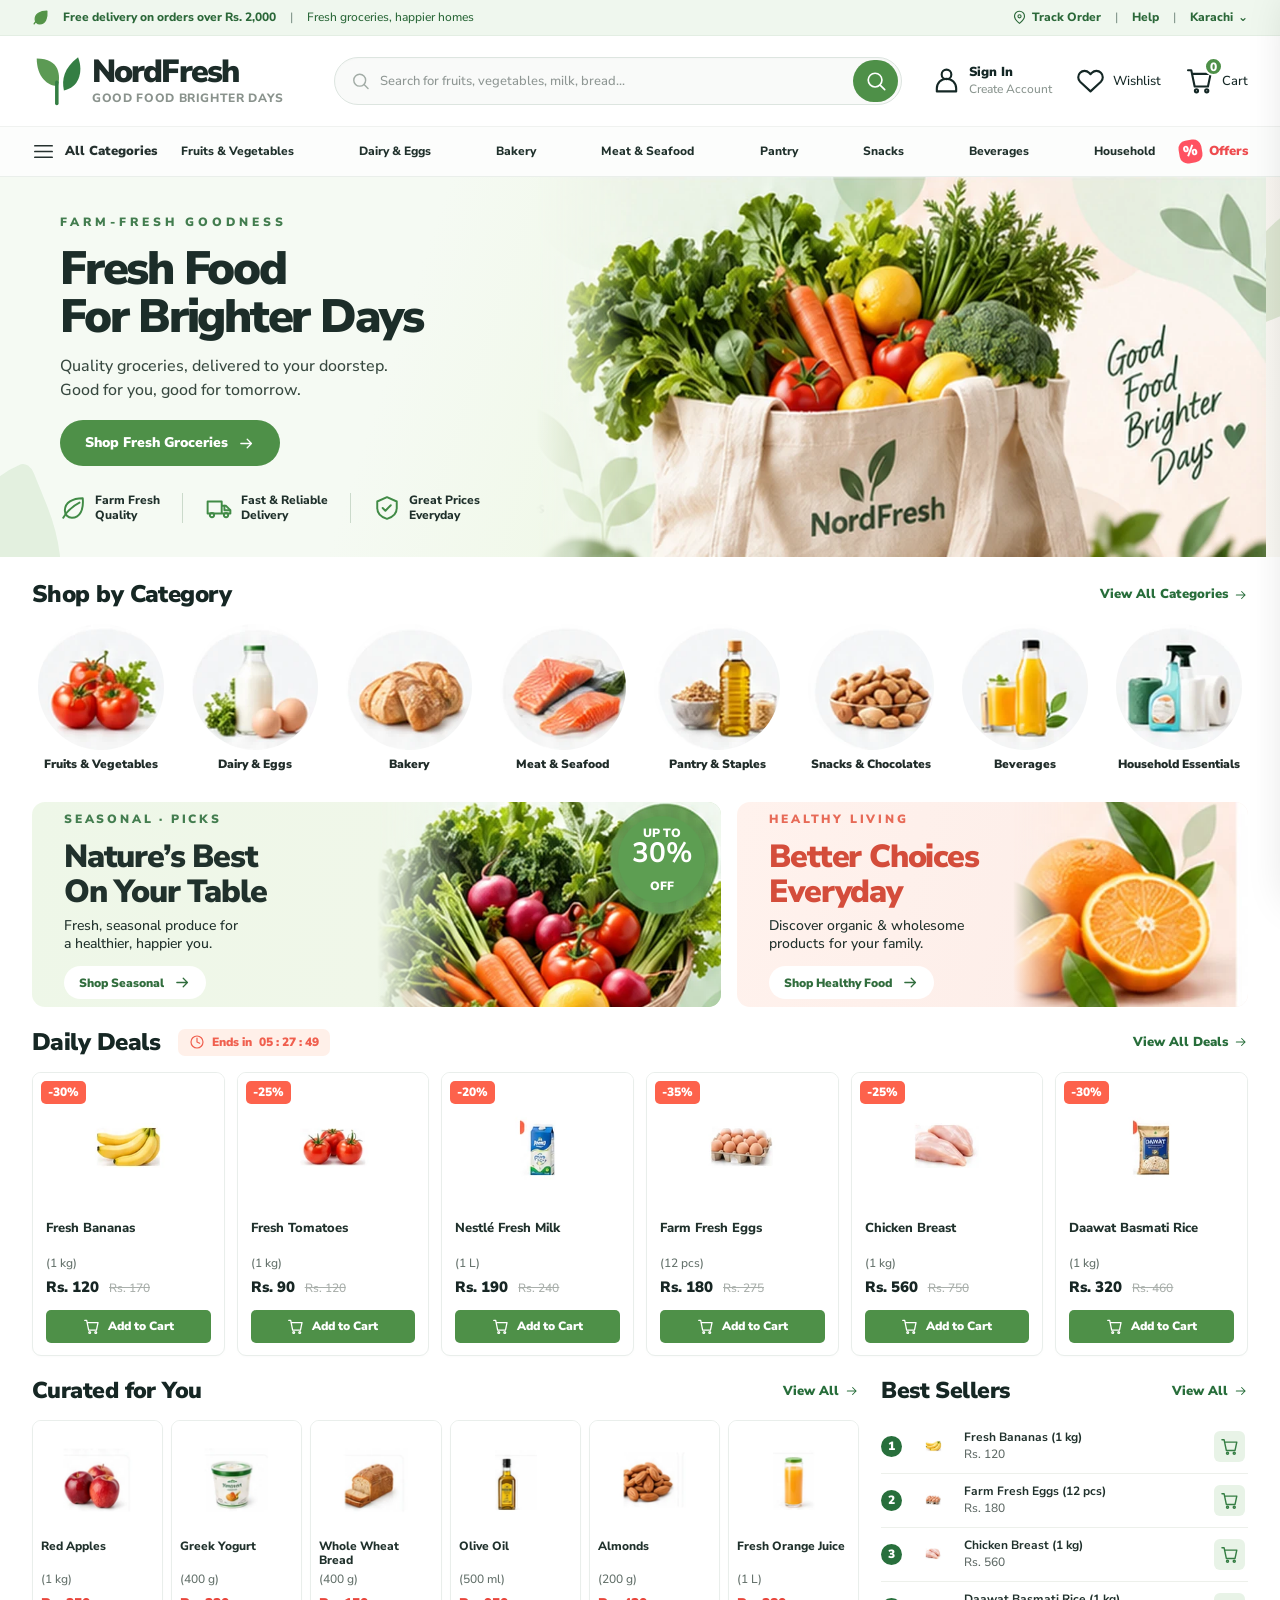
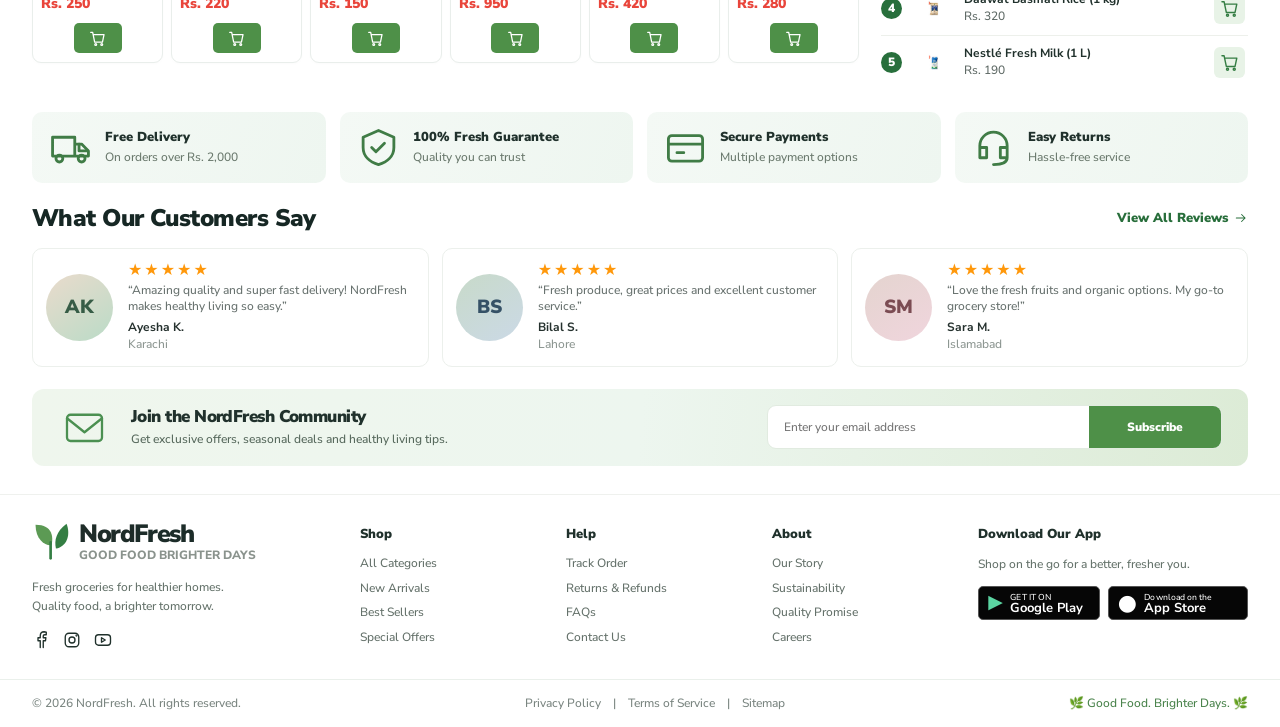
<file: index.html>
<!DOCTYPE html>

<html lang="en">
<head>
<meta charset="utf-8"/>
<meta content="width=device-width, initial-scale=1" name="viewport"/>
<meta content="#f8fbf7" name="theme-color"/>
<meta content="NordFresh — beautifully fresh groceries for brighter days. A responsive grocery store homepage demo." name="description"/>
<title>NordFresh — Good Food, Brighter Days</title>
<link href="https://fonts.googleapis.com" rel="preconnect"/>
<link crossorigin="" href="https://fonts.gstatic.com" rel="preconnect"/>
<link href="https://fonts.googleapis.com/css2?family=Nunito+Sans:wght@400;500;600;700;800;900&amp;display=swap" rel="stylesheet"/>
<link as="image" href="assets/hero-produce.webp" rel="preload" type="image/webp"/>
<link href="css/styles.css" rel="stylesheet"/>
<script defer="" src="js/catalog.js"></script><script defer="" src="js/app.js"></script>
<link href="css/storefront.css" rel="stylesheet"/></head>
<body>
<!-- Reusable icons: no external icon library, minimal runtime weight -->
<svg aria-hidden="true" class="svg-defs" xmlns="http://www.w3.org/2000/svg">
<symbol id="i-leaf" viewbox="0 0 24 24"><path d="M21 3c-9.5 0-16.5 4-16.5 11.5A6.5 6.5 0 0 0 11 21C18.5 21 22 13.5 21 3Z"></path><path d="M3 21c4-7 9-11 15-14"></path></symbol>
<symbol id="i-search" viewbox="0 0 24 24"><circle cx="11" cy="11" r="7.5"></circle><path d="m16.5 16.5 5 5"></path></symbol>
<symbol id="i-cart" viewbox="0 0 24 24"><path d="M2.5 3.5h2.7L8 17h11l2.2-10.5H5.9"></path><circle cx="9.5" cy="20.5" r="1.3"></circle><circle cx="18" cy="20.5" r="1.3"></circle></symbol>
<symbol id="i-user" viewbox="0 0 24 24"><circle cx="12" cy="7" r="4"></circle><path d="M4 21v-2.5a8 8 0 0 1 16 0V21H4Z"></path></symbol>
<symbol id="i-pin" viewbox="0 0 24 24"><path d="M20 10c0 5-8 11.5-8 11.5S4 15 4 10a8 8 0 1 1 16 0Z"></path><circle cx="12" cy="10" r="2.5"></circle></symbol>
<symbol id="i-heart" viewbox="0 0 24 24"><path d="M20.6 5.6a5.2 5.2 0 0 0-7.4 0L12 6.8l-1.2-1.2a5.2 5.2 0 0 0-7.4 7.4L12 21l8.6-8a5.2 5.2 0 0 0 0-7.4Z"></path></symbol>
<symbol id="i-menu" viewbox="0 0 24 24"><path d="M3 6h18M3 12h18M3 18h18"></path></symbol>
<symbol id="i-truck" viewbox="0 0 24 24"><path d="M1.5 6h13v11h-13zM14.5 10h4l4 4v3h-8z"></path><circle cx="5.5" cy="18.5" r="2"></circle><circle cx="18.5" cy="18.5" r="2"></circle><path d="M17 10v4h5"></path></symbol>
<symbol id="i-shield" viewbox="0 0 24 24"><path d="M12 2 21 6v6c0 5-3.8 8.5-9 10-5.2-1.5-9-5-9-10V6Z"></path><path d="m8 12 2.5 2.5 5-5"></path></symbol>
<symbol id="i-credit" viewbox="0 0 24 24"><rect height="15" rx="2" width="20" x="2" y="5"></rect><path d="M2 10h20m-15 5h4"></path></symbol>
<symbol id="i-headset" viewbox="0 0 24 24"><path d="M4 13V11a8 8 0 0 1 16 0v2M4 13v5h4v-6H5a1 1 0 0 0-1 1ZM20 13v5h-4v-6h3a1 1 0 0 1 1 1ZM20 18c0 3-4 4-8 4"></path></symbol>
<symbol id="i-clock" viewbox="0 0 24 24"><circle cx="12" cy="12" r="9"></circle><path d="M12 6v6l4 2"></path></symbol>
<symbol id="i-mail" viewbox="0 0 24 24"><rect height="15" rx="2" width="20" x="2" y="5"></rect><path d="m2 7 10 8 10-8"></path></symbol>
<symbol id="i-arrow" viewbox="0 0 24 24"><path d="M4 12h15m-6-6 6 6-6 6"></path></symbol>
<symbol id="i-close" viewbox="0 0 24 24"><path d="M5 5 19 19M19 5 5 19"></path></symbol>
<symbol id="i-minus" viewbox="0 0 24 24"><path d="M5 12h14"></path></symbol>
<symbol id="i-plus" viewbox="0 0 24 24"><path d="M5 12h14M12 5v14"></path></symbol>
<symbol id="i-facebook" viewbox="0 0 24 24"><path d="M15 22v-9h3l.5-4H15V6.8c0-1.2.4-1.8 1.9-1.8H19V1.4A23 23 0 0 0 16.2 1C13 1 11 2.9 11 6.5V9H8v4h3v9"></path></symbol>
<symbol id="i-instagram" viewbox="0 0 24 24"><rect height="18" rx="5" width="18" x="3" y="3"></rect><circle cx="12" cy="12" r="4"></circle><circle cx="18" cy="6" r=".6"></circle></symbol>
<symbol id="i-play" viewbox="0 0 24 24"><rect height="14" rx="4" width="20" x="2" y="5"></rect><path d="m10 9 5 3-5 3Z"></path></symbol>
<symbol id="i-grid" viewbox="0 0 24 24"><rect height="7" rx="1" width="7" x="3" y="3"></rect><rect height="7" rx="1" width="7" x="14" y="3"></rect><rect height="7" rx="1" width="7" x="3" y="14"></rect><rect height="7" rx="1" width="7" x="14" y="14"></rect></symbol><symbol id="i-list" viewbox="0 0 24 24"><path d="M8 6h13M8 12h13M8 18h13M3 6h.1M3 12h.1M3 18h.1"></path></symbol><symbol id="i-filter" viewbox="0 0 24 24"><path d="M4 6h16M7 12h10M10 18h4"></path></symbol><symbol id="i-chevron" viewbox="0 0 24 24"><path d="m9 6 6 6-6 6"></path></symbol><symbol id="i-star" viewbox="0 0 24 24"><path d="m12 2 3.1 6.3 7 1-5.1 5 1.2 7-6.2-3.3-6.2 3.3 1.2-7-5.1-5 7-1Z"></path></symbol><symbol id="i-check" viewbox="0 0 24 24"><path d="m4 12 5 5L20 6"></path></symbol><symbol id="i-package" viewbox="0 0 24 24"><path d="m3 7 9-4 9 4v10l-9 4-9-4V7Zm0 0 9 4 9-4m-9 4v10"></path></symbol><symbol id="i-share" viewbox="0 0 24 24"><circle cx="18" cy="5" r="2"></circle><circle cx="6" cy="12" r="2"></circle><circle cx="18" cy="19" r="2"></circle><path d="m8 11 8-5M8 13l8 5"></path></symbol><symbol id="i-sparkle" viewbox="0 0 24 24"><path d="m12 2 1.8 6.2L20 10l-6.2 1.8L12 18l-1.8-6.2L4 10l6.2-1.8L12 2Zm7 13 .9 2.1L22 18l-2.1.9L19 21l-.9-2.1L16 18l2.1-.9Z"></path></symbol><symbol id="i-rotate" viewbox="0 0 24 24"><path d="M20 7V3l-3 3a9 9 0 1 0 3 7M20 3v6h-6"></path></symbol></svg>
<a class="skip-link" href="#main">Skip to main content</a>
<div class="announcement">
<div class="wrap announcement-inner">
<div class="announce-message"><svg class="ico leaf-solid"><use href="#i-leaf"></use></svg><strong>Free delivery on orders over Rs. 2,000</strong><span class="top-divider">|</span><span class="announcement-extra">Fresh groceries, happier homes</span></div>
<div class="announce-links"><a href="track-order.html"> <svg class="ico small"><use href="#i-pin"></use></svg> Track Order</a><span>|</span><a data-demo="Help centre" href="#">Help</a><span>|</span><button class="text-control" id="cityButton" type="button">Karachi <span aria-hidden="true">⌄</span></button></div>
</div>
</div>
<header class="site-header" id="top">
<div class="wrap main-header">
<a aria-label="NordFresh home" class="brand" href="index.html">
<span aria-hidden="true" class="brand-symbol"><svg class="brand-leaf one" viewbox="0 0 44 44"><path d="M4 3C24 3 24 18 22 26 15 27 4 20 4 3Z" fill="#5c9a54"></path><path d="M39 2C27 11 25 21 27 30 39 28 44 15 39 2Z" fill="#347e43"></path><path d="M21 23v18" stroke="#347e43" stroke-linecap="round" stroke-width="3"></path></svg></span>
<span class="brand-type"><span class="brand-name">Nord<span>Fresh</span></span><small>GOOD FOOD BRIGHTER DAYS</small></span>
</a>
<form class="header-search" id="searchForm" role="search"><svg class="ico search-prefix"><use href="#i-search"></use></svg><input aria-label="Search products" autocomplete="off" id="searchInput" placeholder="Search for fruits, vegetables, milk, bread..." type="search"/><button aria-label="Search" type="submit"><svg class="ico"><use href="#i-search"></use></svg></button></form>
<div class="header-actions">
<a class="account-action" href="login.html"><svg class="ico"><use href="#i-user"></use></svg><span><strong>Sign In</strong><small>Create Account</small></span></a>
<button class="account-action wishlist-action" id="wishlistButton" type="button"><svg class="ico"><use href="#i-heart"></use></svg><span>Wishlist</span></button>
<button aria-label="Open shopping cart" class="account-action cart-action" id="openCart" type="button"><span class="cart-icon-wrap"><svg class="ico"><use href="#i-cart"></use></svg><span class="cart-count" id="cartCount">0</span></span><span>Cart</span></button>
</div>
</div>
<nav aria-label="Main navigation" class="nav-strip">
<div class="wrap nav-content">
<button aria-expanded="false" class="nav-category" id="categoryToggle" type="button"><svg class="ico"><use href="#i-menu"></use></svg> All Categories</button>
<div class="nav-links"><a href="shop.html?category=fruits">Fruits &amp; Vegetables</a><a href="shop.html?category=dairy">Dairy &amp; Eggs</a><a href="shop.html?category=bakery">Bakery</a><a href="shop.html?category=seafood">Meat &amp; Seafood</a><a href="shop.html?category=pantry">Pantry</a><a href="shop.html?category=snacks">Snacks</a><a href="shop.html?category=beverages">Beverages</a><a href="shop.html?category=household">Household</a></div>
<a class="offers-link" href="shop.html?sort=discount"><span class="offer-flower">%</span> Offers</a>
</div>
<div class="category-popover wrap" hidden="" id="categoryPopover"><div class="popover-list" id="popoverCategoryList"></div></div>
</nav>
</header>
<main id="main">
<section aria-label="Fresh groceries delivered to your door" class="hero">
<div class="wrap hero-inner">
<div aria-hidden="true" class="hero-decoration decoration-left"></div>
<div class="hero-copy"><p class="eyebrow">FARM-FRESH GOODNESS</p><h1>Fresh Food<br/>For Brighter Days</h1><p class="hero-description">Quality groceries, delivered to your doorstep.<br/>Good for you, good for tomorrow.</p><a class="btn btn-primary hero-cta" href="shop.html">Shop Fresh Groceries <svg class="ico"><use href="#i-arrow"></use></svg></a>
<div class="hero-benefits"><div><svg class="ico green"><use href="#i-leaf"></use></svg><span>Farm Fresh<br/>Quality</span></div><div><svg class="ico green"><use href="#i-truck"></use></svg><span>Fast &amp; Reliable<br/>Delivery</span></div><div><svg class="ico green"><use href="#i-shield"></use></svg><span>Great Prices<br/>Everyday</span></div></div>
</div>
<div class="hero-photo"><img alt="Reusable NordFresh grocery bag overflowing with fresh vegetables and fruits" decoding="async" fetchpriority="high" height="556" src="assets/hero-produce.webp" width="1102"/></div>
<div aria-hidden="true" class="hero-decoration decoration-right"></div>
</div>
</section>
<section class="section categories-section wrap reveal" id="categories"><div class="section-title"><h2>Shop by Category</h2><a class="view-all" href="shop.html" id="viewCategories">View All Categories <svg class="ico"><use href="#i-arrow"></use></svg></a></div><div class="categories-grid" id="categoriesGrid"></div></section>
<section aria-label="Special offers" class="wrap promo-grid section reveal">
<a class="promo promo-seasonal" data-filter="vegetables" href="shop.html?category=fruits"><div class="promo-words"><span class="eyebrow">SEASONAL · PICKS</span><h2>Nature’s Best<br/>On Your Table</h2><p>Fresh, seasonal produce for<br/>a healthier, happier you.</p><span class="btn btn-light">Shop Seasonal <svg class="ico"><use href="#i-arrow"></use></svg></span></div><img alt="Basket of fresh vegetables" decoding="async" height="364" loading="lazy" src="assets/promo-greens.webp" width="548"/><span class="discount-seal">UP TO<br/><strong>30%</strong><br/>OFF</span></a>
<a class="promo promo-healthy" data-filter="fruits" href="shop.html?category=fruits"><div class="promo-words"><span class="eyebrow">HEALTHY LIVING</span><h2>Better Choices<br/>Everyday</h2><p>Discover organic &amp; wholesome<br/>products for your family.</p><span class="btn btn-light">Shop Healthy Food <svg class="ico"><use href="#i-arrow"></use></svg></span></div><img alt="Fresh oranges with leaves" decoding="async" height="342" loading="lazy" src="assets/promo-citrus.webp" width="364"/></a>
</section>
<section class="wrap section deals-section reveal" id="deals"><div class="section-title deals-title"><div class="title-with-timer"><h2>Daily Deals</h2><span class="countdown"><svg class="ico"><use href="#i-clock"></use></svg> Ends in <span id="timer">12 : 34 : 56</span></span></div><a class="view-all" href="shop.html?sort=discount" id="showAllDeals">View All Deals <svg class="ico"><use href="#i-arrow"></use></svg></a></div><p class="search-feedback" hidden="" id="searchFeedback" role="status"></p><div class="products-grid" id="dealsGrid"></div><div class="empty-state" hidden="" id="noDeals">No products found. Try a different search or category.</div></section>
<section class="wrap section discovery-section reveal" id="featured"><div class="recommended-column"><div class="section-title"><h2>Curated for You</h2><a class="view-all" href="shop.html?sort=popular" id="showAllRecommended">View All <svg class="ico"><use href="#i-arrow"></use></svg></a></div><div class="recommended-grid" id="recommendedGrid"></div></div><div class="sellers-column"><div class="section-title"><h2>Best Sellers</h2><a class="view-all" href="#featured">View All <svg class="ico"><use href="#i-arrow"></use></svg></a></div><div class="seller-list" id="bestSellers"></div></div></section>
<section aria-label="Why shop with us" class="wrap features-grid section reveal"><div class="feature"><svg class="ico"><use href="#i-truck"></use></svg><div><strong>Free Delivery</strong><span>On orders over Rs. 2,000</span></div></div><div class="feature"><svg class="ico"><use href="#i-shield"></use></svg><div><strong>100% Fresh Guarantee</strong><span>Quality you can trust</span></div></div><div class="feature"><svg class="ico"><use href="#i-credit"></use></svg><div><strong>Secure Payments</strong><span>Multiple payment options</span></div></div><div class="feature"><svg class="ico"><use href="#i-headset"></use></svg><div><strong>Easy Returns</strong><span>Hassle-free service</span></div></div></section>
<section class="wrap section reviews-section reveal"><div class="section-title"><h2>What Our Customers Say</h2><a class="view-all" data-demo="Reviews" href="#reviews">View All Reviews <svg class="ico"><use href="#i-arrow"></use></svg></a></div><div class="reviews-grid" id="reviews"><article class="review-card"><div class="review-avatar avatar-one">AK</div><div><div aria-label="5 out of 5 stars" class="stars">★★★★★</div><p>“Amazing quality and super fast delivery! NordFresh makes healthy living so easy.”</p><strong>Ayesha K.</strong><small>Karachi</small></div></article><article class="review-card"><div class="review-avatar avatar-two">BS</div><div><div aria-label="5 out of 5 stars" class="stars">★★★★★</div><p>“Fresh produce, great prices and excellent customer service.”</p><strong>Bilal S.</strong><small>Lahore</small></div></article><article class="review-card"><div class="review-avatar avatar-three">SM</div><div><div aria-label="5 out of 5 stars" class="stars">★★★★★</div><p>“Love the fresh fruits and organic options. My go-to grocery store!”</p><strong>Sara M.</strong><small>Islamabad</small></div></article></div></section>
<section aria-labelledby="subscribeHeading" class="wrap subscribe-section section reveal"><div class="subscribe-illustration"><svg class="ico"><use href="#i-mail"></use></svg></div><div class="subscribe-text"><h2 id="subscribeHeading">Join the NordFresh Community</h2><p>Get exclusive offers, seasonal deals and healthy living tips.</p></div><form class="subscribe-form" id="newsletterForm"><label class="sr-only" for="newsletterEmail">Your email address</label><input id="newsletterEmail" placeholder="Enter your email address" required="" type="email"/><button class="btn btn-primary" type="submit">Subscribe</button></form></section>
</main>
<footer class="site-footer"><div class="wrap footer-main"><div class="footer-about"><a class="brand footer-brand" href="index.html"><span aria-hidden="true" class="brand-symbol"><svg viewbox="0 0 44 44"><path d="M4 3C24 3 24 18 22 26 15 27 4 20 4 3Z" fill="#5c9a54"></path><path d="M39 2C27 11 25 21 27 30 39 28 44 15 39 2Z" fill="#347e43"></path><path d="M21 23v18" stroke="#347e43" stroke-linecap="round" stroke-width="3"></path></svg></span><span class="brand-type"><span class="brand-name">Nord<span>Fresh</span></span><small>GOOD FOOD BRIGHTER DAYS</small></span></a><p>Fresh groceries for healthier homes.<br/>Quality food, a brighter tomorrow.</p><div class="social-links"><a aria-label="Facebook" data-demo="Facebook" href="#"><svg class="ico"><use href="#i-facebook"></use></svg></a><a aria-label="Instagram" data-demo="Instagram" href="#"><svg class="ico"><use href="#i-instagram"></use></svg></a><a aria-label="YouTube" data-demo="YouTube" href="#"><svg class="ico"><use href="#i-play"></use></svg></a></div></div><div class="footer-col"><h3>Shop</h3><a href="shop.html">All Categories</a><a href="shop.html">New Arrivals</a><a href="shop.html">Best Sellers</a><a href="shop.html">Special Offers</a></div><div class="footer-col"><h3>Help</h3><a href="track-order.html">Track Order</a><a data-demo="Returns and refunds" href="#">Returns &amp; Refunds</a><a data-demo="FAQs" href="#">FAQs</a><a data-demo="Contact" href="#">Contact Us</a></div><div class="footer-col"><h3>About</h3><a data-demo="Our story" href="#">Our Story</a><a data-demo="Sustainability" href="#">Sustainability</a><a data-demo="Quality promise" href="#">Quality Promise</a><a data-demo="Careers" href="#">Careers</a></div><div class="footer-col footer-app"><h3>Download Our App</h3><p>Shop on the go for a better, fresher you.</p><div class="store-badges"><a data-demo="Google Play" href="#"><span class="badge-play">▶</span><span><small>GET IT ON</small><strong>Google Play</strong></span></a><a data-demo="App Store" href="#"><span class="badge-apple">●</span><span><small>Download on the</small><strong>App Store</strong></span></a></div></div></div><div class="footer-bottom"><div class="wrap"><span>© 2026 NordFresh. All rights reserved.</span><div><a data-demo="Privacy policy" href="#">Privacy Policy</a><span>|</span><a data-demo="Terms of service" href="#">Terms of Service</a><span>|</span><a data-demo="Sitemap" href="#">Sitemap</a></div><span class="footer-tagline">🌿 Good Food. Brighter Days. 🌿</span></div></div></footer>
<nav aria-label="Quick navigation" class="mobile-bottom-nav"><a href="index.html"><svg class="ico"><use href="#i-leaf"></use></svg><span>Home</span></a><a href="shop.html"><svg class="ico"><use href="#i-menu"></use></svg><span>Shop</span></a><button id="mobileCart" type="button"><svg class="ico"><use href="#i-cart"></use></svg><span>Cart</span></button><a href="login.html"><svg class="ico"><use href="#i-user"></use></svg><span>Account</span></a></nav>
<div class="drawer-overlay" hidden="" id="cartBackdrop"></div>
<aside aria-hidden="true" aria-labelledby="cartDrawerTitle" aria-modal="true" class="cart-drawer" id="cartDrawer" role="dialog"><div class="drawer-header"><h2 id="cartDrawerTitle">Your Cart <span id="drawerCount">(0)</span></h2><button aria-label="Close cart" id="closeCart" type="button"><svg class="ico"><use href="#i-close"></use></svg></button></div><div class="drawer-items" id="cartItems"></div><div class="drawer-footer"><div class="subtotal"><span>Subtotal</span><strong id="cartSubtotal">Rs. 0</strong></div><p>Shipping calculated at checkout.</p><button class="btn btn-primary" id="checkoutButton" type="button">Proceed to Checkout <svg class="ico"><use href="#i-arrow"></use></svg></button></div></aside>
<div aria-live="polite" class="toast" id="toast" role="status"></div>
</body>
</html>
</file>
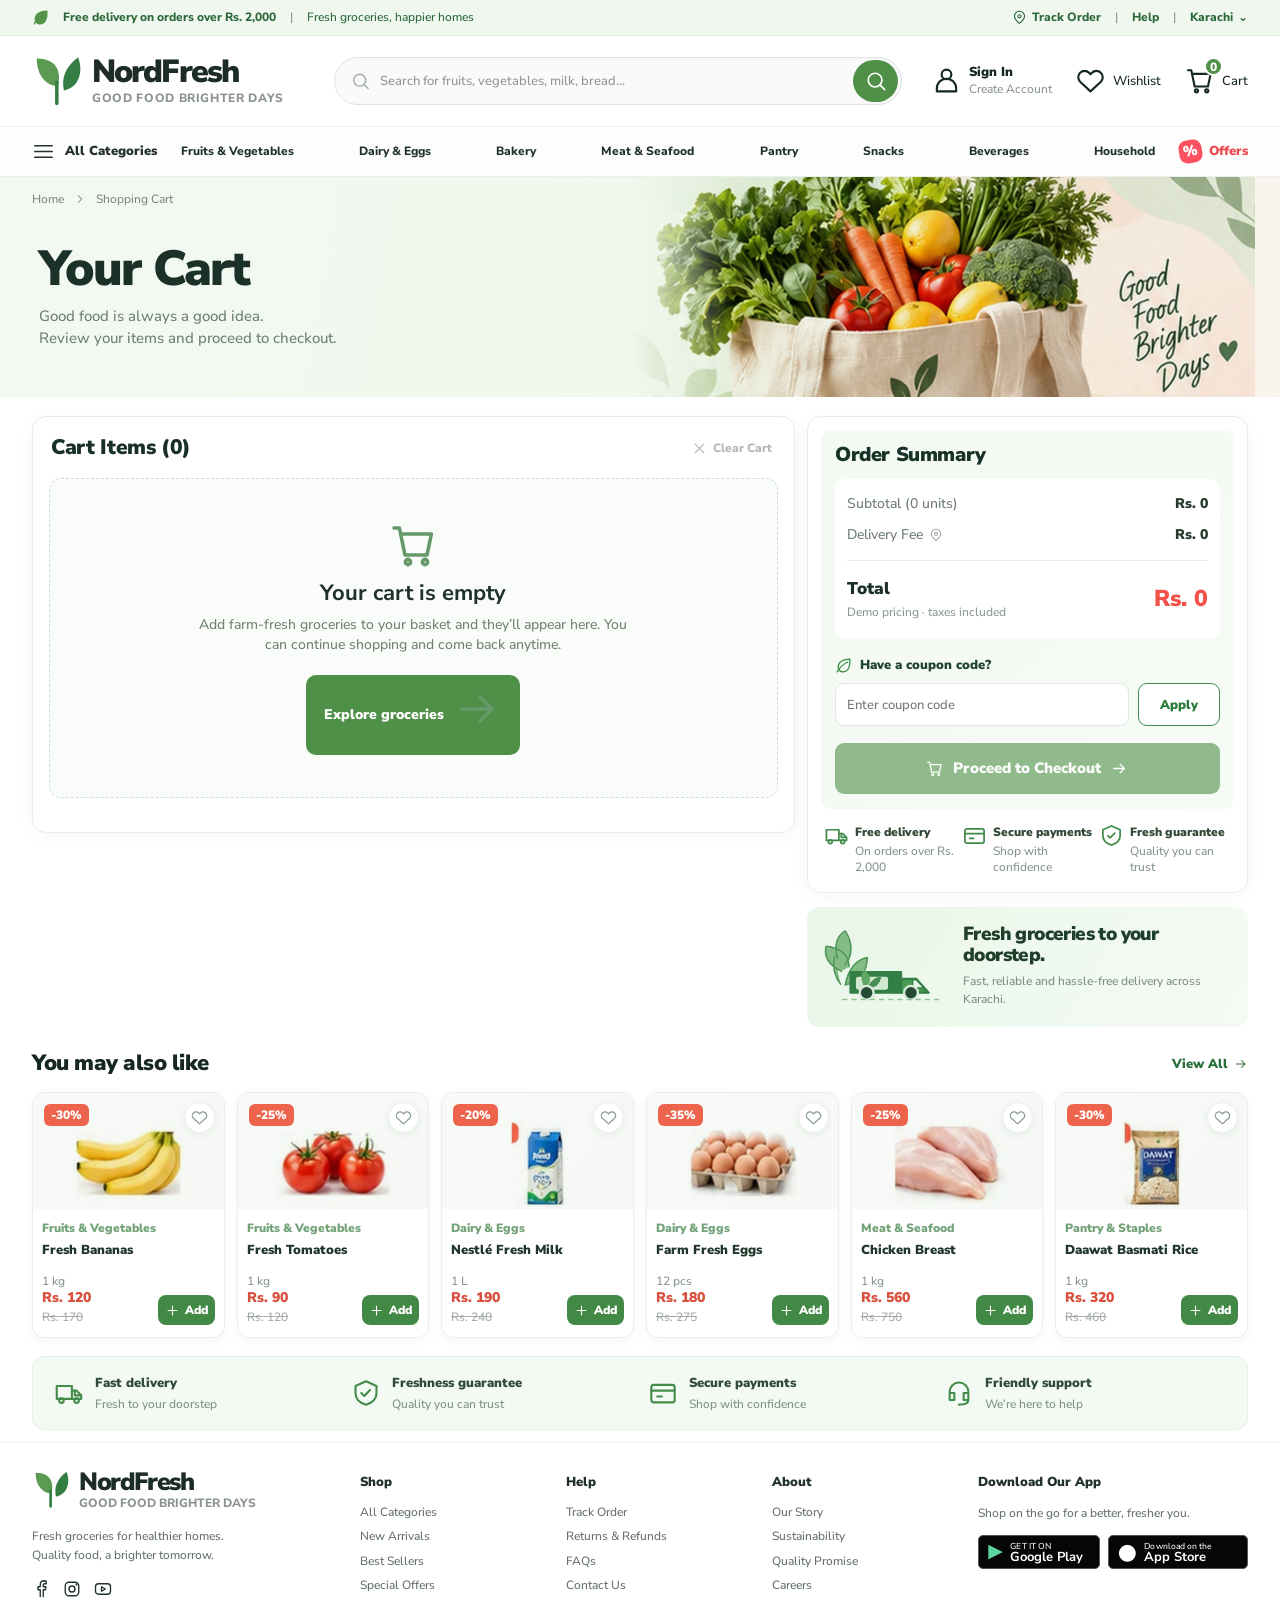
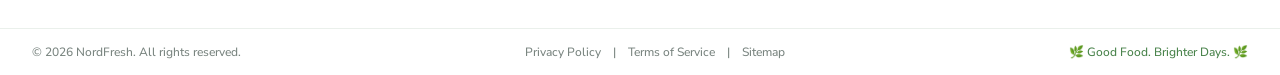
<file: cart.html>
<!doctype html>
<html lang="en">
<head>
  <meta charset="UTF-8" />
  <meta name="viewport" content="width=device-width, initial-scale=1" />
  <meta name="theme-color" content="#f8fbf7" />
  <meta name="description" content="Review your NordFresh cart and continue to checkout." />
  <title>Shopping Cart | NordFresh</title>
  <link rel="preconnect" href="https://fonts.googleapis.com" />
  <link rel="preconnect" href="https://fonts.gstatic.com" crossorigin />
  <link href="https://fonts.googleapis.com/css2?family=Nunito+Sans:wght@400;500;600;700;800;900&display=swap" rel="stylesheet" />
  <link rel="stylesheet" href="css/styles.css" />
  <link rel="stylesheet" href="css/storefront.css" />
  <link rel="stylesheet" href="css/cart.css" />
  <script defer src="js/catalog.js"></script>
  <script defer src="js/cart.js"></script>
</head>
<body data-page="cart">
  <svg aria-hidden="true" class="svg-defs" xmlns="http://www.w3.org/2000/svg">
    <symbol id="i-leaf" viewBox="0 0 24 24"><path d="M21 3c-9.5 0-16.5 4-16.5 11.5A6.5 6.5 0 0 0 11 21C18.5 21 22 13.5 21 3Z"></path><path d="M3 21c4-7 9-11 15-14"></path></symbol>
    <symbol id="i-search" viewBox="0 0 24 24"><circle cx="11" cy="11" r="7.5"></circle><path d="m16.5 16.5 5 5"></path></symbol>
    <symbol id="i-cart" viewBox="0 0 24 24"><path d="M2.5 3.5h2.7L8 17h11l2.2-10.5H5.9"></path><circle cx="9.5" cy="20.5" r="1.3"></circle><circle cx="18" cy="20.5" r="1.3"></circle></symbol>
    <symbol id="i-user" viewBox="0 0 24 24"><circle cx="12" cy="7" r="4"></circle><path d="M4 21v-2.5a8 8 0 0 1 16 0V21H4Z"></path></symbol>
    <symbol id="i-pin" viewBox="0 0 24 24"><path d="M20 10c0 5-8 11.5-8 11.5S4 15 4 10a8 8 0 1 1 16 0Z"></path><circle cx="12" cy="10" r="2.5"></circle></symbol>
    <symbol id="i-heart" viewBox="0 0 24 24"><path d="M20.6 5.6a5.2 5.2 0 0 0-7.4 0L12 6.8l-1.2-1.2a5.2 5.2 0 0 0-7.4 7.4L12 21l8.6-8a5.2 5.2 0 0 0 0-7.4Z"></path></symbol>
    <symbol id="i-menu" viewBox="0 0 24 24"><path d="M3 6h18M3 12h18M3 18h18"></path></symbol>
    <symbol id="i-truck" viewBox="0 0 24 24"><path d="M1.5 6h13v11h-13zM14.5 10h4l4 4v3h-8z"></path><circle cx="5.5" cy="18.5" r="2"></circle><circle cx="18.5" cy="18.5" r="2"></circle><path d="M17 10v4h5"></path></symbol>
    <symbol id="i-shield" viewBox="0 0 24 24"><path d="M12 2 21 6v6c0 5-3.8 8.5-9 10-5.2-1.5-9-5-9-10V6Z"></path><path d="m8 12 2.5 2.5 5-5"></path></symbol>
    <symbol id="i-credit" viewBox="0 0 24 24"><rect height="15" rx="2" width="20" x="2" y="5"></rect><path d="M2 10h20m-15 5h4"></path></symbol>
    <symbol id="i-headset" viewBox="0 0 24 24"><path d="M4 13V11a8 8 0 0 1 16 0v2M4 13v5h4v-6H5a1 1 0 0 0-1 1ZM20 13v5h-4v-6h3a1 1 0 0 1 1 1ZM20 18c0 3-4 4-8 4"></path></symbol>
    <symbol id="i-mail" viewBox="0 0 24 24"><rect height="15" rx="2" width="20" x="2" y="5"></rect><path d="m2 7 10 8 10-8"></path></symbol>
    <symbol id="i-arrow" viewBox="0 0 24 24"><path d="M4 12h15m-6-6 6 6-6 6"></path></symbol>
    <symbol id="i-close" viewBox="0 0 24 24"><path d="M5 5 19 19M19 5 5 19"></path></symbol>
    <symbol id="i-trash" viewBox="0 0 24 24"><path d="M3 6h18M8 6V4h8v2m3 0-1 15H6L5 6m5 4v7m4-7v7" stroke="currentColor" fill="none" stroke-width="1.8" stroke-linecap="round" stroke-linejoin="round"></path></symbol>
    <symbol id="i-minus" viewBox="0 0 24 24"><path d="M5 12h14"></path></symbol>
    <symbol id="i-plus" viewBox="0 0 24 24"><path d="M5 12h14M12 5v14"></path></symbol>
    <symbol id="i-facebook" viewBox="0 0 24 24"><path d="M15 22v-9h3l.5-4H15V6.8c0-1.2.4-1.8 1.9-1.8H19V1.4A23 23 0 0 0 16.2 1C13 1 11 2.9 11 6.5V9H8v4h3v9"></path></symbol>
    <symbol id="i-instagram" viewBox="0 0 24 24"><rect height="18" rx="5" width="18" x="3" y="3"></rect><circle cx="12" cy="12" r="4"></circle><circle cx="18" cy="6" r=".6"></circle></symbol>
    <symbol id="i-play" viewBox="0 0 24 24"><rect height="14" rx="4" width="20" x="2" y="5"></rect><path d="m10 9 5 3-5 3Z"></path></symbol>
    <symbol id="i-chevron" viewBox="0 0 24 24"><path d="m9 6 6 6-6 6"></path></symbol>
    <symbol id="i-star" viewBox="0 0 24 24"><path d="m12 2 3.1 6.3 7 1-5.1 5 1.2 7-6.2-3.3-6.2 3.3 1.2-7-5.1-5 7-1Z"></path></symbol>
  </svg>

  <a href="#main" class="skip-link">Skip to main content</a>

  <div class="announcement">
    <div class="wrap announcement-inner">
      <div class="announce-message"><svg class="ico leaf-solid"><use href="#i-leaf"></use></svg><strong>Free delivery on orders over Rs. 2,000</strong><span class="top-divider">|</span><span class="announcement-extra">Fresh groceries, happier homes</span></div>
      <div class="announce-links"><a href="track-order.html"><svg class="ico small"><use href="#i-pin"></use></svg> Track Order</a><span>|</span><a data-demo="Help centre" href="#">Help</a><span>|</span><button class="text-control" id="cityButton" type="button">Karachi <span aria-hidden="true">⌄</span></button></div>
    </div>
  </div>

  <header class="site-header" id="top">
    <div class="wrap main-header">
      <a aria-label="NordFresh home" class="brand" href="index.html">
        <span aria-hidden="true" class="brand-symbol"><svg class="brand-leaf one" viewBox="0 0 44 44"><path d="M4 3C24 3 24 18 22 26 15 27 4 20 4 3Z" fill="#5c9a54"></path><path d="M39 2C27 11 25 21 27 30 39 28 44 15 39 2Z" fill="#347e43"></path><path d="M21 23v18" stroke="#347e43" stroke-linecap="round" stroke-width="3"></path></svg></span>
        <span class="brand-type"><span class="brand-name">Nord<span>Fresh</span></span><small>GOOD FOOD BRIGHTER DAYS</small></span>
      </a>
      <form class="header-search" id="searchForm" role="search"><svg class="ico search-prefix"><use href="#i-search"></use></svg><input aria-label="Search products" autocomplete="off" id="searchInput" placeholder="Search for fruits, vegetables, milk, bread..." type="search" /><button aria-label="Search" type="submit"><svg class="ico"><use href="#i-search"></use></svg></button></form>
      <div class="header-actions">
        <a class="account-action" href="login.html"><svg class="ico"><use href="#i-user"></use></svg><span><strong>Sign In</strong><small>Create Account</small></span></a>
        <button class="account-action wishlist-action" id="wishlistButton" type="button"><svg class="ico"><use href="#i-heart"></use></svg><span>Wishlist</span></button>
        <button aria-label="Open shopping cart" class="account-action cart-action" id="openCart" type="button"><span class="cart-icon-wrap"><svg class="ico"><use href="#i-cart"></use></svg><span class="cart-count" id="cartCount">0</span></span><span>Cart</span></button>
      </div>
    </div>
    <nav aria-label="Main navigation" class="nav-strip">
      <div class="wrap nav-content">
        <button aria-expanded="false" class="nav-category" id="categoryToggle" type="button"><svg class="ico"><use href="#i-menu"></use></svg> All Categories</button>
        <div class="nav-links"><a href="shop.html?category=fruits">Fruits &amp; Vegetables</a><a href="shop.html?category=dairy">Dairy &amp; Eggs</a><a href="shop.html?category=bakery">Bakery</a><a href="shop.html?category=seafood">Meat &amp; Seafood</a><a href="shop.html?category=pantry">Pantry</a><a href="shop.html?category=snacks">Snacks</a><a href="shop.html?category=beverages">Beverages</a><a href="shop.html?category=household">Household</a></div>
        <a class="offers-link" href="shop.html?sort=discount"><span class="offer-flower">%</span> Offers</a>
      </div>
      <div class="category-popover wrap" hidden id="categoryPopover"><div class="popover-list" id="popoverCategoryList"></div></div>
    </nav>
  </header>

  <main id="main" class="cart-main">
    <section class="cart-hero">
      <div class="wrap">
        <nav class="cart-breadcrumbs" aria-label="Breadcrumb">
          <a href="index.html">Home</a><svg class="ico"><use href="#i-chevron"></use></svg><span>Shopping Cart</span>
        </nav>
      </div>
      <div class="wrap cart-hero-inner">
        <div class="cart-hero-copy">
          
          <h1>Your Cart</h1>
          <p>Good food is always a good idea.<br />Review your items and proceed to checkout.</p>
          
        </div>
        <div class="cart-hero-media">
          
          <img src="assets/hero-produce.webp" alt="NordFresh grocery bag filled with vegetables and fruits" width="1102" height="556" decoding="async" fetchpriority="high" />
          
        </div>
      </div>
    </section>

    <div class="wrap cart-layout">
      <section class="cart-card" aria-labelledby="cartItemsHeading">
        <div class="cart-card-header">
          <h2 id="cartItemsHeading">Cart Items (<span id="cartItemCountLabel">0</span>)</h2>
          <button id="clearCartPage" type="button"><svg class="ico"><use href="#i-close"></use></svg> Clear Cart</button>
        </div>
        <div class="cart-items" id="cartPageItems"></div>
      </section>

      <aside class="summary-stack">
        <section class="summary-card" id="summaryPanel" aria-labelledby="summaryHeading">
          <div class="summary-top">
          <h2 id="summaryHeading">Order Summary</h2>
          <div class="summary-amount-panel">
          <div class="summary-lines">
            <div class="summary-line"><span>Subtotal (<span id="summaryItemCount">0</span> units)</span><strong id="summarySubtotal">Rs. 0</strong></div>
            <div class="summary-line muted"><span>Delivery Fee <svg class="ico"><use href="#i-pin"></use></svg></span><strong id="summaryDelivery">Rs. 0</strong></div>
            <div class="summary-line savings-row" id="savingsRow"><span>Product savings</span><strong id="summaryDiscount">Rs. 0</strong></div>
            <div class="summary-line coupon-row" id="couponRow" hidden><span>Coupon discount</span><strong id="summaryCoupon">Rs. 0</strong></div>
          </div>
          <div class="summary-total">
            <div><strong>Total</strong><small>Demo pricing · taxes included</small></div>
            <div class="total-amount" id="summaryTotal">Rs. 0</div>
          </div>
          </div>
          <div class="coupon-title"><svg class="ico"><use href="#i-leaf"></use></svg> Have a coupon code?</div>
          <form class="coupon-form" id="couponForm">
            <input id="couponInput" type="text" placeholder="Enter coupon code" aria-label="Coupon code" />
            <button type="submit">Apply</button>
          </form>
          <div class="coupon-note" id="couponNote"></div>
          <button class="btn btn-primary checkout-btn" id="checkoutCart" type="button"><svg class="ico"><use href="#i-cart"></use></svg> Proceed to Checkout <svg class="ico"><use href="#i-arrow"></use></svg></button>
          </div>
          <div class="summary-feature-list">
            <div class="summary-feature"><svg class="ico"><use href="#i-truck"></use></svg><div><strong>Free delivery</strong><span>On orders over Rs. 2,000</span></div></div>
            <div class="summary-feature"><svg class="ico"><use href="#i-credit"></use></svg><div><strong>Secure payments</strong><span>Shop with confidence</span></div></div>
            <div class="summary-feature"><svg class="ico"><use href="#i-shield"></use></svg><div><strong>Fresh guarantee</strong><span>Quality you can trust</span></div></div>
          </div>
        </section>

        <section class="cart-promo-card" aria-label="Promotional message">
          <div class="cart-promo-card-inner">
            <img class="cart-delivery-illustration" src="assets/cart-delivery-truck.svg" alt="Green grocery delivery truck" width="156" height="110">
            <div>
              <h3>Fresh groceries to your doorstep.</h3>
              <p>Fast, reliable and hassle-free delivery across Karachi.</p>
            </div>
          </div>
        </section>
      </aside>
    </div>

    <section class="wrap cart-recommend section" aria-labelledby="recommendHeading">
      <div class="section-title">
        <h2 id="recommendHeading">You may also like</h2>
        <a class="view-all" href="shop.html">View All <svg class="ico"><use href="#i-arrow"></use></svg></a>
      </div>
      <div class="cart-recommend-grid" id="cartRecommendations"></div>
    </section>

    <section class="wrap cart-bottom-benefits" aria-label="Service highlights">
      <article><svg class="ico"><use href="#i-truck"></use></svg><div><strong>Fast delivery</strong><p>Fresh to your doorstep</p></div></article>
      <article><svg class="ico"><use href="#i-shield"></use></svg><div><strong>Freshness guarantee</strong><p>Quality you can trust</p></div></article>
      <article><svg class="ico"><use href="#i-credit"></use></svg><div><strong>Secure payments</strong><p>Shop with confidence</p></div></article>
      <article><svg class="ico"><use href="#i-headset"></use></svg><div><strong>Friendly support</strong><p>We’re here to help</p></div></article>
    </section>
  </main>

  <footer class="site-footer"><div class="wrap footer-main"><div class="footer-about"><a class="brand footer-brand" href="index.html"><span aria-hidden="true" class="brand-symbol"><svg viewBox="0 0 44 44"><path d="M4 3C24 3 24 18 22 26 15 27 4 20 4 3Z" fill="#5c9a54"></path><path d="M39 2C27 11 25 21 27 30 39 28 44 15 39 2Z" fill="#347e43"></path><path d="M21 23v18" stroke="#347e43" stroke-linecap="round" stroke-width="3"></path></svg></span><span class="brand-type"><span class="brand-name">Nord<span>Fresh</span></span><small>GOOD FOOD BRIGHTER DAYS</small></span></a><p>Fresh groceries for healthier homes.<br />Quality food, a brighter tomorrow.</p><div class="social-links"><a aria-label="Facebook" data-demo="Facebook" href="#"><svg class="ico"><use href="#i-facebook"></use></svg></a><a aria-label="Instagram" data-demo="Instagram" href="#"><svg class="ico"><use href="#i-instagram"></use></svg></a><a aria-label="YouTube" data-demo="YouTube" href="#"><svg class="ico"><use href="#i-play"></use></svg></a></div></div><div class="footer-col"><h3>Shop</h3><a href="shop.html">All Categories</a><a href="shop.html">New Arrivals</a><a href="shop.html">Best Sellers</a><a href="shop.html">Special Offers</a></div><div class="footer-col"><h3>Help</h3><a href="track-order.html">Track Order</a><a data-demo="Returns and refunds" href="#">Returns &amp; Refunds</a><a data-demo="FAQs" href="#">FAQs</a><a data-demo="Contact" href="#">Contact Us</a></div><div class="footer-col"><h3>About</h3><a data-demo="Our story" href="#">Our Story</a><a data-demo="Sustainability" href="#">Sustainability</a><a data-demo="Quality promise" href="#">Quality Promise</a><a data-demo="Careers" href="#">Careers</a></div><div class="footer-col footer-app"><h3>Download Our App</h3><p>Shop on the go for a better, fresher you.</p><div class="store-badges"><a data-demo="Google Play" href="#"><span class="badge-play">▶</span><span><small>GET IT ON</small><strong>Google Play</strong></span></a><a data-demo="App Store" href="#"><span class="badge-apple">●</span><span><small>Download on the</small><strong>App Store</strong></span></a></div></div></div><div class="footer-bottom"><div class="wrap"><span>© 2026 NordFresh. All rights reserved.</span><div><a data-demo="Privacy policy" href="#">Privacy Policy</a><span>|</span><a data-demo="Terms of service" href="#">Terms of Service</a><span>|</span><a data-demo="Sitemap" href="#">Sitemap</a></div><span class="footer-tagline">🌿 Good Food. Brighter Days. 🌿</span></div></div></footer>

  <nav aria-label="Quick navigation" class="mobile-bottom-nav"><a href="index.html"><svg class="ico"><use href="#i-leaf"></use></svg><span>Home</span></a><a href="shop.html"><svg class="ico"><use href="#i-menu"></use></svg><span>Shop</span></a><button id="mobileCart" type="button"><svg class="ico"><use href="#i-cart"></use></svg><span>Cart</span></button><a href="login.html"><svg class="ico"><use href="#i-user"></use></svg><span>Account</span></a></nav>
  <div aria-live="polite" class="toast" id="toast" role="status"></div>
</body>
</html>
</file>
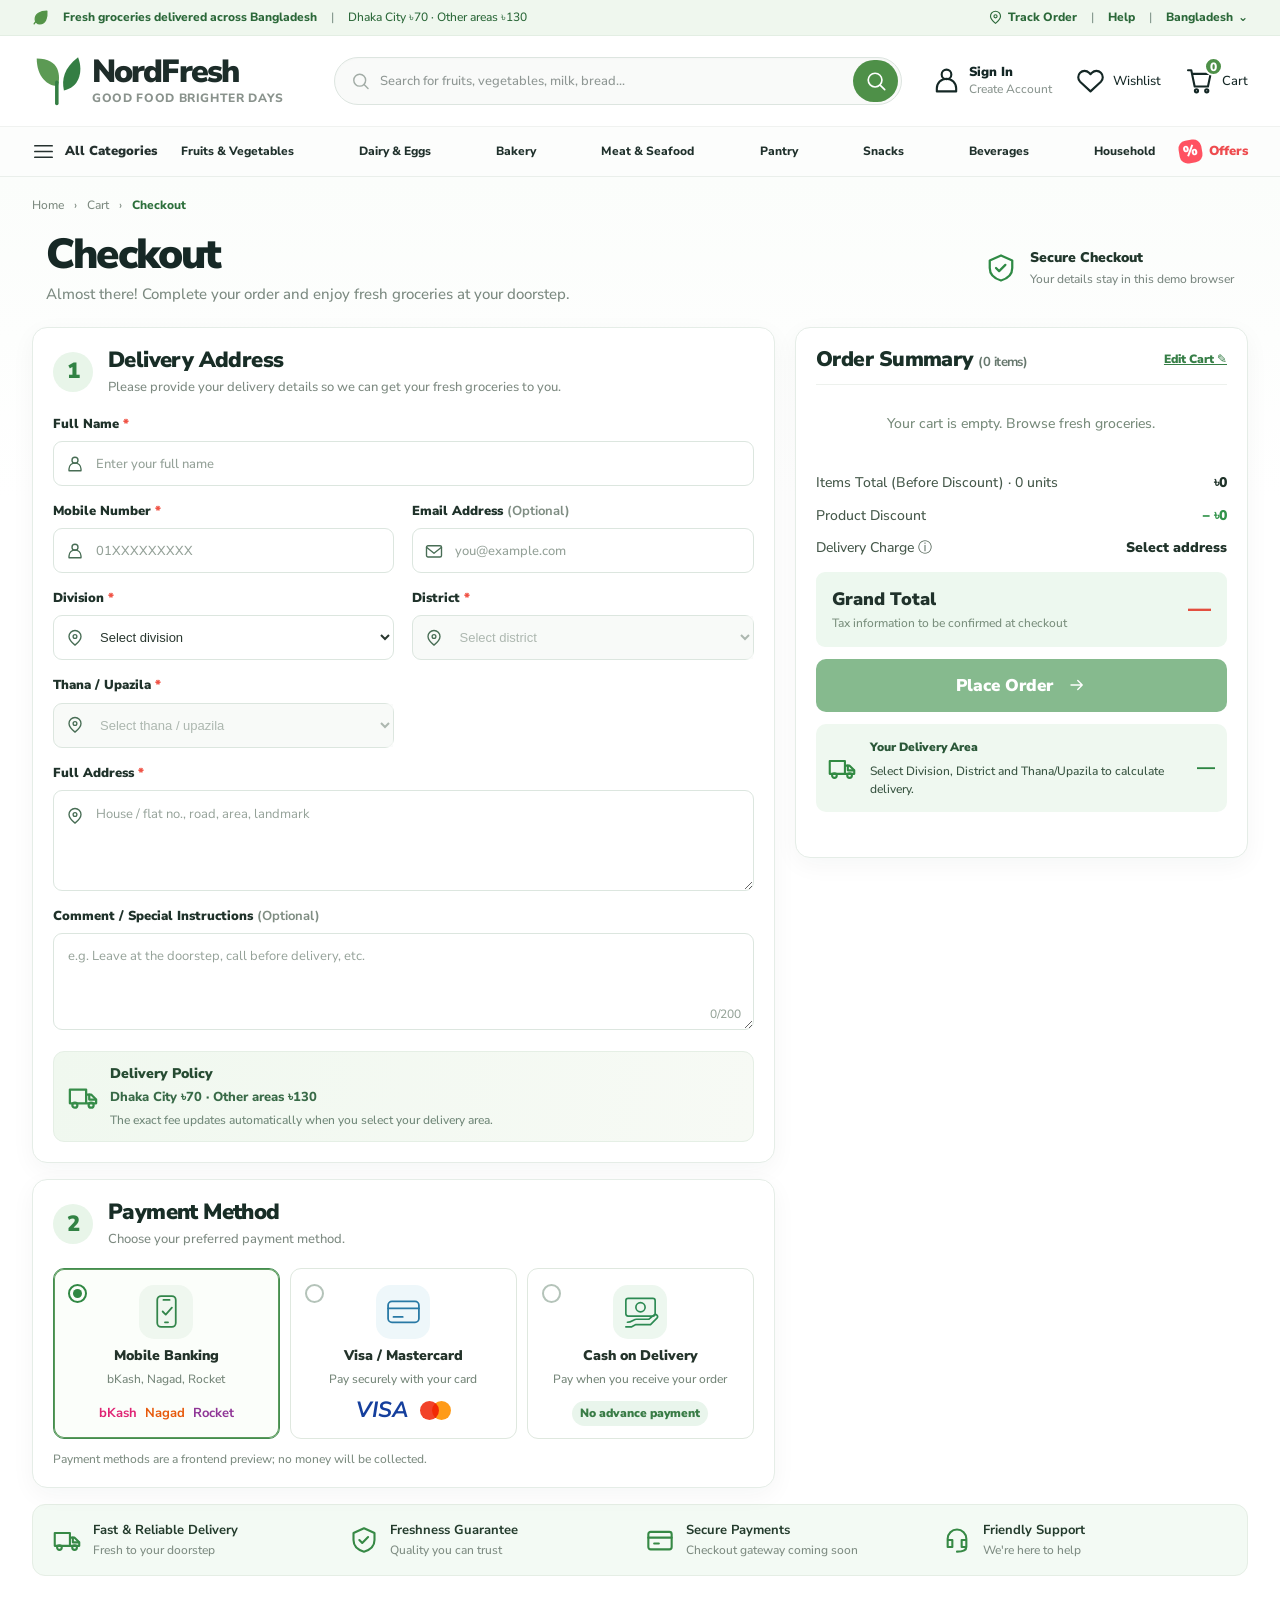
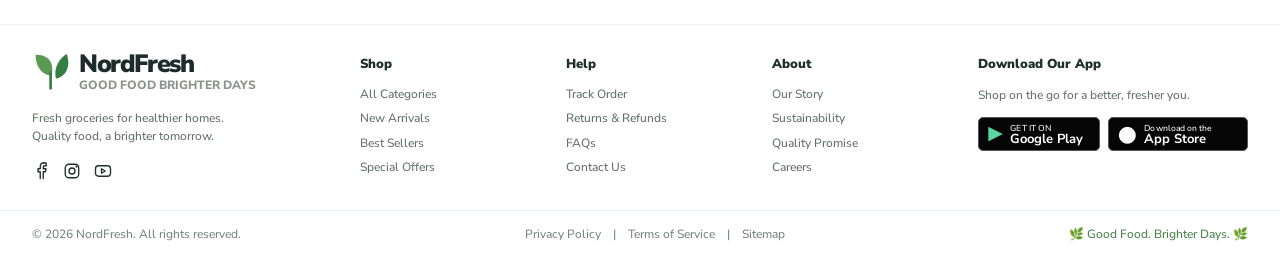
<file: checkout.html>
<!doctype html><html lang="en"><head><meta charset="UTF-8"><meta name="viewport" content="width=device-width, initial-scale=1"><meta name="theme-color" content="#f8fbf7"><meta name="description" content="NordFresh checkout with Bangladesh delivery address and cart order review."><title>Checkout | NordFresh</title><link rel="preconnect" href="https://fonts.googleapis.com"><link rel="preconnect" href="https://fonts.gstatic.com" crossorigin><link href="https://fonts.googleapis.com/css2?family=Nunito+Sans:wght@400;500;600;700;800;900&display=swap" rel="stylesheet"><link href="css/styles.css" rel="stylesheet"><link href="css/storefront.css" rel="stylesheet"><link href="css/checkout.css" rel="stylesheet"><script defer src="js/catalog.js"></script><script defer src="js/bd-locations.js"></script><script defer src="js/checkout.js"></script></head><body data-page="checkout"><svg aria-hidden="true" class="svg-defs" xmlns="http://www.w3.org/2000/svg">
<symbol id="i-leaf" viewbox="0 0 24 24"><path d="M21 3c-9.5 0-16.5 4-16.5 11.5A6.5 6.5 0 0 0 11 21C18.5 21 22 13.5 21 3Z"></path><path d="M3 21c4-7 9-11 15-14"></path></symbol>
<symbol id="i-search" viewbox="0 0 24 24"><circle cx="11" cy="11" r="7.5"></circle><path d="m16.5 16.5 5 5"></path></symbol>
<symbol id="i-cart" viewbox="0 0 24 24"><path d="M2.5 3.5h2.7L8 17h11l2.2-10.5H5.9"></path><circle cx="9.5" cy="20.5" r="1.3"></circle><circle cx="18" cy="20.5" r="1.3"></circle></symbol>
<symbol id="i-user" viewbox="0 0 24 24"><circle cx="12" cy="7" r="4"></circle><path d="M4 21v-2.5a8 8 0 0 1 16 0V21H4Z"></path></symbol>
<symbol id="i-pin" viewbox="0 0 24 24"><path d="M20 10c0 5-8 11.5-8 11.5S4 15 4 10a8 8 0 1 1 16 0Z"></path><circle cx="12" cy="10" r="2.5"></circle></symbol>
<symbol id="i-heart" viewbox="0 0 24 24"><path d="M20.6 5.6a5.2 5.2 0 0 0-7.4 0L12 6.8l-1.2-1.2a5.2 5.2 0 0 0-7.4 7.4L12 21l8.6-8a5.2 5.2 0 0 0 0-7.4Z"></path></symbol>
<symbol id="i-menu" viewbox="0 0 24 24"><path d="M3 6h18M3 12h18M3 18h18"></path></symbol>
<symbol id="i-truck" viewbox="0 0 24 24"><path d="M1.5 6h13v11h-13zM14.5 10h4l4 4v3h-8z"></path><circle cx="5.5" cy="18.5" r="2"></circle><circle cx="18.5" cy="18.5" r="2"></circle><path d="M17 10v4h5"></path></symbol>
<symbol id="i-shield" viewbox="0 0 24 24"><path d="M12 2 21 6v6c0 5-3.8 8.5-9 10-5.2-1.5-9-5-9-10V6Z"></path><path d="m8 12 2.5 2.5 5-5"></path></symbol>
<symbol id="i-credit" viewbox="0 0 24 24"><rect height="15" rx="2" width="20" x="2" y="5"></rect><path d="M2 10h20m-15 5h4"></path></symbol>
<symbol id="i-headset" viewbox="0 0 24 24"><path d="M4 13V11a8 8 0 0 1 16 0v2M4 13v5h4v-6H5a1 1 0 0 0-1 1ZM20 13v5h-4v-6h3a1 1 0 0 1 1 1ZM20 18c0 3-4 4-8 4"></path></symbol>
<symbol id="i-mail" viewbox="0 0 24 24"><rect height="15" rx="2" width="20" x="2" y="5"></rect><path d="m2 7 10 8 10-8"></path></symbol>
<symbol id="i-arrow" viewbox="0 0 24 24"><path d="M4 12h15m-6-6 6 6-6 6"></path></symbol>
<symbol id="i-close" viewbox="0 0 24 24"><path d="M5 5 19 19M19 5 5 19"></path></symbol>
<symbol id="i-trash" viewbox="0 0 24 24"><path d="M3 6h18M8 6V4h8v2m3 0-1 15H6L5 6m5 4v7m4-7v7" fill="none" stroke="currentColor" stroke-linecap="round" stroke-linejoin="round" stroke-width="1.8"></path></symbol>
<symbol id="i-minus" viewbox="0 0 24 24"><path d="M5 12h14"></path></symbol>
<symbol id="i-plus" viewbox="0 0 24 24"><path d="M5 12h14M12 5v14"></path></symbol>
<symbol id="i-facebook" viewbox="0 0 24 24"><path d="M15 22v-9h3l.5-4H15V6.8c0-1.2.4-1.8 1.9-1.8H19V1.4A23 23 0 0 0 16.2 1C13 1 11 2.9 11 6.5V9H8v4h3v9"></path></symbol>
<symbol id="i-instagram" viewbox="0 0 24 24"><rect height="18" rx="5" width="18" x="3" y="3"></rect><circle cx="12" cy="12" r="4"></circle><circle cx="18" cy="6" r=".6"></circle></symbol>
<symbol id="i-play" viewbox="0 0 24 24"><rect height="14" rx="4" width="20" x="2" y="5"></rect><path d="m10 9 5 3-5 3Z"></path></symbol>
<symbol id="i-chevron" viewbox="0 0 24 24"><path d="m9 6 6 6-6 6"></path></symbol>
<symbol id="i-star" viewbox="0 0 24 24"><path d="m12 2 3.1 6.3 7 1-5.1 5 1.2 7-6.2-3.3-6.2 3.3 1.2-7-5.1-5 7-1Z"></path></symbol>
</svg><a href="#main" class="skip-link">Skip to main content</a><div class="announcement">
<div class="wrap announcement-inner">
<div class="announce-message"><svg class="ico leaf-solid"><use href="#i-leaf"></use></svg><strong>Fresh groceries delivered across Bangladesh</strong><span class="top-divider">|</span><span class="announcement-extra">Dhaka City ৳70 · Other areas ৳130</span></div>
<div class="announce-links"><a href="track-order.html"><svg class="ico small"><use href="#i-pin"></use></svg> Track Order</a><span>|</span><a data-demo="Help centre" href="#">Help</a><span>|</span><button class="text-control" id="cityButton" type="button">Bangladesh <span aria-hidden="true">⌄</span></button></div>
</div>
</div><header class="site-header" id="top">
<div class="wrap main-header">
<a aria-label="NordFresh home" class="brand" href="index.html">
<span aria-hidden="true" class="brand-symbol"><svg class="brand-leaf one" viewbox="0 0 44 44"><path d="M4 3C24 3 24 18 22 26 15 27 4 20 4 3Z" fill="#5c9a54"></path><path d="M39 2C27 11 25 21 27 30 39 28 44 15 39 2Z" fill="#347e43"></path><path d="M21 23v18" stroke="#347e43" stroke-linecap="round" stroke-width="3"></path></svg></span>
<span class="brand-type"><span class="brand-name">Nord<span>Fresh</span></span><small>GOOD FOOD BRIGHTER DAYS</small></span>
</a>
<form class="header-search" id="searchForm" role="search"><svg class="ico search-prefix"><use href="#i-search"></use></svg><input aria-label="Search products" autocomplete="off" id="searchInput" placeholder="Search for fruits, vegetables, milk, bread..." type="search"/><button aria-label="Search" type="submit"><svg class="ico"><use href="#i-search"></use></svg></button></form>
<div class="header-actions">
<a class="account-action" href="login.html"><svg class="ico"><use href="#i-user"></use></svg><span><strong>Sign In</strong><small>Create Account</small></span></a>
<button class="account-action wishlist-action" id="wishlistButton" type="button"><svg class="ico"><use href="#i-heart"></use></svg><span>Wishlist</span></button>
<button aria-label="Open shopping cart" class="account-action cart-action" id="openCart" type="button"><span class="cart-icon-wrap"><svg class="ico"><use href="#i-cart"></use></svg><span class="cart-count" id="cartCount">0</span></span><span>Cart</span></button>
</div>
</div>
<nav aria-label="Main navigation" class="nav-strip">
<div class="wrap nav-content">
<button aria-expanded="false" class="nav-category" id="categoryToggle" type="button"><svg class="ico"><use href="#i-menu"></use></svg> All Categories</button>
<div class="nav-links"><a href="shop.html?category=fruits">Fruits &amp; Vegetables</a><a href="shop.html?category=dairy">Dairy &amp; Eggs</a><a href="shop.html?category=bakery">Bakery</a><a href="shop.html?category=seafood">Meat &amp; Seafood</a><a href="shop.html?category=pantry">Pantry</a><a href="shop.html?category=snacks">Snacks</a><a href="shop.html?category=beverages">Beverages</a><a href="shop.html?category=household">Household</a></div>
<a class="offers-link" href="shop.html?sort=discount"><span class="offer-flower">%</span> Offers</a>
</div>
<div class="category-popover wrap" hidden="" id="categoryPopover"><div class="popover-list" id="popoverCategoryList"></div></div>
</nav>
</header>
<main id="main" class="co-main"><div class="wrap co-wrap">
<nav aria-label="Breadcrumb" class="co-breadcrumb"><a href="index.html">Home</a><span aria-hidden="true">›</span><a href="cart.html">Cart</a><span aria-hidden="true">›</span><strong>Checkout</strong></nav>
<div class="co-heading"><div><h1>Checkout</h1><p>Almost there! Complete your order and enjoy fresh groceries at your doorstep.</p></div><div class="co-secure"><svg class="ico"><use href="#i-shield"></use></svg><span><strong>Secure Checkout</strong><small>Your details stay in this demo browser</small></span></div></div>
<div class="co-layout"><div class="co-left">
<form id="checkoutForm" class="co-form" novalidate>
<section class="co-panel" aria-labelledby="deliveryHeading"><div class="co-section-heading"><span class="co-step">1</span><div><h2 id="deliveryHeading">Delivery Address</h2><p>Please provide your delivery details so we can get your fresh groceries to you.</p></div></div>
<div class="co-fields">
<div class="co-field co-wide"><label for="customerName">Full Name <em>*</em></label><div class="co-input-icon"><svg aria-hidden="true" class="ico"><use href="#i-user"></use></svg><input required maxlength="80" type="text" id="customerName" name="name" autocomplete="name" placeholder="Enter your full name"></div></div>
<div class="co-field"><label for="customerPhone">Mobile Number <em>*</em></label><div class="co-input-icon"><svg aria-hidden="true" class="ico"><use href="#i-user"></use></svg><input type="tel" required id="customerPhone" name="phone" autocomplete="tel" inputmode="tel" maxlength="16" placeholder="01XXXXXXXXX"></div></div>
<div class="co-field"><label for="customerEmail">Email Address <span>(Optional)</span></label><div class="co-input-icon"><svg aria-hidden="true" class="ico"><use href="#i-mail"></use></svg><input type="email" id="customerEmail" name="email" autocomplete="email" maxlength="120" placeholder="you@example.com"></div></div>
<div class="co-field"><label for="division">Division <em>*</em></label><div class="co-input-icon"><svg aria-hidden="true" class="ico"><use href="#i-pin"></use></svg><select id="division" name="division" required><option value="">Select division</option></select></div></div>
<div class="co-field"><label for="district">District <em>*</em></label><div class="co-input-icon"><svg aria-hidden="true" class="ico"><use href="#i-pin"></use></svg><select id="district" name="district" required disabled><option value="">Select district</option></select></div></div>
<div class="co-field"><label for="thana">Thana / Upazila <em>*</em></label><div class="co-input-icon"><svg aria-hidden="true" class="ico"><use href="#i-pin"></use></svg><select id="thana" name="thana" required disabled><option value="">Select thana / upazila</option></select></div></div>
<div class="co-field co-wide co-address-field"><label for="fullAddress">Full Address <em>*</em></label><div class="co-input-icon co-input-area"><svg aria-hidden="true" class="ico"><use href="#i-pin"></use></svg><textarea id="fullAddress" name="address" autocomplete="street-address" maxlength="240" rows="3" required placeholder="House / flat no., road, area, landmark"></textarea></div></div>
<div class="co-field co-wide"><label for="orderComment">Comment / Special Instructions <span>(Optional)</span></label><textarea id="orderComment" name="comment" maxlength="200" rows="3" placeholder="e.g. Leave at the doorstep, call before delivery, etc."></textarea><div class="co-count"><span id="commentCount">0</span>/200</div></div>
</div><div class="co-shipping-info" id="deliveryInfo"><svg aria-hidden="true" class="ico"><use href="#i-truck"></use></svg><div><strong>Delivery Policy</strong><p>Dhaka City ৳70 · Other areas ৳130</p><small>The exact fee updates automatically when you select your delivery area.</small></div></div>
</section>
<section class="co-panel co-payment" aria-labelledby="paymentHeading"><div class="co-section-heading"><span class="co-step">2</span><div><h2 id="paymentHeading">Payment Method</h2><p>Choose your preferred payment method.</p></div></div>
<fieldset class="co-payment-methods"><legend class="sr-only">Payment method</legend>
<label class="co-payment-option"><input type="radio" name="payment" value="mobile" checked><span class="co-radio"></span><span class="co-payment-graphic co-icon-mobile" aria-hidden="true"><svg viewBox="0 0 48 48" fill="none" stroke="currentColor" stroke-width="2.3" stroke-linecap="round" stroke-linejoin="round"><rect x="12" y="4" width="24" height="40" rx="5"/><path d="M20 9h8M22 38h4"/><path d="m19 24 4 4 8-9"/></svg></span><strong>Mobile Banking</strong><small>bKash, Nagad, Rocket</small><span class="co-pay-brands"><b class="co-bkash">bKash</b><b class="co-nagad">Nagad</b><b class="co-rocket">Rocket</b></span></label>
<label class="co-payment-option"><input type="radio" name="payment" value="card"><span class="co-radio"></span><span class="co-payment-graphic co-icon-card" aria-hidden="true"><svg viewBox="0 0 48 48" fill="none" stroke="currentColor" stroke-width="2.3" stroke-linecap="round" stroke-linejoin="round"><rect x="4" y="11" width="40" height="27" rx="5"/><path d="M4 20h40M11 31h12"/></svg></span><strong>Visa / Mastercard</strong><small>Pay securely with your card</small><span class="co-pay-brands"><b class="co-visa">VISA</b><b class="co-mastercard"><i></i><i></i></b></span></label>
<label class="co-payment-option"><input type="radio" name="payment" value="cod"><span class="co-radio"></span><span class="co-payment-graphic co-icon-cod" aria-hidden="true"><svg viewBox="0 0 48 48" fill="none" stroke="currentColor" stroke-width="2.15" stroke-linecap="round" stroke-linejoin="round"><rect x="5" y="7" width="38" height="23" rx="3"/><circle cx="24" cy="18.5" r="6"/><path d="M7 38c6 0 8-4 12-4h16l6-5c3-3 7 1 4 4l-8 8H18l-6 3H5"/></svg></span><strong>Cash on Delivery</strong><small>Pay when you receive your order</small><span class="co-pay-brands co-cod-note">No advance payment</span></label>
</fieldset><p class="co-payment-note" id="paymentNote">Payment methods are a frontend preview; no money will be collected.</p></section>
</form></div>
<aside class="co-right"><section class="co-summary co-panel" aria-labelledby="summaryHeading"><div class="co-summary-head"><h2 id="summaryHeading">Order Summary <small>(<span id="summaryTypes">0</span> items)</small></h2><a href="cart.html">Edit Cart ✎</a></div><div id="checkoutProducts" class="co-order-list"></div><div class="co-summary-rows"><div><span>Items Total (Before Discount) · <span id="checkoutUnits">0</span> units</span><strong id="originalSubtotal">৳0</strong></div><div class="co-saving"><span>Product Discount</span><strong id="productSavings">− ৳0</strong></div><div><span>Delivery Charge <span title="Based on your Dhaka City delivery area selection">ⓘ</span></span><strong id="checkoutDelivery">Choose address</strong></div><div class="co-grand"><span><b>Grand Total</b><small>Tax information to be confirmed at checkout</small></span><strong id="checkoutTotal">—</strong></div></div><button type="submit" form="checkoutForm" class="co-place-order" id="placeOrder">Place Order <svg class="ico"><use href="#i-arrow"></use></svg></button><div class="co-delivery-card" aria-live="polite"><svg aria-hidden="true" class="ico"><use href="#i-truck"></use></svg><div><b id="deliveryAreaLabel">Your Delivery Area</b><p id="deliveryExplanation">Select Division, District and Thana/Upazila to calculate delivery.</p></div><strong class="co-selected-fee" id="deliverySelectedFee">—</strong></div><p class="co-checkout-note" id="checkoutStatus" role="status" aria-live="polite"></p></section></aside></div>
<section class="co-benefits" aria-label="Benefits"><div><svg aria-hidden="true" class="ico"><use href="#i-truck"></use></svg><span><strong>Fast &amp; Reliable Delivery</strong><small>Fresh to your doorstep</small></span></div><div><svg aria-hidden="true" class="ico"><use href="#i-shield"></use></svg><span><strong>Freshness Guarantee</strong><small>Quality you can trust</small></span></div><div><svg aria-hidden="true" class="ico"><use href="#i-credit"></use></svg><span><strong>Secure Payments</strong><small>Checkout gateway coming soon</small></span></div><div><svg aria-hidden="true" class="ico"><use href="#i-headset"></use></svg><span><strong>Friendly Support</strong><small>We're here to help</small></span></div></section>
</div></main><footer class="site-footer"><div class="wrap footer-main"><div class="footer-about"><a class="brand footer-brand" href="index.html"><span aria-hidden="true" class="brand-symbol"><svg viewbox="0 0 44 44"><path d="M4 3C24 3 24 18 22 26 15 27 4 20 4 3Z" fill="#5c9a54"></path><path d="M39 2C27 11 25 21 27 30 39 28 44 15 39 2Z" fill="#347e43"></path><path d="M21 23v18" stroke="#347e43" stroke-linecap="round" stroke-width="3"></path></svg></span><span class="brand-type"><span class="brand-name">Nord<span>Fresh</span></span><small>GOOD FOOD BRIGHTER DAYS</small></span></a><p>Fresh groceries for healthier homes.<br/>Quality food, a brighter tomorrow.</p><div class="social-links"><a aria-label="Facebook" data-demo="Facebook" href="#"><svg class="ico"><use href="#i-facebook"></use></svg></a><a aria-label="Instagram" data-demo="Instagram" href="#"><svg class="ico"><use href="#i-instagram"></use></svg></a><a aria-label="YouTube" data-demo="YouTube" href="#"><svg class="ico"><use href="#i-play"></use></svg></a></div></div><div class="footer-col"><h3>Shop</h3><a href="shop.html">All Categories</a><a href="shop.html">New Arrivals</a><a href="shop.html">Best Sellers</a><a href="shop.html">Special Offers</a></div><div class="footer-col"><h3>Help</h3><a href="track-order.html">Track Order</a><a data-demo="Returns and refunds" href="#">Returns &amp; Refunds</a><a data-demo="FAQs" href="#">FAQs</a><a data-demo="Contact" href="#">Contact Us</a></div><div class="footer-col"><h3>About</h3><a data-demo="Our story" href="#">Our Story</a><a data-demo="Sustainability" href="#">Sustainability</a><a data-demo="Quality promise" href="#">Quality Promise</a><a data-demo="Careers" href="#">Careers</a></div><div class="footer-col footer-app"><h3>Download Our App</h3><p>Shop on the go for a better, fresher you.</p><div class="store-badges"><a data-demo="Google Play" href="#"><span class="badge-play">▶</span><span><small>GET IT ON</small><strong>Google Play</strong></span></a><a data-demo="App Store" href="#"><span class="badge-apple">●</span><span><small>Download on the</small><strong>App Store</strong></span></a></div></div></div><div class="footer-bottom"><div class="wrap"><span>© 2026 NordFresh. All rights reserved.</span><div><a data-demo="Privacy policy" href="#">Privacy Policy</a><span>|</span><a data-demo="Terms of service" href="#">Terms of Service</a><span>|</span><a data-demo="Sitemap" href="#">Sitemap</a></div><span class="footer-tagline">🌿 Good Food. Brighter Days. 🌿</span></div></div></footer><nav aria-label="Quick navigation" class="mobile-bottom-nav"><a href="index.html"><svg class="ico"><use href="#i-leaf"></use></svg><span>Home</span></a><a href="shop.html"><svg class="ico"><use href="#i-menu"></use></svg><span>Shop</span></a><button id="mobileCart" type="button"><svg class="ico"><use href="#i-cart"></use></svg><span>Cart</span></button><a href="login.html"><svg class="ico"><use href="#i-user"></use></svg><span>Account</span></a></nav><div aria-live="polite" class="toast" id="toast" role="status"></div></body></html>
</file>
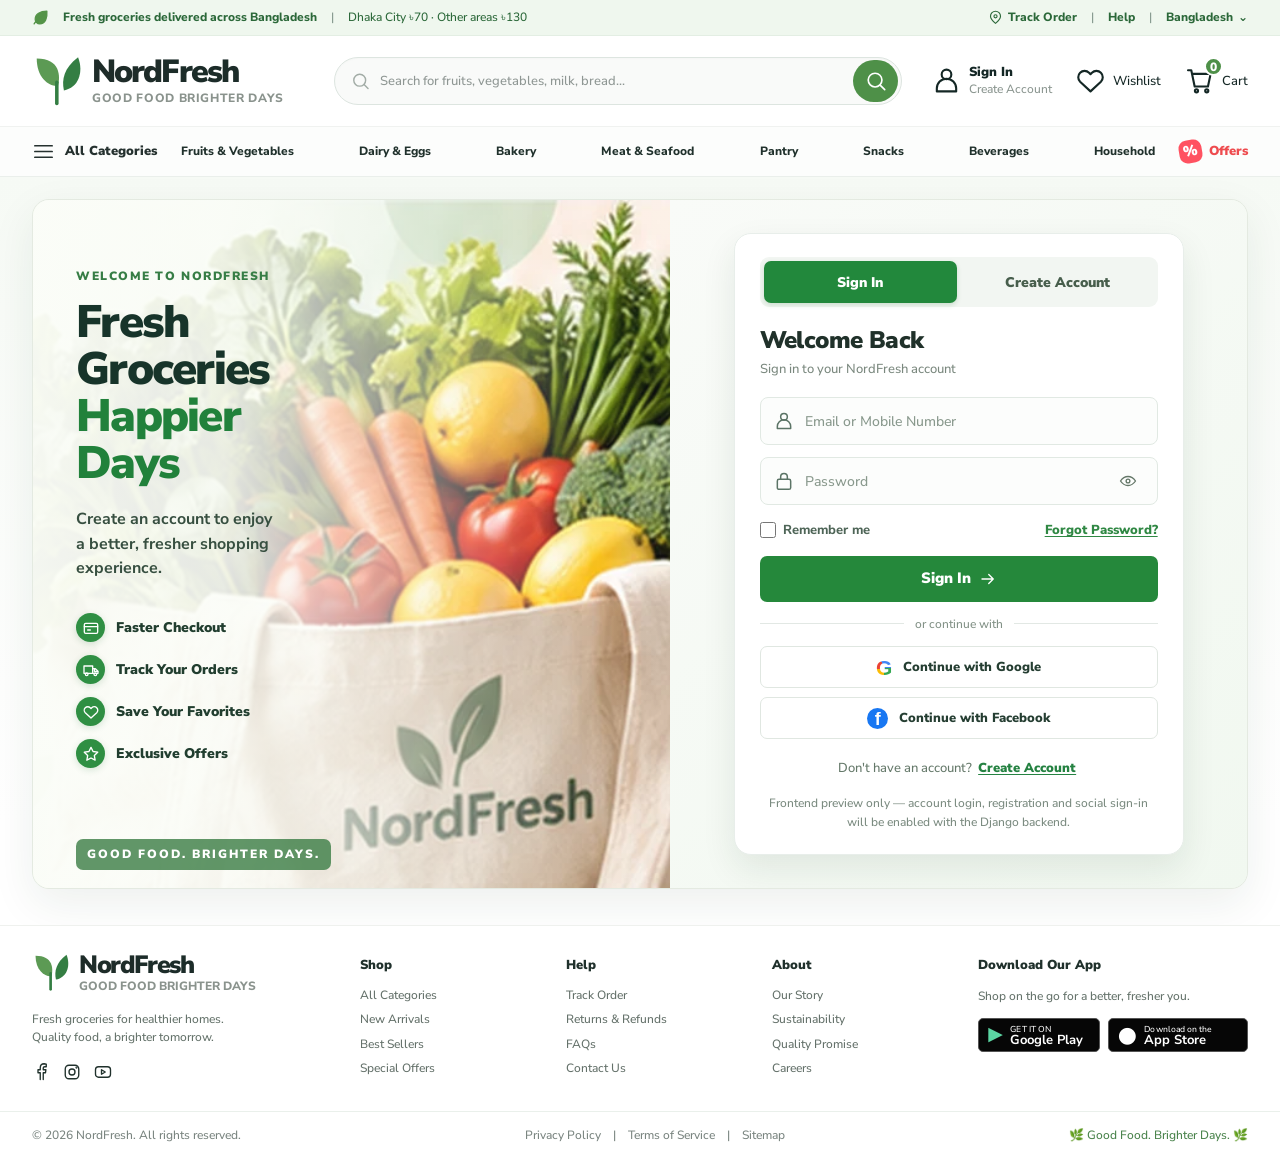
<file: login.html>
<!doctype html><html lang="en"><head><meta charset="UTF-8"><meta name="viewport" content="width=device-width, initial-scale=1"><meta name="theme-color" content="#f8fbf7"><meta name="description" content="Sign in or create a NordFresh account in this grocery frontend preview."><title>Sign In or Create Account | NordFresh</title><link rel="preconnect" href="https://fonts.googleapis.com"><link rel="preconnect" href="https://fonts.gstatic.com" crossorigin><link href="https://fonts.googleapis.com/css2?family=Nunito+Sans:wght@400;500;600;700;800;900&display=swap" rel="stylesheet"><link href="css/styles.css" rel="stylesheet"><link href="css/storefront.css" rel="stylesheet"><link href="css/checkout.css" rel="stylesheet"><link href="css/login.css" rel="stylesheet"><script defer src="js/catalog.js"></script><script defer src="js/login.js"></script></head><body data-page="login"><svg aria-hidden="true" class="svg-defs" xmlns="http://www.w3.org/2000/svg">
<symbol id="i-leaf" viewbox="0 0 24 24"><path d="M21 3c-9.5 0-16.5 4-16.5 11.5A6.5 6.5 0 0 0 11 21C18.5 21 22 13.5 21 3Z"></path><path d="M3 21c4-7 9-11 15-14"></path></symbol>
<symbol id="i-search" viewbox="0 0 24 24"><circle cx="11" cy="11" r="7.5"></circle><path d="m16.5 16.5 5 5"></path></symbol>
<symbol id="i-cart" viewbox="0 0 24 24"><path d="M2.5 3.5h2.7L8 17h11l2.2-10.5H5.9"></path><circle cx="9.5" cy="20.5" r="1.3"></circle><circle cx="18" cy="20.5" r="1.3"></circle></symbol>
<symbol id="i-user" viewbox="0 0 24 24"><circle cx="12" cy="7" r="4"></circle><path d="M4 21v-2.5a8 8 0 0 1 16 0V21H4Z"></path></symbol>
<symbol id="i-pin" viewbox="0 0 24 24"><path d="M20 10c0 5-8 11.5-8 11.5S4 15 4 10a8 8 0 1 1 16 0Z"></path><circle cx="12" cy="10" r="2.5"></circle></symbol>
<symbol id="i-heart" viewbox="0 0 24 24"><path d="M20.6 5.6a5.2 5.2 0 0 0-7.4 0L12 6.8l-1.2-1.2a5.2 5.2 0 0 0-7.4 7.4L12 21l8.6-8a5.2 5.2 0 0 0 0-7.4Z"></path></symbol>
<symbol id="i-menu" viewbox="0 0 24 24"><path d="M3 6h18M3 12h18M3 18h18"></path></symbol>
<symbol id="i-truck" viewbox="0 0 24 24"><path d="M1.5 6h13v11h-13zM14.5 10h4l4 4v3h-8z"></path><circle cx="5.5" cy="18.5" r="2"></circle><circle cx="18.5" cy="18.5" r="2"></circle><path d="M17 10v4h5"></path></symbol>
<symbol id="i-shield" viewbox="0 0 24 24"><path d="M12 2 21 6v6c0 5-3.8 8.5-9 10-5.2-1.5-9-5-9-10V6Z"></path><path d="m8 12 2.5 2.5 5-5"></path></symbol>
<symbol id="i-credit" viewbox="0 0 24 24"><rect height="15" rx="2" width="20" x="2" y="5"></rect><path d="M2 10h20m-15 5h4"></path></symbol>
<symbol id="i-headset" viewbox="0 0 24 24"><path d="M4 13V11a8 8 0 0 1 16 0v2M4 13v5h4v-6H5a1 1 0 0 0-1 1ZM20 13v5h-4v-6h3a1 1 0 0 1 1 1ZM20 18c0 3-4 4-8 4"></path></symbol>
<symbol id="i-mail" viewbox="0 0 24 24"><rect height="15" rx="2" width="20" x="2" y="5"></rect><path d="m2 7 10 8 10-8"></path></symbol>
<symbol id="i-arrow" viewbox="0 0 24 24"><path d="M4 12h15m-6-6 6 6-6 6"></path></symbol>
<symbol id="i-close" viewbox="0 0 24 24"><path d="M5 5 19 19M19 5 5 19"></path></symbol>
<symbol id="i-trash" viewbox="0 0 24 24"><path d="M3 6h18M8 6V4h8v2m3 0-1 15H6L5 6m5 4v7m4-7v7" fill="none" stroke="currentColor" stroke-linecap="round" stroke-linejoin="round" stroke-width="1.8"></path></symbol>
<symbol id="i-minus" viewbox="0 0 24 24"><path d="M5 12h14"></path></symbol>
<symbol id="i-plus" viewbox="0 0 24 24"><path d="M5 12h14M12 5v14"></path></symbol>
<symbol id="i-facebook" viewbox="0 0 24 24"><path d="M15 22v-9h3l.5-4H15V6.8c0-1.2.4-1.8 1.9-1.8H19V1.4A23 23 0 0 0 16.2 1C13 1 11 2.9 11 6.5V9H8v4h3v9"></path></symbol>
<symbol id="i-instagram" viewbox="0 0 24 24"><rect height="18" rx="5" width="18" x="3" y="3"></rect><circle cx="12" cy="12" r="4"></circle><circle cx="18" cy="6" r=".6"></circle></symbol>
<symbol id="i-play" viewbox="0 0 24 24"><rect height="14" rx="4" width="20" x="2" y="5"></rect><path d="m10 9 5 3-5 3Z"></path></symbol>
<symbol id="i-chevron" viewbox="0 0 24 24"><path d="m9 6 6 6-6 6"></path></symbol>
<symbol id="i-phone" viewBox="0 0 24 24"><path d="M22 16.6v3a2 2 0 0 1-2.2 2 19.5 19.5 0 0 1-8.5-3 19.3 19.3 0 0 1-6-6A19.5 19.5 0 0 1 2.3 4 2 2 0 0 1 4.3 2h3a2 2 0 0 1 2 1.7c.13.96.36 1.9.68 2.79a2 2 0 0 1-.45 2.11L8.3 9.82a16 16 0 0 0 6 6l1.23-1.23a2 2 0 0 1 2.11-.45c.9.32 1.83.55 2.79.68a2 2 0 0 1 1.57 1.78Z"></path></symbol>
<symbol id="i-check" viewBox="0 0 24 24"><path d="m5 12 4 4L19 6"></path></symbol>
<symbol id="i-package" viewBox="0 0 24 24"><path d="m12 2 9 5-9 5-9-5 9-5Z"></path><path d="M3 7v10l9 5 9-5V7M12 12v10M7.5 4.5l9 5"></path></symbol>
<symbol id="i-home" viewBox="0 0 24 24"><path d="m3 10 9-7 9 7v10H3V10Z"></path><path d="M9 20v-7h6v7"></path></symbol>
<symbol id="i-star" viewbox="0 0 24 24"><path d="m12 2 3.1 6.3 7 1-5.1 5 1.2 7-6.2-3.3-6.2 3.3 1.2-7-5.1-5 7-1Z"></path></symbol>
<symbol id="i-lock" viewBox="0 0 24 24"><rect x="4" y="10" width="16" height="12" rx="2"/><path d="M8 10V7a4 4 0 0 1 8 0v3"/></symbol><symbol id="i-eye" viewBox="0 0 24 24"><path d="M2 12s4-6 10-6 10 6 10 6-4 6-10 6-10-6-10-6Z"/><circle cx="12" cy="12" r="2.5"/></symbol></svg><a href="#main" class="skip-link">Skip to main content</a><div class="announcement">
<div class="wrap announcement-inner">
<div class="announce-message"><svg class="ico leaf-solid"><use href="#i-leaf"></use></svg><strong>Fresh groceries delivered across Bangladesh</strong><span class="top-divider">|</span><span class="announcement-extra">Dhaka City ৳70 · Other areas ৳130</span></div>
<div class="announce-links"><a href="track-order.html"><svg class="ico small"><use href="#i-pin"></use></svg> Track Order</a><span>|</span><a data-demo="Help centre" href="#">Help</a><span>|</span><button class="text-control" id="cityButton" type="button">Bangladesh <span aria-hidden="true">⌄</span></button></div>
</div>
</div><header class="site-header" id="top">
<div class="wrap main-header">
<a aria-label="NordFresh home" class="brand" href="index.html">
<span aria-hidden="true" class="brand-symbol"><svg class="brand-leaf one" viewbox="0 0 44 44"><path d="M4 3C24 3 24 18 22 26 15 27 4 20 4 3Z" fill="#5c9a54"></path><path d="M39 2C27 11 25 21 27 30 39 28 44 15 39 2Z" fill="#347e43"></path><path d="M21 23v18" stroke="#347e43" stroke-linecap="round" stroke-width="3"></path></svg></span>
<span class="brand-type"><span class="brand-name">Nord<span>Fresh</span></span><small>GOOD FOOD BRIGHTER DAYS</small></span>
</a>
<form class="header-search" id="searchForm" role="search"><svg class="ico search-prefix"><use href="#i-search"></use></svg><input aria-label="Search products" autocomplete="off" id="searchInput" placeholder="Search for fruits, vegetables, milk, bread..." type="search"/><button aria-label="Search" type="submit"><svg class="ico"><use href="#i-search"></use></svg></button></form>
<div class="header-actions">
<a class="account-action" href="login.html"><svg class="ico"><use href="#i-user"></use></svg><span><strong>Sign In</strong><small>Create Account</small></span></a>
<button class="account-action wishlist-action" id="wishlistButton" type="button"><svg class="ico"><use href="#i-heart"></use></svg><span>Wishlist</span></button>
<button aria-label="Open shopping cart" class="account-action cart-action" id="openCart" type="button"><span class="cart-icon-wrap"><svg class="ico"><use href="#i-cart"></use></svg><span class="cart-count" id="cartCount">0</span></span><span>Cart</span></button>
</div>
</div>
<nav aria-label="Main navigation" class="nav-strip">
<div class="wrap nav-content">
<button aria-expanded="false" class="nav-category" id="categoryToggle" type="button"><svg class="ico"><use href="#i-menu"></use></svg> All Categories</button>
<div class="nav-links"><a href="shop.html?category=fruits">Fruits &amp; Vegetables</a><a href="shop.html?category=dairy">Dairy &amp; Eggs</a><a href="shop.html?category=bakery">Bakery</a><a href="shop.html?category=seafood">Meat &amp; Seafood</a><a href="shop.html?category=pantry">Pantry</a><a href="shop.html?category=snacks">Snacks</a><a href="shop.html?category=beverages">Beverages</a><a href="shop.html?category=household">Household</a></div>
<a class="offers-link" href="shop.html?sort=discount"><span class="offer-flower">%</span> Offers</a>
</div>
<div class="category-popover wrap" hidden="" id="categoryPopover"><div class="popover-list" id="popoverCategoryList"></div></div>
</nav>
</header>
<main class="auth-main" id="main">
 <div class="wrap auth-wrap">
  <section class="auth-stage" aria-label="NordFresh account access">
   <div class="auth-promo">
    <div class="auth-promo-overlay"></div>
    <div class="auth-promo-copy">
     <p class="auth-promo-kicker">WELCOME TO NORDFRESH</p>
     <h1>Fresh<br>Groceries<br><span>Happier<br>Days</span></h1>
     <p class="auth-promo-lead">Create an account to enjoy<br>a better, fresher shopping experience.</p>
     <ul class="auth-perks">
      <li><span><svg class="ico"><use href="#i-credit"></use></svg></span> Faster Checkout</li>
      <li><span><svg class="ico"><use href="#i-truck"></use></svg></span> Track Your Orders</li>
      <li><span><svg class="ico"><use href="#i-heart"></use></svg></span> Save Your Favorites</li>
      <li><span><svg class="ico"><use href="#i-star"></use></svg></span> Exclusive Offers</li>
     </ul>
    </div>
    <div class="auth-promo-bottom">GOOD FOOD. BRIGHTER DAYS.</div>
   </div>
   <div class="auth-panel"><div class="auth-box">
    <div class="auth-tabs" role="tablist" aria-label="Account access">
     <button id="authSignInTab" class="auth-tab is-active" type="button" role="tab" aria-controls="authSignInPane" aria-selected="true" data-tab="sign-in">Sign In</button>
     <button id="authRegisterTab" class="auth-tab" type="button" role="tab" aria-controls="authRegisterPane" aria-selected="false" data-tab="register">Create Account</button>
    </div>
    <section id="authSignInPane" class="auth-pane" role="tabpanel" aria-labelledby="authSignInTab">
     <h2>Welcome Back</h2><p class="auth-pane-subtitle">Sign in to your NordFresh account</p>
     <form id="signInForm" class="auth-form" novalidate>
      <div class="auth-input"><svg class="ico"><use href="#i-user"></use></svg><label class="sr-only" for="signInIdentity">Email or mobile number</label><input id="signInIdentity" type="text" autocomplete="username" placeholder="Email or Mobile Number" required maxlength="150"></div>
      <div class="auth-input auth-password"><svg class="ico"><use href="#i-lock"></use></svg><label class="sr-only" for="signInPassword">Password</label><input id="signInPassword" type="password" autocomplete="current-password" placeholder="Password" required minlength="8" maxlength="128"><button class="auth-show" type="button" data-toggle="signInPassword" aria-label="Show password" aria-pressed="false"><svg class="ico"><use href="#i-eye"></use></svg></button></div>
      <div class="auth-form-row"><label class="auth-check"><input type="checkbox" id="rememberMe"> <span>Remember me</span></label><button type="button" class="auth-inline-link" id="forgotPassword">Forgot Password?</button></div>
      <button type="submit" class="auth-primary">Sign In <svg class="ico"><use href="#i-arrow"></use></svg></button>
     </form>
     <div class="auth-separator"><span>or continue with</span></div>
     <div class="auth-socials">
      <button type="button" class="auth-social" data-provider="Google"><span class="auth-google" aria-hidden="true">G</span> Continue with Google</button>
      <button type="button" class="auth-social" data-provider="Facebook"><span class="auth-facebook" aria-hidden="true">f</span> Continue with Facebook</button>
     </div>
     <p class="auth-switch">Don't have an account? <button type="button" data-switch="register">Create Account</button></p>
    </section>
    <section id="authRegisterPane" class="auth-pane" role="tabpanel" aria-labelledby="authRegisterTab" hidden>
     <h2>Create Account</h2><p class="auth-pane-subtitle">Start your fresh shopping journey with us</p>
     <form id="registerForm" class="auth-form" novalidate>
      <div class="auth-input"><svg class="ico"><use href="#i-user"></use></svg><label class="sr-only" for="registerName">Full name</label><input id="registerName" type="text" autocomplete="name" placeholder="Full Name" required minlength="2" maxlength="100"></div>
      <div class="auth-input"><svg class="ico"><use href="#i-mail"></use></svg><label class="sr-only" for="registerIdentity">Email or mobile number</label><input id="registerIdentity" type="text" autocomplete="username" placeholder="Email or Mobile Number" required maxlength="150"></div>
      <div class="auth-input auth-password"><svg class="ico"><use href="#i-lock"></use></svg><label class="sr-only" for="registerPassword">Password</label><input id="registerPassword" type="password" autocomplete="new-password" placeholder="Password (8+ characters)" required minlength="8" maxlength="128"><button class="auth-show" type="button" data-toggle="registerPassword" aria-label="Show password" aria-pressed="false"><svg class="ico"><use href="#i-eye"></use></svg></button></div>
      <div class="auth-input auth-password"><svg class="ico"><use href="#i-lock"></use></svg><label class="sr-only" for="registerConfirm">Confirm password</label><input id="registerConfirm" type="password" autocomplete="new-password" placeholder="Confirm Password" required minlength="8" maxlength="128"><button class="auth-show" type="button" data-toggle="registerConfirm" aria-label="Show password" aria-pressed="false"><svg class="ico"><use href="#i-eye"></use></svg></button></div>
      <label class="auth-check auth-terms"><input id="registerTerms" type="checkbox" required><span>I agree to the <a href="#" data-demo="Terms of Service">Terms of Service</a> and <a href="#" data-demo="Privacy Policy">Privacy Policy</a></span></label>
      <button class="auth-primary" type="submit">Create Account <svg class="ico"><use href="#i-arrow"></use></svg></button>
     </form>
     <p class="auth-switch">Already have an account? <button type="button" data-switch="sign-in">Sign In</button></p>
    </section>
    <p id="authFeedback" class="auth-feedback" role="status" aria-live="polite" hidden></p>
    <p class="auth-demo-note">Frontend preview only — account login, registration and social sign-in will be enabled with the Django backend.</p>
   </div></div>
  </section>
 </div>
</main><footer class="site-footer"><div class="wrap footer-main"><div class="footer-about"><a class="brand footer-brand" href="index.html"><span aria-hidden="true" class="brand-symbol"><svg viewbox="0 0 44 44"><path d="M4 3C24 3 24 18 22 26 15 27 4 20 4 3Z" fill="#5c9a54"></path><path d="M39 2C27 11 25 21 27 30 39 28 44 15 39 2Z" fill="#347e43"></path><path d="M21 23v18" stroke="#347e43" stroke-linecap="round" stroke-width="3"></path></svg></span><span class="brand-type"><span class="brand-name">Nord<span>Fresh</span></span><small>GOOD FOOD BRIGHTER DAYS</small></span></a><p>Fresh groceries for healthier homes.<br/>Quality food, a brighter tomorrow.</p><div class="social-links"><a aria-label="Facebook" data-demo="Facebook" href="#"><svg class="ico"><use href="#i-facebook"></use></svg></a><a aria-label="Instagram" data-demo="Instagram" href="#"><svg class="ico"><use href="#i-instagram"></use></svg></a><a aria-label="YouTube" data-demo="YouTube" href="#"><svg class="ico"><use href="#i-play"></use></svg></a></div></div><div class="footer-col"><h3>Shop</h3><a href="shop.html">All Categories</a><a href="shop.html">New Arrivals</a><a href="shop.html">Best Sellers</a><a href="shop.html">Special Offers</a></div><div class="footer-col"><h3>Help</h3><a href="track-order.html">Track Order</a><a data-demo="Returns and refunds" href="#">Returns &amp; Refunds</a><a data-demo="FAQs" href="#">FAQs</a><a data-demo="Contact" href="#">Contact Us</a></div><div class="footer-col"><h3>About</h3><a data-demo="Our story" href="#">Our Story</a><a data-demo="Sustainability" href="#">Sustainability</a><a data-demo="Quality promise" href="#">Quality Promise</a><a data-demo="Careers" href="#">Careers</a></div><div class="footer-col footer-app"><h3>Download Our App</h3><p>Shop on the go for a better, fresher you.</p><div class="store-badges"><a data-demo="Google Play" href="#"><span class="badge-play">▶</span><span><small>GET IT ON</small><strong>Google Play</strong></span></a><a data-demo="App Store" href="#"><span class="badge-apple">●</span><span><small>Download on the</small><strong>App Store</strong></span></a></div></div></div><div class="footer-bottom"><div class="wrap"><span>© 2026 NordFresh. All rights reserved.</span><div><a data-demo="Privacy policy" href="#">Privacy Policy</a><span>|</span><a data-demo="Terms of service" href="#">Terms of Service</a><span>|</span><a data-demo="Sitemap" href="#">Sitemap</a></div><span class="footer-tagline">🌿 Good Food. Brighter Days. 🌿</span></div></div></footer><nav aria-label="Quick navigation" class="mobile-bottom-nav"><a href="index.html"><svg class="ico"><use href="#i-leaf"></use></svg><span>Home</span></a><a href="shop.html"><svg class="ico"><use href="#i-menu"></use></svg><span>Shop</span></a><button id="mobileCart" type="button"><svg class="ico"><use href="#i-cart"></use></svg><span>Cart</span></button><a href="login.html"><svg class="ico"><use href="#i-user"></use></svg><span>Account</span></a></nav><div aria-live="polite" class="toast" id="toast" role="status"></div></body></html>
</file>
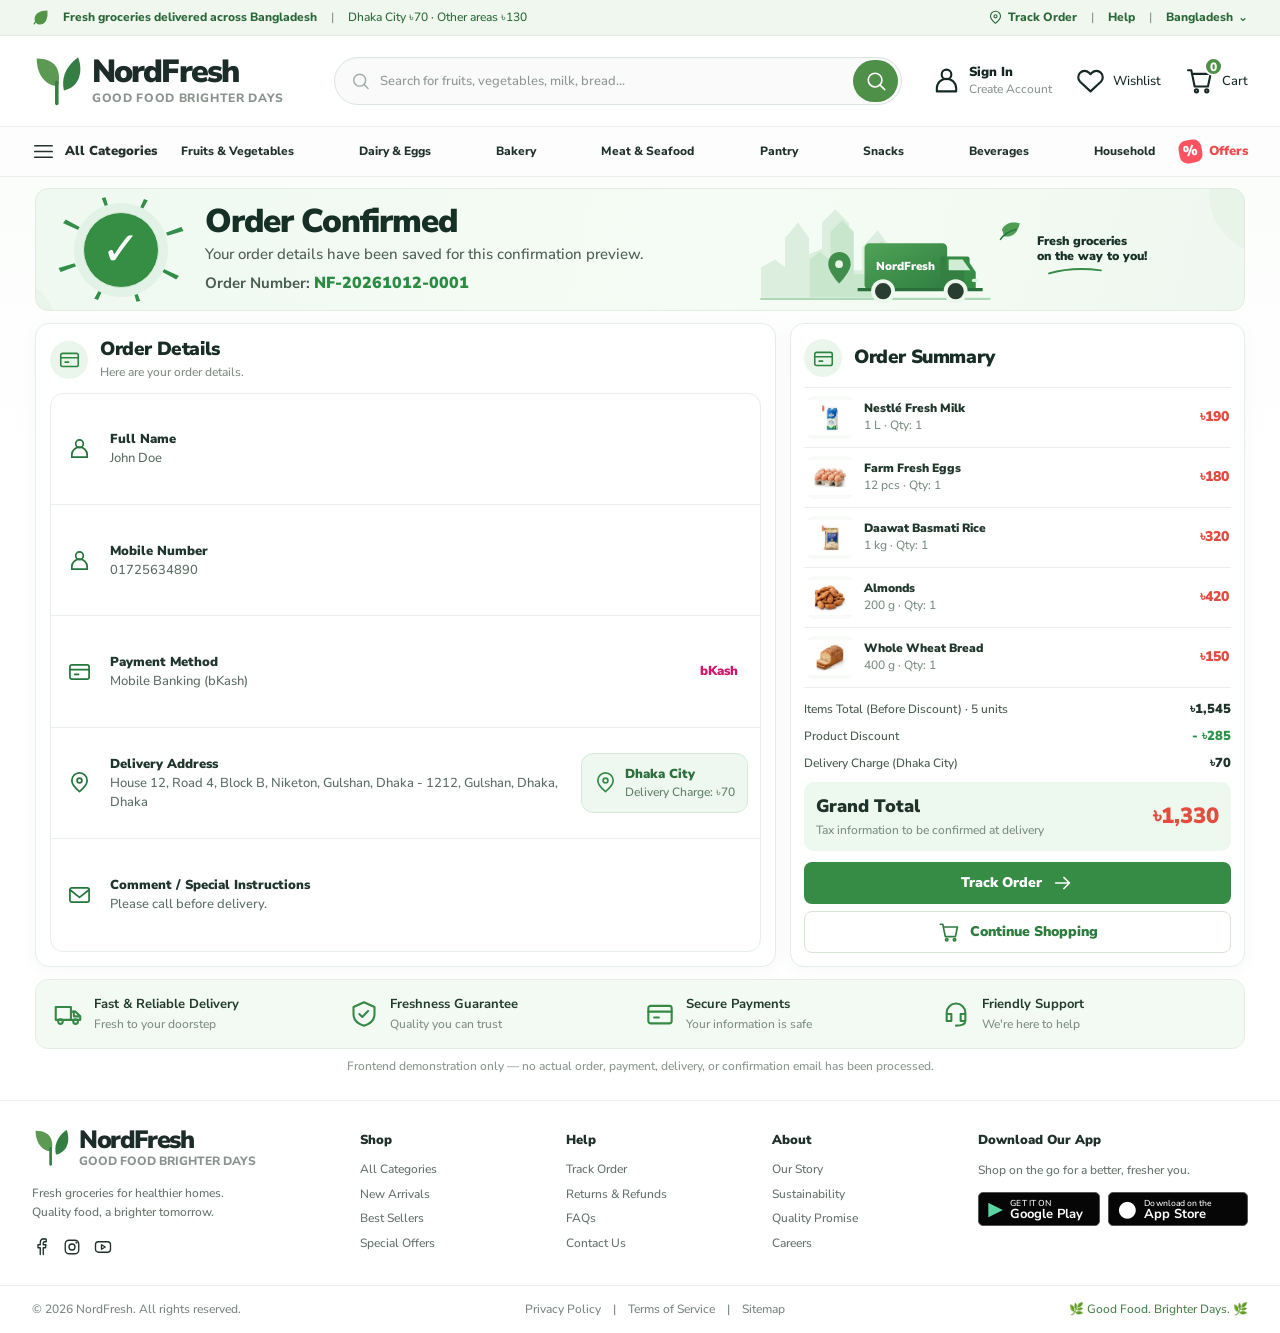
<file: order-success.html>
<!doctype html><html lang="en"><head><meta charset="UTF-8"><meta name="viewport" content="width=device-width, initial-scale=1"><meta name="theme-color" content="#f8fbf7"><meta name="description" content="NordFresh order confirmation page with order details and order summary."><title>Order Confirmed | NordFresh</title><link rel="preconnect" href="https://fonts.googleapis.com"><link rel="preconnect" href="https://fonts.gstatic.com" crossorigin><link href="https://fonts.googleapis.com/css2?family=Nunito+Sans:wght@400;500;600;700;800;900&display=swap" rel="stylesheet"><link href="css/styles.css" rel="stylesheet"><link href="css/storefront.css" rel="stylesheet"><link href="css/checkout.css" rel="stylesheet"><link href="css/order-success.css" rel="stylesheet"><script defer src="js/catalog.js"></script><script defer src="js/order-success.js"></script></head><body data-page="order-success"><svg aria-hidden="true" class="svg-defs" xmlns="http://www.w3.org/2000/svg">
<symbol id="i-leaf" viewbox="0 0 24 24"><path d="M21 3c-9.5 0-16.5 4-16.5 11.5A6.5 6.5 0 0 0 11 21C18.5 21 22 13.5 21 3Z"></path><path d="M3 21c4-7 9-11 15-14"></path></symbol>
<symbol id="i-search" viewbox="0 0 24 24"><circle cx="11" cy="11" r="7.5"></circle><path d="m16.5 16.5 5 5"></path></symbol>
<symbol id="i-cart" viewbox="0 0 24 24"><path d="M2.5 3.5h2.7L8 17h11l2.2-10.5H5.9"></path><circle cx="9.5" cy="20.5" r="1.3"></circle><circle cx="18" cy="20.5" r="1.3"></circle></symbol>
<symbol id="i-user" viewbox="0 0 24 24"><circle cx="12" cy="7" r="4"></circle><path d="M4 21v-2.5a8 8 0 0 1 16 0V21H4Z"></path></symbol>
<symbol id="i-pin" viewbox="0 0 24 24"><path d="M20 10c0 5-8 11.5-8 11.5S4 15 4 10a8 8 0 1 1 16 0Z"></path><circle cx="12" cy="10" r="2.5"></circle></symbol>
<symbol id="i-heart" viewbox="0 0 24 24"><path d="M20.6 5.6a5.2 5.2 0 0 0-7.4 0L12 6.8l-1.2-1.2a5.2 5.2 0 0 0-7.4 7.4L12 21l8.6-8a5.2 5.2 0 0 0 0-7.4Z"></path></symbol>
<symbol id="i-menu" viewbox="0 0 24 24"><path d="M3 6h18M3 12h18M3 18h18"></path></symbol>
<symbol id="i-truck" viewbox="0 0 24 24"><path d="M1.5 6h13v11h-13zM14.5 10h4l4 4v3h-8z"></path><circle cx="5.5" cy="18.5" r="2"></circle><circle cx="18.5" cy="18.5" r="2"></circle><path d="M17 10v4h5"></path></symbol>
<symbol id="i-shield" viewbox="0 0 24 24"><path d="M12 2 21 6v6c0 5-3.8 8.5-9 10-5.2-1.5-9-5-9-10V6Z"></path><path d="m8 12 2.5 2.5 5-5"></path></symbol>
<symbol id="i-credit" viewbox="0 0 24 24"><rect height="15" rx="2" width="20" x="2" y="5"></rect><path d="M2 10h20m-15 5h4"></path></symbol>
<symbol id="i-headset" viewbox="0 0 24 24"><path d="M4 13V11a8 8 0 0 1 16 0v2M4 13v5h4v-6H5a1 1 0 0 0-1 1ZM20 13v5h-4v-6h3a1 1 0 0 1 1 1ZM20 18c0 3-4 4-8 4"></path></symbol>
<symbol id="i-mail" viewbox="0 0 24 24"><rect height="15" rx="2" width="20" x="2" y="5"></rect><path d="m2 7 10 8 10-8"></path></symbol>
<symbol id="i-arrow" viewbox="0 0 24 24"><path d="M4 12h15m-6-6 6 6-6 6"></path></symbol>
<symbol id="i-close" viewbox="0 0 24 24"><path d="M5 5 19 19M19 5 5 19"></path></symbol>
<symbol id="i-trash" viewbox="0 0 24 24"><path d="M3 6h18M8 6V4h8v2m3 0-1 15H6L5 6m5 4v7m4-7v7" fill="none" stroke="currentColor" stroke-linecap="round" stroke-linejoin="round" stroke-width="1.8"></path></symbol>
<symbol id="i-minus" viewbox="0 0 24 24"><path d="M5 12h14"></path></symbol>
<symbol id="i-plus" viewbox="0 0 24 24"><path d="M5 12h14M12 5v14"></path></symbol>
<symbol id="i-facebook" viewbox="0 0 24 24"><path d="M15 22v-9h3l.5-4H15V6.8c0-1.2.4-1.8 1.9-1.8H19V1.4A23 23 0 0 0 16.2 1C13 1 11 2.9 11 6.5V9H8v4h3v9"></path></symbol>
<symbol id="i-instagram" viewbox="0 0 24 24"><rect height="18" rx="5" width="18" x="3" y="3"></rect><circle cx="12" cy="12" r="4"></circle><circle cx="18" cy="6" r=".6"></circle></symbol>
<symbol id="i-play" viewbox="0 0 24 24"><rect height="14" rx="4" width="20" x="2" y="5"></rect><path d="m10 9 5 3-5 3Z"></path></symbol>
<symbol id="i-chevron" viewbox="0 0 24 24"><path d="m9 6 6 6-6 6"></path></symbol>
<symbol id="i-star" viewbox="0 0 24 24"><path d="m12 2 3.1 6.3 7 1-5.1 5 1.2 7-6.2-3.3-6.2 3.3 1.2-7-5.1-5 7-1Z"></path></symbol>
</svg><a href="#main" class="skip-link">Skip to main content</a><div class="announcement">
<div class="wrap announcement-inner">
<div class="announce-message"><svg class="ico leaf-solid"><use href="#i-leaf"></use></svg><strong>Fresh groceries delivered across Bangladesh</strong><span class="top-divider">|</span><span class="announcement-extra">Dhaka City ৳70 · Other areas ৳130</span></div>
<div class="announce-links"><a href="track-order.html"><svg class="ico small"><use href="#i-pin"></use></svg> Track Order</a><span>|</span><a data-demo="Help centre" href="#">Help</a><span>|</span><button class="text-control" id="cityButton" type="button">Bangladesh <span aria-hidden="true">⌄</span></button></div>
</div>
</div><header class="site-header" id="top">
<div class="wrap main-header">
<a aria-label="NordFresh home" class="brand" href="index.html">
<span aria-hidden="true" class="brand-symbol"><svg class="brand-leaf one" viewbox="0 0 44 44"><path d="M4 3C24 3 24 18 22 26 15 27 4 20 4 3Z" fill="#5c9a54"></path><path d="M39 2C27 11 25 21 27 30 39 28 44 15 39 2Z" fill="#347e43"></path><path d="M21 23v18" stroke="#347e43" stroke-linecap="round" stroke-width="3"></path></svg></span>
<span class="brand-type"><span class="brand-name">Nord<span>Fresh</span></span><small>GOOD FOOD BRIGHTER DAYS</small></span>
</a>
<form class="header-search" id="searchForm" role="search"><svg class="ico search-prefix"><use href="#i-search"></use></svg><input aria-label="Search products" autocomplete="off" id="searchInput" placeholder="Search for fruits, vegetables, milk, bread..." type="search"/><button aria-label="Search" type="submit"><svg class="ico"><use href="#i-search"></use></svg></button></form>
<div class="header-actions">
<a class="account-action" href="login.html"><svg class="ico"><use href="#i-user"></use></svg><span><strong>Sign In</strong><small>Create Account</small></span></a>
<button class="account-action wishlist-action" id="wishlistButton" type="button"><svg class="ico"><use href="#i-heart"></use></svg><span>Wishlist</span></button>
<button aria-label="Open shopping cart" class="account-action cart-action" id="openCart" type="button"><span class="cart-icon-wrap"><svg class="ico"><use href="#i-cart"></use></svg><span class="cart-count" id="cartCount">0</span></span><span>Cart</span></button>
</div>
</div>
<nav aria-label="Main navigation" class="nav-strip">
<div class="wrap nav-content">
<button aria-expanded="false" class="nav-category" id="categoryToggle" type="button"><svg class="ico"><use href="#i-menu"></use></svg> All Categories</button>
<div class="nav-links"><a href="shop.html?category=fruits">Fruits &amp; Vegetables</a><a href="shop.html?category=dairy">Dairy &amp; Eggs</a><a href="shop.html?category=bakery">Bakery</a><a href="shop.html?category=seafood">Meat &amp; Seafood</a><a href="shop.html?category=pantry">Pantry</a><a href="shop.html?category=snacks">Snacks</a><a href="shop.html?category=beverages">Beverages</a><a href="shop.html?category=household">Household</a></div>
<a class="offers-link" href="shop.html?sort=discount"><span class="offer-flower">%</span> Offers</a>
</div>
<div class="category-popover wrap" hidden="" id="categoryPopover"><div class="popover-list" id="popoverCategoryList"></div></div>
</nav>
</header>
<main id="main" class="co-main os-main"><div class="wrap os-wrap">
<section class="os-hero" aria-labelledby="successHeading">
  <div class="os-hero-left">
    <span class="os-success-rays" aria-hidden="true"><span class="os-confirm-icon"><span class="os-confirm-check">✓</span></span></span>
    <div class="os-hero-copy">
      <h1 id="successHeading">Order Confirmed</h1>
      <p>Your order details have been saved for this confirmation preview.</p>
      <div class="os-order-number">Order Number: <strong id="successOrderNumber">NF-20261012-0001</strong></div>
    </div>
  </div>
  <div class="os-hero-art" aria-hidden="true">
    <svg class="os-hero-illustration" viewBox="0 0 530 136" xmlns="http://www.w3.org/2000/svg">
      <defs><linearGradient id="successGreen" x1="0" x2="1" y1="0" y2="1"><stop stop-color="#50a257"/><stop offset="1" stop-color="#2f7e40"/></linearGradient></defs>
      <path d="M1 130V91l18-10 13 10V53l17-20 14 20v21l17-7V33l17-17 18 18v61h17V65l20-22 14 19v68Z" fill="#dceedd"/>
      <path d="M64 130V81l13-10 14 11V45l15-15 15 15v55h22V69l14-12 14 12v61Z" fill="#c7e6cc"/>
      <path d="M0 132H298" stroke="#aed8b7" stroke-width="3"/>
      <path d="M88 87c0-21 29-21 29 0 0 10-15 25-15 25S88 97 88 87Z" fill="#438d4c"/><circle cx="102" cy="87" r="5" fill="#e7f5e9"/>
      <g transform="translate(135 51)">
        <rect x="0" y="9" width="107" height="60" rx="6" fill="url(#successGreen)"/>
        <rect x="98" y="26" width="38" height="43" rx="3" fill="#357f42"/>
        <path d="M106 27h25l13 19v23h-15V43h-23Z" fill="#358e43"/>
        <path d="M109 30h18l10 14h-28Z" fill="#d2edd6"/>
        <rect x="139" y="55" width="8" height="4" rx="2" fill="#d6f3dc"/>
        <path d="M-9 69h162" stroke="#2b703b" stroke-width="4"/>
        <circle cx="24" cy="71" r="13" fill="#2a3d31" stroke="#ecf7ed" stroke-width="5"/>
        <circle cx="118" cy="71" r="13" fill="#2a3d31" stroke="#ecf7ed" stroke-width="5"/>
        <text x="53" y="43" text-anchor="middle" font-family="Nunito Sans,Arial,sans-serif" font-size="15" font-weight="900" fill="white">NordFresh</text>
      </g>
      <path d="M313 42c5-9 14-10 23-8-2 10-8 19-20 17Z" fill="#4e9d52"/><path d="M311 55c5-8 12-11 20-13" fill="none" stroke="#2c7740" stroke-width="2" stroke-linecap="round"/>
      <text x="358" y="62" fill="#173128" font-family="Nunito Sans,Arial,sans-serif" font-size="16" font-weight="900">Fresh groceries</text>
      <text x="358" y="82" fill="#173128" font-family="Nunito Sans,Arial,sans-serif" font-size="16" font-weight="900">on the way to you!</text>
      <path d="M374 99q30-9 67-4" fill="none" stroke="#398b48" stroke-width="2.5" stroke-linecap="round"/>
    </svg>
  </div>
</section>
<section class="os-layout">
  <div class="os-left">
    <section class="co-panel os-card" aria-labelledby="detailsHeading">
      <div class="os-section-head"><span class="os-section-badge os-section-badge-doc"><svg class="ico"><use href="#i-credit"></use></svg></span><div><h2 id="detailsHeading">Order Details</h2><p id="detailsLead">Here are your order details.</p></div></div>
      <div class="os-detail-list">
        <div class="os-detail-item"><div class="os-detail-icon"><svg class="ico"><use href="#i-user"></use></svg></div><div><strong>Full Name</strong><span id="detailName">John Doe</span></div></div>
        <div class="os-detail-item"><div class="os-detail-icon"><svg class="ico"><use href="#i-user"></use></svg></div><div><strong>Mobile Number</strong><span id="detailPhone">017XXXXXXXX</span></div></div>
        <div class="os-detail-item os-payment-item"><div class="os-detail-icon"><svg class="ico"><use href="#i-credit"></use></svg></div><div><strong>Payment Method</strong><span id="detailPayment">Mobile Banking (bKash)</span><span class="os-payment-pending is-hidden" id="detailPaymentStatus"></span></div><span class="os-payment-badge" id="paymentBrandBadge">bKash</span></div>
        <div class="os-detail-item os-address-item"><div class="os-detail-icon"><svg class="ico"><use href="#i-pin"></use></svg></div><div><strong>Delivery Address</strong><span id="detailAddress">House 12, Road 4, Block B, Niketon, Gulshan, Dhaka - 1212</span></div><div class="os-address-badge"><svg class="ico" aria-hidden="true"><use href="#i-pin"></use></svg><div><strong id="deliveryZoneBadge">Dhaka City</strong><span id="deliveryChargeBadge">Delivery Charge: ৳70</span></div></div></div>
        <div class="os-detail-item"><div class="os-detail-icon"><svg class="ico"><use href="#i-mail"></use></svg></div><div><strong>Comment / Special Instructions</strong><span id="detailComment">Please call before delivery.</span></div></div>
      </div>
    </section>
  </div>
  <aside class="os-right">
    <section class="co-panel os-card os-summary-panel" aria-labelledby="summaryHeadingSuccess">
      <div class="os-section-head os-summary-head"><span class="os-section-badge os-section-badge-doc"><svg class="ico"><use href="#i-credit"></use></svg></span><div><h2 id="summaryHeadingSuccess">Order Summary</h2></div></div>
      <div class="os-summary-list" id="successSummaryList"></div>
      <div class="os-summary-totals">
        <div><span>Items Total (Before Discount) · <span id="summaryUnitsSuccess">0</span> units</span><strong id="summaryOriginalSuccess">৳0</strong></div>
        <div class="os-saving"><span>Product Discount</span><strong id="summarySavingsSuccess">- ৳0</strong></div>
        <div><span>Delivery Charge (<span id="deliveryTypeInline">Dhaka City</span>)</span><strong id="summaryDeliverySuccess">৳0</strong></div>
        <div class="os-grand-total"><span><b>Grand Total</b><small>Tax information to be confirmed at delivery</small></span><strong id="summaryGrandSuccess">৳0</strong></div>
      </div>
      <div class="os-actions">
        <a class="os-btn os-btn-primary" href="track-order.html">Track Order <svg class="ico"><use href="#i-arrow"></use></svg></a>
        <a class="os-btn os-btn-secondary" href="shop.html"><svg class="ico"><use href="#i-cart"></use></svg> Continue Shopping</a>
      </div>
    </section>
  </aside>
</section>
<section class="co-benefits" aria-label="Benefits"><div><svg aria-hidden="true" class="ico"><use href="#i-truck"></use></svg><span><strong>Fast &amp; Reliable Delivery</strong><small>Fresh to your doorstep</small></span></div><div><svg aria-hidden="true" class="ico"><use href="#i-shield"></use></svg><span><strong>Freshness Guarantee</strong><small>Quality you can trust</small></span></div><div><svg aria-hidden="true" class="ico"><use href="#i-credit"></use></svg><span><strong>Secure Payments</strong><small>Your information is safe</small></span></div><div><svg aria-hidden="true" class="ico"><use href="#i-headset"></use></svg><span><strong>Friendly Support</strong><small>We&apos;re here to help</small></span></div></section>
<p class="os-frontend-note">Frontend demonstration only — no actual order, payment, delivery, or confirmation email has been processed.</p>
</div></main><footer class="site-footer"><div class="wrap footer-main"><div class="footer-about"><a class="brand footer-brand" href="index.html"><span aria-hidden="true" class="brand-symbol"><svg viewbox="0 0 44 44"><path d="M4 3C24 3 24 18 22 26 15 27 4 20 4 3Z" fill="#5c9a54"></path><path d="M39 2C27 11 25 21 27 30 39 28 44 15 39 2Z" fill="#347e43"></path><path d="M21 23v18" stroke="#347e43" stroke-linecap="round" stroke-width="3"></path></svg></span><span class="brand-type"><span class="brand-name">Nord<span>Fresh</span></span><small>GOOD FOOD BRIGHTER DAYS</small></span></a><p>Fresh groceries for healthier homes.<br/>Quality food, a brighter tomorrow.</p><div class="social-links"><a aria-label="Facebook" data-demo="Facebook" href="#"><svg class="ico"><use href="#i-facebook"></use></svg></a><a aria-label="Instagram" data-demo="Instagram" href="#"><svg class="ico"><use href="#i-instagram"></use></svg></a><a aria-label="YouTube" data-demo="YouTube" href="#"><svg class="ico"><use href="#i-play"></use></svg></a></div></div><div class="footer-col"><h3>Shop</h3><a href="shop.html">All Categories</a><a href="shop.html">New Arrivals</a><a href="shop.html">Best Sellers</a><a href="shop.html">Special Offers</a></div><div class="footer-col"><h3>Help</h3><a href="track-order.html">Track Order</a><a data-demo="Returns and refunds" href="#">Returns &amp; Refunds</a><a data-demo="FAQs" href="#">FAQs</a><a data-demo="Contact" href="#">Contact Us</a></div><div class="footer-col"><h3>About</h3><a data-demo="Our story" href="#">Our Story</a><a data-demo="Sustainability" href="#">Sustainability</a><a data-demo="Quality promise" href="#">Quality Promise</a><a data-demo="Careers" href="#">Careers</a></div><div class="footer-col footer-app"><h3>Download Our App</h3><p>Shop on the go for a better, fresher you.</p><div class="store-badges"><a data-demo="Google Play" href="#"><span class="badge-play">▶</span><span><small>GET IT ON</small><strong>Google Play</strong></span></a><a data-demo="App Store" href="#"><span class="badge-apple">●</span><span><small>Download on the</small><strong>App Store</strong></span></a></div></div></div><div class="footer-bottom"><div class="wrap"><span>© 2026 NordFresh. All rights reserved.</span><div><a data-demo="Privacy policy" href="#">Privacy Policy</a><span>|</span><a data-demo="Terms of service" href="#">Terms of Service</a><span>|</span><a data-demo="Sitemap" href="#">Sitemap</a></div><span class="footer-tagline">🌿 Good Food. Brighter Days. 🌿</span></div></div></footer><nav aria-label="Quick navigation" class="mobile-bottom-nav"><a href="index.html"><svg class="ico"><use href="#i-leaf"></use></svg><span>Home</span></a><a href="shop.html"><svg class="ico"><use href="#i-menu"></use></svg><span>Shop</span></a><button id="mobileCart" type="button"><svg class="ico"><use href="#i-cart"></use></svg><span>Cart</span></button><a href="login.html"><svg class="ico"><use href="#i-user"></use></svg><span>Account</span></a></nav><div aria-live="polite" class="toast" id="toast" role="status"></div></body></html>
</file>
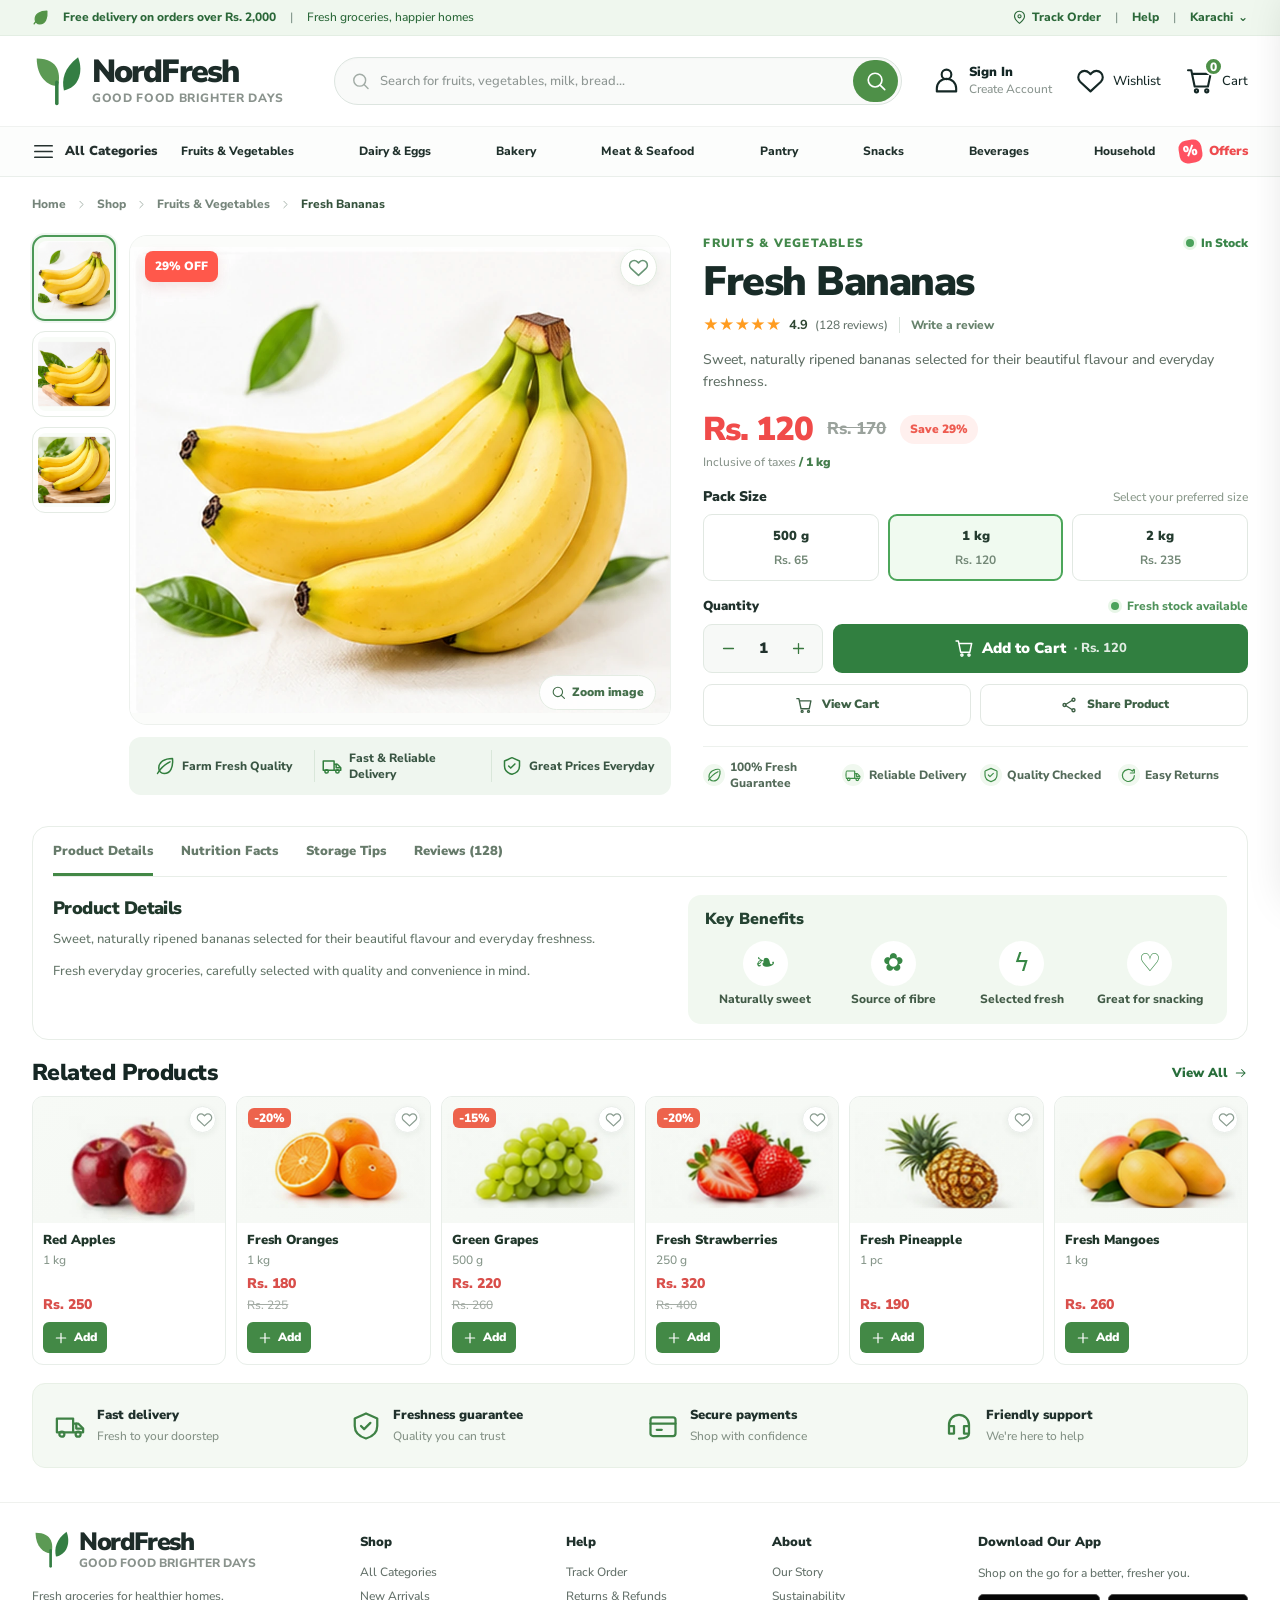
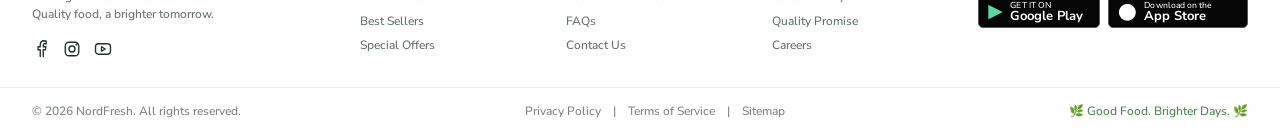
<file: product.html>
<!doctype html><html lang="en"><head><meta charset="UTF-8"/><meta name="viewport" content="width=device-width, initial-scale=1"/><meta name="theme-color" content="#f8fbf7"/><meta name="description" content="Fresh groceries, handpicked for brighter days at NordFresh."/><title>Product Details | NordFresh</title><link rel="preconnect" href="https://fonts.googleapis.com"/><link rel="preconnect" href="https://fonts.gstatic.com" crossorigin/><link href="https://fonts.googleapis.com/css2?family=Nunito+Sans:wght@400;500;600;700;800;900&display=swap" rel="stylesheet"/><link rel="stylesheet" href="css/styles.css"/><link rel="stylesheet" href="css/storefront.css"/>
  <link rel="stylesheet" href="css/product-polish.css"/><script defer src="js/catalog.js"></script><script defer src="js/storefront.js"></script></head><body data-page="product" class="product-final"><svg aria-hidden="true" class="svg-defs" xmlns="http://www.w3.org/2000/svg">
<symbol id="i-leaf" viewbox="0 0 24 24"><path d="M21 3c-9.5 0-16.5 4-16.5 11.5A6.5 6.5 0 0 0 11 21C18.5 21 22 13.5 21 3Z"></path><path d="M3 21c4-7 9-11 15-14"></path></symbol>
<symbol id="i-search" viewbox="0 0 24 24"><circle cx="11" cy="11" r="7.5"></circle><path d="m16.5 16.5 5 5"></path></symbol>
<symbol id="i-cart" viewbox="0 0 24 24"><path d="M2.5 3.5h2.7L8 17h11l2.2-10.5H5.9"></path><circle cx="9.5" cy="20.5" r="1.3"></circle><circle cx="18" cy="20.5" r="1.3"></circle></symbol>
<symbol id="i-user" viewbox="0 0 24 24"><circle cx="12" cy="7" r="4"></circle><path d="M4 21v-2.5a8 8 0 0 1 16 0V21H4Z"></path></symbol>
<symbol id="i-pin" viewbox="0 0 24 24"><path d="M20 10c0 5-8 11.5-8 11.5S4 15 4 10a8 8 0 1 1 16 0Z"></path><circle cx="12" cy="10" r="2.5"></circle></symbol>
<symbol id="i-heart" viewbox="0 0 24 24"><path d="M20.6 5.6a5.2 5.2 0 0 0-7.4 0L12 6.8l-1.2-1.2a5.2 5.2 0 0 0-7.4 7.4L12 21l8.6-8a5.2 5.2 0 0 0 0-7.4Z"></path></symbol>
<symbol id="i-menu" viewbox="0 0 24 24"><path d="M3 6h18M3 12h18M3 18h18"></path></symbol>
<symbol id="i-truck" viewbox="0 0 24 24"><path d="M1.5 6h13v11h-13zM14.5 10h4l4 4v3h-8z"></path><circle cx="5.5" cy="18.5" r="2"></circle><circle cx="18.5" cy="18.5" r="2"></circle><path d="M17 10v4h5"></path></symbol>
<symbol id="i-shield" viewbox="0 0 24 24"><path d="M12 2 21 6v6c0 5-3.8 8.5-9 10-5.2-1.5-9-5-9-10V6Z"></path><path d="m8 12 2.5 2.5 5-5"></path></symbol>
<symbol id="i-credit" viewbox="0 0 24 24"><rect height="15" rx="2" width="20" x="2" y="5"></rect><path d="M2 10h20m-15 5h4"></path></symbol>
<symbol id="i-headset" viewbox="0 0 24 24"><path d="M4 13V11a8 8 0 0 1 16 0v2M4 13v5h4v-6H5a1 1 0 0 0-1 1ZM20 13v5h-4v-6h3a1 1 0 0 1 1 1ZM20 18c0 3-4 4-8 4"></path></symbol>
<symbol id="i-clock" viewbox="0 0 24 24"><circle cx="12" cy="12" r="9"></circle><path d="M12 6v6l4 2"></path></symbol>
<symbol id="i-mail" viewbox="0 0 24 24"><rect height="15" rx="2" width="20" x="2" y="5"></rect><path d="m2 7 10 8 10-8"></path></symbol>
<symbol id="i-arrow" viewbox="0 0 24 24"><path d="M4 12h15m-6-6 6 6-6 6"></path></symbol>
<symbol id="i-close" viewbox="0 0 24 24"><path d="M5 5 19 19M19 5 5 19"></path></symbol>
<symbol id="i-minus" viewbox="0 0 24 24"><path d="M5 12h14"></path></symbol>
<symbol id="i-plus" viewbox="0 0 24 24"><path d="M5 12h14M12 5v14"></path></symbol>
<symbol id="i-facebook" viewbox="0 0 24 24"><path d="M15 22v-9h3l.5-4H15V6.8c0-1.2.4-1.8 1.9-1.8H19V1.4A23 23 0 0 0 16.2 1C13 1 11 2.9 11 6.5V9H8v4h3v9"></path></symbol>
<symbol id="i-instagram" viewbox="0 0 24 24"><rect height="18" rx="5" width="18" x="3" y="3"></rect><circle cx="12" cy="12" r="4"></circle><circle cx="18" cy="6" r=".6"></circle></symbol>
<symbol id="i-play" viewbox="0 0 24 24"><rect height="14" rx="4" width="20" x="2" y="5"></rect><path d="m10 9 5 3-5 3Z"></path></symbol>
<symbol id="i-grid" viewbox="0 0 24 24"><rect height="7" rx="1" width="7" x="3" y="3"></rect><rect height="7" rx="1" width="7" x="14" y="3"></rect><rect height="7" rx="1" width="7" x="3" y="14"></rect><rect height="7" rx="1" width="7" x="14" y="14"></rect></symbol><symbol id="i-list" viewbox="0 0 24 24"><path d="M8 6h13M8 12h13M8 18h13M3 6h.1M3 12h.1M3 18h.1"></path></symbol><symbol id="i-filter" viewbox="0 0 24 24"><path d="M4 6h16M7 12h10M10 18h4"></path></symbol><symbol id="i-chevron" viewbox="0 0 24 24"><path d="m9 6 6 6-6 6"></path></symbol><symbol id="i-star" viewbox="0 0 24 24"><path d="m12 2 3.1 6.3 7 1-5.1 5 1.2 7-6.2-3.3-6.2 3.3 1.2-7-5.1-5 7-1Z"></path></symbol><symbol id="i-check" viewbox="0 0 24 24"><path d="m4 12 5 5L20 6"></path></symbol><symbol id="i-package" viewbox="0 0 24 24"><path d="m3 7 9-4 9 4v10l-9 4-9-4V7Zm0 0 9 4 9-4m-9 4v10"></path></symbol><symbol id="i-share" viewbox="0 0 24 24"><circle cx="18" cy="5" r="2"></circle><circle cx="6" cy="12" r="2"></circle><circle cx="18" cy="19" r="2"></circle><path d="m8 11 8-5M8 13l8 5"></path></symbol><symbol id="i-sparkle" viewbox="0 0 24 24"><path d="m12 2 1.8 6.2L20 10l-6.2 1.8L12 18l-1.8-6.2L4 10l6.2-1.8L12 2Zm7 13 .9 2.1L22 18l-2.1.9L19 21l-.9-2.1L16 18l2.1-.9Z"></path></symbol><symbol id="i-rotate" viewbox="0 0 24 24"><path d="M20 7V3l-3 3a9 9 0 1 0 3 7M20 3v6h-6"></path></symbol></svg><a href="#main" class="skip-link">Skip to main content</a><div class="announcement">
<div class="wrap announcement-inner">
<div class="announce-message"><svg class="ico leaf-solid"><use href="#i-leaf"></use></svg><strong>Free delivery on orders over Rs. 2,000</strong><span class="top-divider">|</span><span class="announcement-extra">Fresh groceries, happier homes</span></div>
<div class="announce-links"><a href="track-order.html"> <svg class="ico small"><use href="#i-pin"></use></svg> Track Order</a><span>|</span><a data-demo="Help centre" href="#">Help</a><span>|</span><button class="text-control" id="cityButton" type="button">Karachi <span aria-hidden="true">⌄</span></button></div>
</div>
</div><header class="site-header" id="top">
<div class="wrap main-header">
<a aria-label="NordFresh home" class="brand" href="index.html">
<span aria-hidden="true" class="brand-symbol"><svg class="brand-leaf one" viewbox="0 0 44 44"><path d="M4 3C24 3 24 18 22 26 15 27 4 20 4 3Z" fill="#5c9a54"></path><path d="M39 2C27 11 25 21 27 30 39 28 44 15 39 2Z" fill="#347e43"></path><path d="M21 23v18" stroke="#347e43" stroke-linecap="round" stroke-width="3"></path></svg></span>
<span class="brand-type"><span class="brand-name">Nord<span>Fresh</span></span><small>GOOD FOOD BRIGHTER DAYS</small></span>
</a>
<form class="header-search" id="searchForm" role="search"><svg class="ico search-prefix"><use href="#i-search"></use></svg><input aria-label="Search products" autocomplete="off" id="searchInput" placeholder="Search for fruits, vegetables, milk, bread..." type="search"/><button aria-label="Search" type="submit"><svg class="ico"><use href="#i-search"></use></svg></button></form>
<div class="header-actions">
<a class="account-action" href="login.html"><svg class="ico"><use href="#i-user"></use></svg><span><strong>Sign In</strong><small>Create Account</small></span></a>
<button class="account-action wishlist-action" id="wishlistButton" type="button"><svg class="ico"><use href="#i-heart"></use></svg><span>Wishlist</span></button>
<button aria-label="Open shopping cart" class="account-action cart-action" id="openCart" type="button"><span class="cart-icon-wrap"><svg class="ico"><use href="#i-cart"></use></svg><span class="cart-count" id="cartCount">0</span></span><span>Cart</span></button>
</div>
</div>
<nav aria-label="Main navigation" class="nav-strip">
<div class="wrap nav-content">
<button aria-expanded="false" class="nav-category" id="categoryToggle" type="button"><svg class="ico"><use href="#i-menu"></use></svg> All Categories</button>
<div class="nav-links"><a href="shop.html?category=fruits">Fruits &amp; Vegetables</a><a href="shop.html?category=dairy">Dairy &amp; Eggs</a><a href="shop.html?category=bakery">Bakery</a><a href="shop.html?category=seafood">Meat &amp; Seafood</a><a href="shop.html?category=pantry">Pantry</a><a href="shop.html?category=snacks">Snacks</a><a href="shop.html?category=beverages">Beverages</a><a href="shop.html?category=household">Household</a></div>
<a class="offers-link" href="shop.html?sort=discount"><span class="offer-flower">%</span> Offers</a>
</div>
<div class="category-popover wrap" hidden="" id="categoryPopover"><div class="popover-list" id="popoverCategoryList"></div></div>
</nav>
</header>
<main id="main" class="store-main detail-page polished-product-page">
<div class="wrap">
  <nav class="breadcrumbs product-breadcrumbs" aria-label="Breadcrumb"><a href="index.html">Home</a><svg class="ico"><use href="#i-chevron"/></svg><a href="shop.html">Shop</a><svg class="ico"><use href="#i-chevron"/></svg><a id="breadcrumbCategory" href="shop.html">Category</a><svg class="ico"><use href="#i-chevron"/></svg><span id="breadcrumbName">Product</span></nav>
</div>
<section class="wrap detail-shell" id="detailShell" aria-label="Product information">
  <div class="gallery-col">
    <div class="gallery-gallery">
      <div class="gallery-thumbs" id="galleryThumbs" aria-label="Product images"></div>
      <div class="gallery-main" id="galleryMain">
        <span class="gallery-badge" id="galleryBadge">FARM FRESH</span>
        <button class="gallery-favourite" id="detailFav" type="button" aria-label="Add product to wishlist"><svg class="ico"><use href="#i-heart"/></svg></button>
        <img id="mainProductImage" src="assets/bananas-hero.webp" alt="Fresh ripe bananas" width="1024" height="882" fetchpriority="high" decoding="async"/>
        <button type="button" id="zoomButton" class="zoom-hint" aria-label="Zoom product image"><svg class="ico"><use href="#i-search"/></svg><span>Zoom image</span></button>
      </div>
    </div>
    <div class="gallery-hint-row"><span><svg class="ico"><use href="#i-leaf"/></svg> Farm Fresh Quality</span><span><svg class="ico"><use href="#i-truck"/></svg> Fast &amp; Reliable Delivery</span><span><svg class="ico"><use href="#i-shield"/></svg> Great Prices Everyday</span></div>
  </div>
  <div class="detail-info">
    <div class="detail-topline"><span class="product-category-label" id="detailCategoryLabel">Fruits &amp; Vegetables</span><span class="detail-stock"><span class="stock-dot"></span> In Stock</span></div>
    <h1 id="productTitle">Fresh Bananas</h1>
    <div class="detail-rating"><span class="rating-stars">★★★★★</span><strong id="ratingValue">4.9</strong><span id="reviewTotal">(128 reviews)</span><span class="rating-separator"></span><a class="review-link" href="#productInfo">Write a review</a><span id="skuLabel" class="sku-label" hidden>SKU</span></div>
    <p class="detail-summary" id="detailDescription">Naturally sweet, carefully selected fresh bananas.</p>
    <div class="detail-price-block"><div class="detail-prices"><strong id="detailPrice">Rs. 120</strong><del id="detailOldPrice">Rs. 170</del><span class="saving-tag" id="detailSavings">Save 30%</span></div><p>Inclusive of taxes <span class="price-unit" id="detailUnit">/ 1 kg</span></p></div>
    <div class="detail-picker"><div class="picker-title"><h2>Pack Size</h2><span>Select your preferred size</span></div><div class="variant-options" id="variantOptions"></div></div>
    <div class="quantity-title"><strong>Quantity</strong><span class="stock-inline"><span class="stock-dot"></span> Fresh stock available</span></div>
    <div class="detail-purchase"><div class="detail-quantity" aria-label="Quantity"><button type="button" id="detailMinus" aria-label="Decrease quantity"><svg class="ico"><use href="#i-minus"/></svg></button><span id="detailQty">1</span><button type="button" id="detailPlus" aria-label="Increase quantity"><svg class="ico"><use href="#i-plus"/></svg></button></div><button type="button" class="btn btn-primary main-add" id="detailAdd"><svg class="ico"><use href="#i-cart"/></svg>Add to Cart <span class="add-inline-price" id="addInlinePrice">· Rs. 120</span></button></div>
    <div class="secondary-purchase"><button class="buy-now" id="buyNow" type="button"><svg class="ico"><use href="#i-cart"/></svg> View Cart</button><button class="share-detail" id="shareProduct" type="button"><svg class="ico"><use href="#i-share"/></svg> Share Product</button></div>
    <div class="detail-assurance"><span><svg class="ico"><use href="#i-leaf"/></svg>100% Fresh Guarantee</span><span><svg class="ico"><use href="#i-truck"/></svg>Reliable Delivery</span><span><svg class="ico"><use href="#i-shield"/></svg>Quality Checked</span><span><svg class="ico"><use href="#i-rotate"/></svg>Easy Returns</span></div>
    <div class="delivery-note" hidden><div class="delivery-note-title"><svg class="ico"><use href="#i-truck"/></svg><strong>Fresh delivery to your doorstep</strong></div><p>Delivering to <strong>Karachi</strong> · Free delivery on orders over Rs. 2,000.</p><div class="delivery-small">100% fresh guarantee · Easy returns</div></div>
  </div>
</section>
<section class="wrap product-lower section" id="productInfo"><div class="product-tabs" role="tablist" aria-label="Product information">
<button role="tab" aria-selected="true" aria-controls="aboutPanel" id="tabAbout" class="active" type="button" data-tab="about">Product Details</button>
<button role="tab" aria-selected="false" aria-controls="detailsPanel" id="tabDetails" type="button" data-tab="details"><span id="nutritionTabLabel">Nutrition Facts</span></button>
<button role="tab" aria-selected="false" aria-controls="deliveryPanel" id="tabDelivery" type="button" data-tab="delivery">Storage Tips</button>
<button role="tab" aria-selected="false" aria-controls="reviewsPanel" id="tabReviews" type="button" data-tab="reviews">Reviews <span id="tabReviewCount"></span></button>
</div>
<div class="tab-panel" id="aboutPanel" role="tabpanel" aria-labelledby="tabAbout"><div class="details-description"><div><h2>Product Details</h2><p id="aboutDescription"></p><p>Fresh everyday groceries, carefully selected with quality and convenience in mind.</p></div><div class="detail-benefit-panel"><h3>Key Benefits</h3><div class="key-benefit-grid"><div><span>❧</span><strong>Fresh &amp;<br>Natural</strong></div><div><span>✿</span><strong>Quality<br>Selected</strong></div><div><span>ϟ</span><strong>Everyday<br>Energy</strong></div><div><span>♡</span><strong>Wholesome<br>Goodness</strong></div></div></div></div></div>
<div class="tab-panel" id="detailsPanel" role="tabpanel" aria-labelledby="tabDetails" hidden><h2>Product Information</h2><p id="nutritionIntro"></p><div class="spec-table"><div><span>Product</span><strong id="specProduct"></strong></div><div><span>Category</span><strong id="specCategory"></strong></div><div><span>Pack Size</span><strong id="specPack"></strong></div><div><span>Source</span><strong id="specOrigin"></strong></div><div><span id="specNutritionLabel">Nutrition</span><strong>See actual package label for exact values</strong></div></div></div>
<div class="tab-panel" id="deliveryPanel" role="tabpanel" aria-labelledby="tabDelivery" hidden><h2>Care &amp; Storage Tips</h2><p id="careTips"></p><p>Always check the original package for the latest handling and storage advice.</p></div>
<div class="tab-panel" id="reviewsPanel" role="tabpanel" aria-labelledby="tabReviews" hidden><h2>Customer Reviews</h2><p>Demo review summary: <strong id="reviewsSummary">4.9 / 5</strong>. Customer-submitted reviews will be connected with the backend later.</p></div>
</section>
<section class="wrap section related-section"><div class="section-title"><h2>Related Products</h2><a class="view-all" href="shop.html">View All <svg class="ico"><use href="#i-arrow"/></svg></a></div><div class="related-grid" id="relatedGrid"></div></section>
<section class="wrap store-benefits section"><div><svg class="ico"><use href="#i-truck"/></svg><span><strong>Fast delivery</strong><small>Fresh to your doorstep</small></span></div><div><svg class="ico"><use href="#i-shield"/></svg><span><strong>Freshness guarantee</strong><small>Quality you can trust</small></span></div><div><svg class="ico"><use href="#i-credit"/></svg><span><strong>Secure payments</strong><small>Shop with confidence</small></span></div><div><svg class="ico"><use href="#i-headset"/></svg><span><strong>Friendly support</strong><small>We're here to help</small></span></div></section>
</main>
<footer class="site-footer"><div class="wrap footer-main"><div class="footer-about"><a class="brand footer-brand" href="index.html"><span aria-hidden="true" class="brand-symbol"><svg viewbox="0 0 44 44"><path d="M4 3C24 3 24 18 22 26 15 27 4 20 4 3Z" fill="#5c9a54"></path><path d="M39 2C27 11 25 21 27 30 39 28 44 15 39 2Z" fill="#347e43"></path><path d="M21 23v18" stroke="#347e43" stroke-linecap="round" stroke-width="3"></path></svg></span><span class="brand-type"><span class="brand-name">Nord<span>Fresh</span></span><small>GOOD FOOD BRIGHTER DAYS</small></span></a><p>Fresh groceries for healthier homes.<br/>Quality food, a brighter tomorrow.</p><div class="social-links"><a aria-label="Facebook" data-demo="Facebook" href="#"><svg class="ico"><use href="#i-facebook"></use></svg></a><a aria-label="Instagram" data-demo="Instagram" href="#"><svg class="ico"><use href="#i-instagram"></use></svg></a><a aria-label="YouTube" data-demo="YouTube" href="#"><svg class="ico"><use href="#i-play"></use></svg></a></div></div><div class="footer-col"><h3>Shop</h3><a href="shop.html">All Categories</a><a href="shop.html">New Arrivals</a><a href="shop.html">Best Sellers</a><a href="shop.html">Special Offers</a></div><div class="footer-col"><h3>Help</h3><a href="track-order.html">Track Order</a><a data-demo="Returns and refunds" href="#">Returns &amp; Refunds</a><a data-demo="FAQs" href="#">FAQs</a><a data-demo="Contact" href="#">Contact Us</a></div><div class="footer-col"><h3>About</h3><a data-demo="Our story" href="#">Our Story</a><a data-demo="Sustainability" href="#">Sustainability</a><a data-demo="Quality promise" href="#">Quality Promise</a><a data-demo="Careers" href="#">Careers</a></div><div class="footer-col footer-app"><h3>Download Our App</h3><p>Shop on the go for a better, fresher you.</p><div class="store-badges"><a data-demo="Google Play" href="#"><span class="badge-play">▶</span><span><small>GET IT ON</small><strong>Google Play</strong></span></a><a data-demo="App Store" href="#"><span class="badge-apple">●</span><span><small>Download on the</small><strong>App Store</strong></span></a></div></div></div><div class="footer-bottom"><div class="wrap"><span>© 2026 NordFresh. All rights reserved.</span><div><a data-demo="Privacy policy" href="#">Privacy Policy</a><span>|</span><a data-demo="Terms of service" href="#">Terms of Service</a><span>|</span><a data-demo="Sitemap" href="#">Sitemap</a></div><span class="footer-tagline">🌿 Good Food. Brighter Days. 🌿</span></div></div></footer><nav aria-label="Quick navigation" class="mobile-bottom-nav"><a href="index.html"><svg class="ico"><use href="#i-leaf"></use></svg><span>Home</span></a><a href="shop.html"><svg class="ico"><use href="#i-menu"></use></svg><span>Shop</span></a><button id="mobileCart" type="button"><svg class="ico"><use href="#i-cart"></use></svg><span>Cart</span></button><a href="login.html"><svg class="ico"><use href="#i-user"></use></svg><span>Account</span></a></nav><div class="drawer-overlay" hidden="" id="cartBackdrop"></div><aside aria-hidden="true" aria-labelledby="cartDrawerTitle" aria-modal="true" class="cart-drawer" id="cartDrawer" role="dialog"><div class="drawer-header"><h2 id="cartDrawerTitle">Your Cart <span id="drawerCount">(0)</span></h2><button aria-label="Close cart" id="closeCart" type="button"><svg class="ico"><use href="#i-close"></use></svg></button></div><div class="drawer-items" id="cartItems"></div><div class="drawer-footer"><div class="subtotal"><span>Subtotal</span><strong id="cartSubtotal">Rs. 0</strong></div><p>Shipping calculated at checkout.</p><button class="btn btn-primary" id="checkoutButton" type="button">Proceed to Checkout <svg class="ico"><use href="#i-arrow"></use></svg></button></div></aside><div aria-live="polite" class="toast" id="toast" role="status"></div></body></html>
</file>
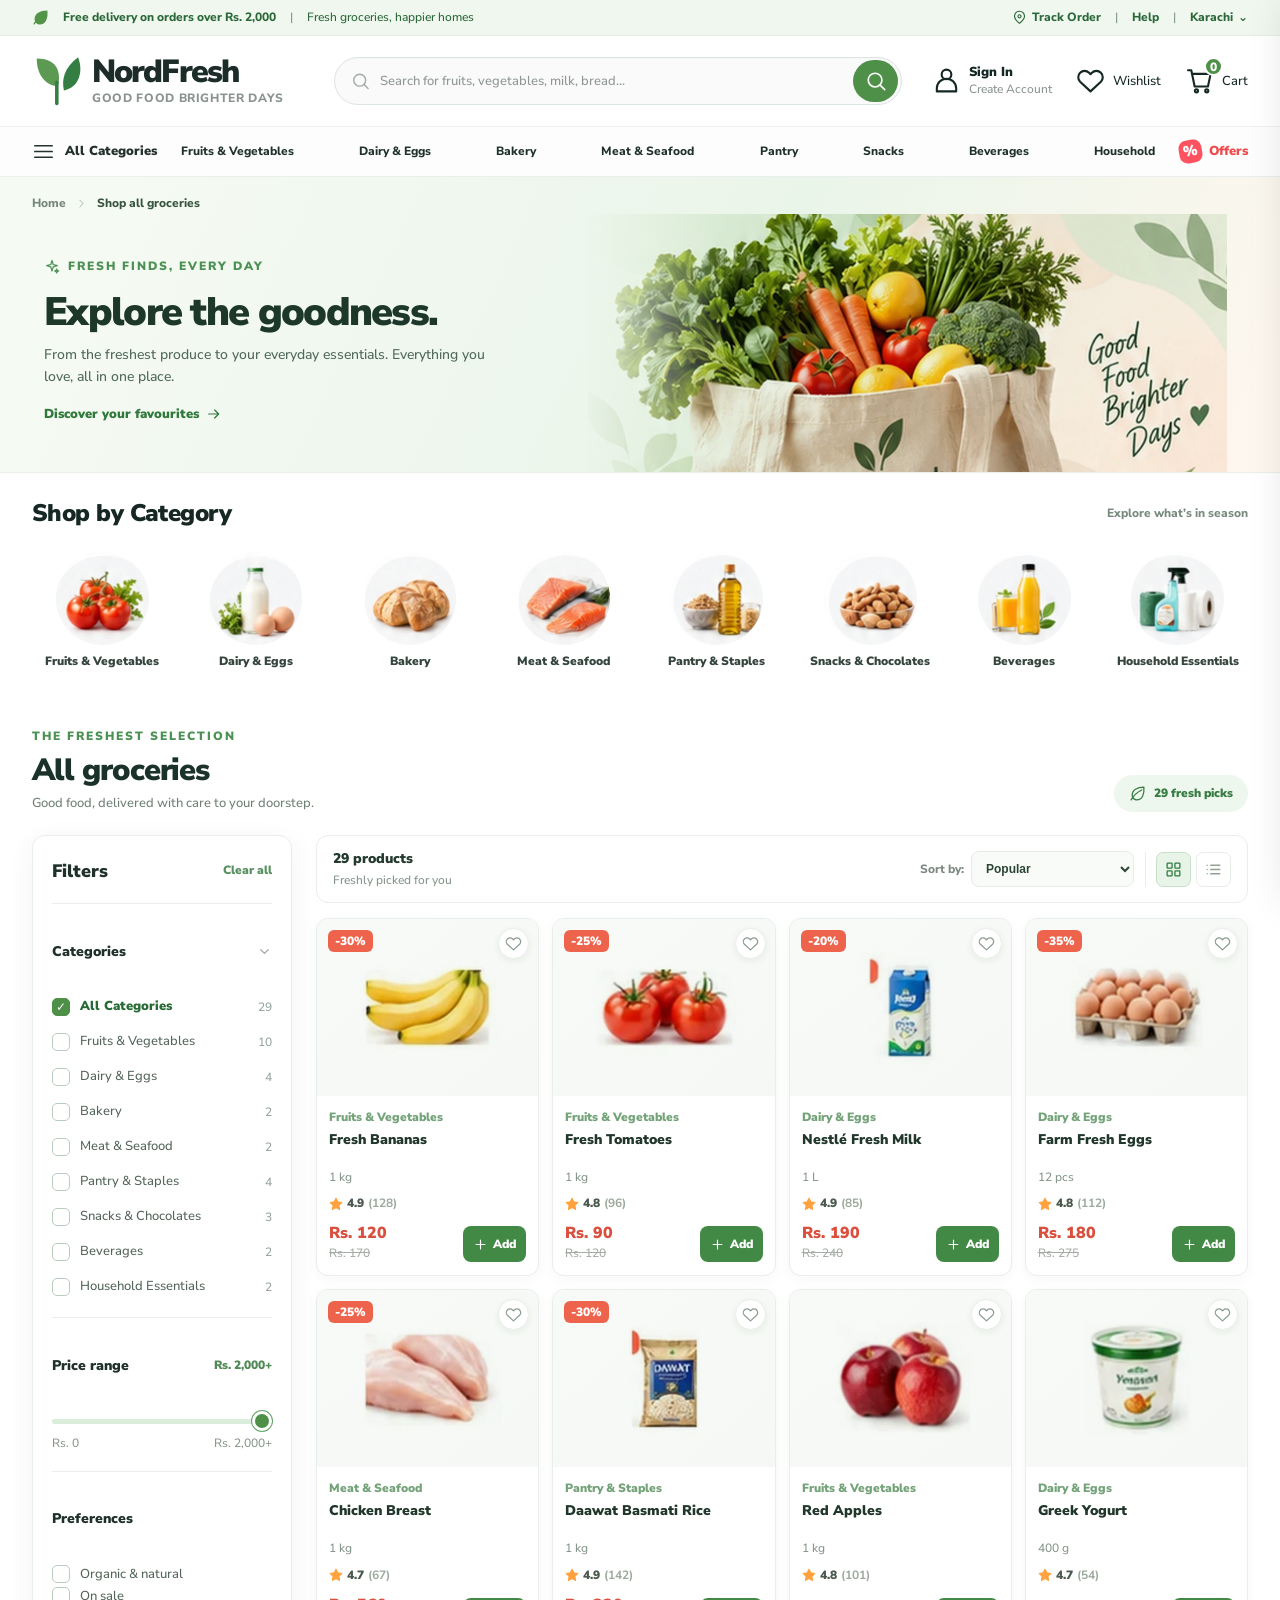
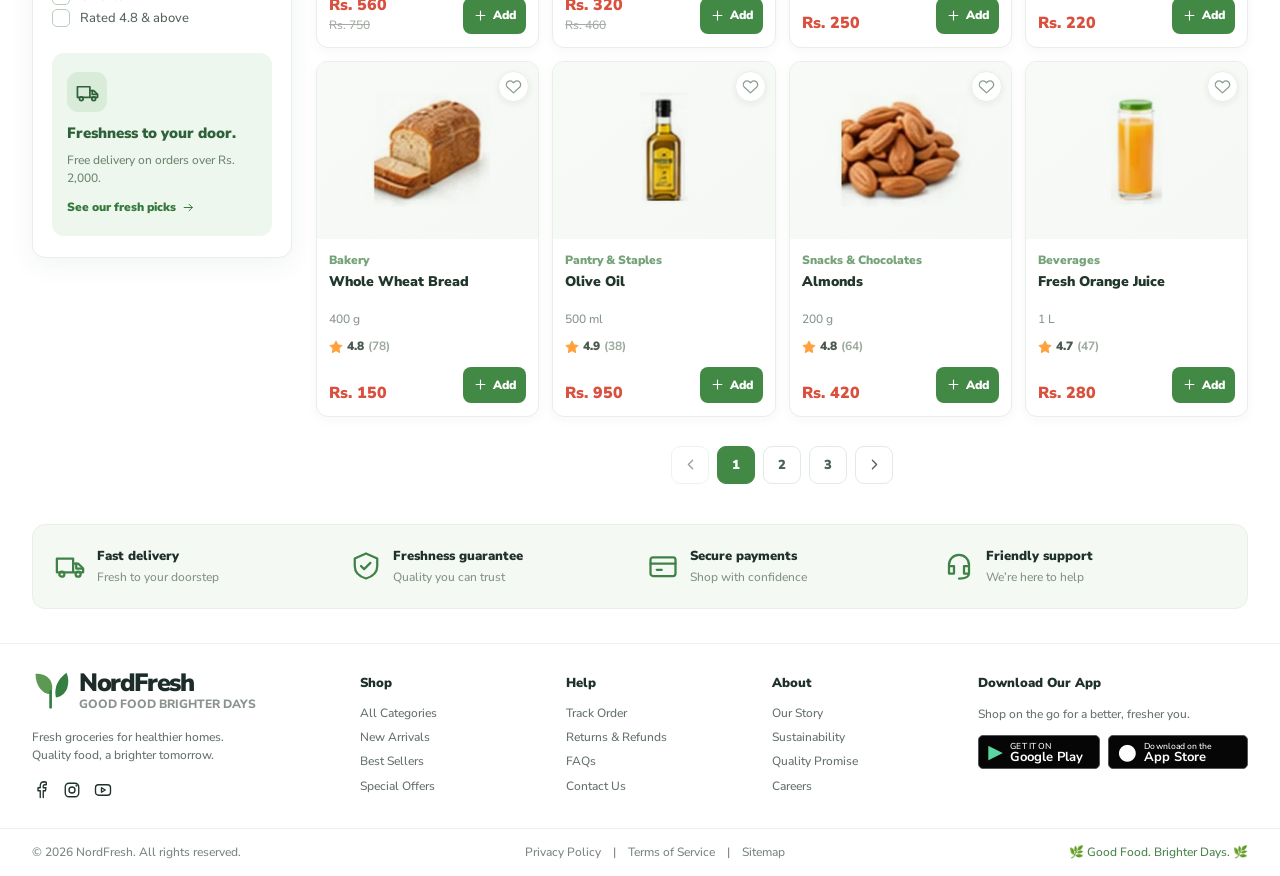
<file: shop.html>
<!doctype html><html lang="en"><head><meta charset="UTF-8"/><meta name="viewport" content="width=device-width, initial-scale=1"/><meta name="theme-color" content="#f8fbf7"/><meta name="description" content="Fresh groceries, handpicked for brighter days at NordFresh."/><title>Shop Fresh Groceries | NordFresh</title><link rel="preconnect" href="https://fonts.googleapis.com"/><link rel="preconnect" href="https://fonts.gstatic.com" crossorigin/><link href="https://fonts.googleapis.com/css2?family=Nunito+Sans:wght@400;500;600;700;800;900&display=swap" rel="stylesheet"/><link rel="stylesheet" href="css/styles.css"/><link rel="stylesheet" href="css/storefront.css"/><script defer src="js/catalog.js"></script><script defer src="js/storefront.js"></script></head><body data-page="shop"><svg aria-hidden="true" class="svg-defs" xmlns="http://www.w3.org/2000/svg">
<symbol id="i-leaf" viewbox="0 0 24 24"><path d="M21 3c-9.5 0-16.5 4-16.5 11.5A6.5 6.5 0 0 0 11 21C18.5 21 22 13.5 21 3Z"></path><path d="M3 21c4-7 9-11 15-14"></path></symbol>
<symbol id="i-search" viewbox="0 0 24 24"><circle cx="11" cy="11" r="7.5"></circle><path d="m16.5 16.5 5 5"></path></symbol>
<symbol id="i-cart" viewbox="0 0 24 24"><path d="M2.5 3.5h2.7L8 17h11l2.2-10.5H5.9"></path><circle cx="9.5" cy="20.5" r="1.3"></circle><circle cx="18" cy="20.5" r="1.3"></circle></symbol>
<symbol id="i-user" viewbox="0 0 24 24"><circle cx="12" cy="7" r="4"></circle><path d="M4 21v-2.5a8 8 0 0 1 16 0V21H4Z"></path></symbol>
<symbol id="i-pin" viewbox="0 0 24 24"><path d="M20 10c0 5-8 11.5-8 11.5S4 15 4 10a8 8 0 1 1 16 0Z"></path><circle cx="12" cy="10" r="2.5"></circle></symbol>
<symbol id="i-heart" viewbox="0 0 24 24"><path d="M20.6 5.6a5.2 5.2 0 0 0-7.4 0L12 6.8l-1.2-1.2a5.2 5.2 0 0 0-7.4 7.4L12 21l8.6-8a5.2 5.2 0 0 0 0-7.4Z"></path></symbol>
<symbol id="i-menu" viewbox="0 0 24 24"><path d="M3 6h18M3 12h18M3 18h18"></path></symbol>
<symbol id="i-truck" viewbox="0 0 24 24"><path d="M1.5 6h13v11h-13zM14.5 10h4l4 4v3h-8z"></path><circle cx="5.5" cy="18.5" r="2"></circle><circle cx="18.5" cy="18.5" r="2"></circle><path d="M17 10v4h5"></path></symbol>
<symbol id="i-shield" viewbox="0 0 24 24"><path d="M12 2 21 6v6c0 5-3.8 8.5-9 10-5.2-1.5-9-5-9-10V6Z"></path><path d="m8 12 2.5 2.5 5-5"></path></symbol>
<symbol id="i-credit" viewbox="0 0 24 24"><rect height="15" rx="2" width="20" x="2" y="5"></rect><path d="M2 10h20m-15 5h4"></path></symbol>
<symbol id="i-headset" viewbox="0 0 24 24"><path d="M4 13V11a8 8 0 0 1 16 0v2M4 13v5h4v-6H5a1 1 0 0 0-1 1ZM20 13v5h-4v-6h3a1 1 0 0 1 1 1ZM20 18c0 3-4 4-8 4"></path></symbol>
<symbol id="i-clock" viewbox="0 0 24 24"><circle cx="12" cy="12" r="9"></circle><path d="M12 6v6l4 2"></path></symbol>
<symbol id="i-mail" viewbox="0 0 24 24"><rect height="15" rx="2" width="20" x="2" y="5"></rect><path d="m2 7 10 8 10-8"></path></symbol>
<symbol id="i-arrow" viewbox="0 0 24 24"><path d="M4 12h15m-6-6 6 6-6 6"></path></symbol>
<symbol id="i-close" viewbox="0 0 24 24"><path d="M5 5 19 19M19 5 5 19"></path></symbol>
<symbol id="i-minus" viewbox="0 0 24 24"><path d="M5 12h14"></path></symbol>
<symbol id="i-plus" viewbox="0 0 24 24"><path d="M5 12h14M12 5v14"></path></symbol>
<symbol id="i-facebook" viewbox="0 0 24 24"><path d="M15 22v-9h3l.5-4H15V6.8c0-1.2.4-1.8 1.9-1.8H19V1.4A23 23 0 0 0 16.2 1C13 1 11 2.9 11 6.5V9H8v4h3v9"></path></symbol>
<symbol id="i-instagram" viewbox="0 0 24 24"><rect height="18" rx="5" width="18" x="3" y="3"></rect><circle cx="12" cy="12" r="4"></circle><circle cx="18" cy="6" r=".6"></circle></symbol>
<symbol id="i-play" viewbox="0 0 24 24"><rect height="14" rx="4" width="20" x="2" y="5"></rect><path d="m10 9 5 3-5 3Z"></path></symbol>
<symbol id="i-grid" viewbox="0 0 24 24"><rect height="7" rx="1" width="7" x="3" y="3"></rect><rect height="7" rx="1" width="7" x="14" y="3"></rect><rect height="7" rx="1" width="7" x="3" y="14"></rect><rect height="7" rx="1" width="7" x="14" y="14"></rect></symbol><symbol id="i-list" viewbox="0 0 24 24"><path d="M8 6h13M8 12h13M8 18h13M3 6h.1M3 12h.1M3 18h.1"></path></symbol><symbol id="i-filter" viewbox="0 0 24 24"><path d="M4 6h16M7 12h10M10 18h4"></path></symbol><symbol id="i-chevron" viewbox="0 0 24 24"><path d="m9 6 6 6-6 6"></path></symbol><symbol id="i-star" viewbox="0 0 24 24"><path d="m12 2 3.1 6.3 7 1-5.1 5 1.2 7-6.2-3.3-6.2 3.3 1.2-7-5.1-5 7-1Z"></path></symbol><symbol id="i-check" viewbox="0 0 24 24"><path d="m4 12 5 5L20 6"></path></symbol><symbol id="i-package" viewbox="0 0 24 24"><path d="m3 7 9-4 9 4v10l-9 4-9-4V7Zm0 0 9 4 9-4m-9 4v10"></path></symbol><symbol id="i-share" viewbox="0 0 24 24"><circle cx="18" cy="5" r="2"></circle><circle cx="6" cy="12" r="2"></circle><circle cx="18" cy="19" r="2"></circle><path d="m8 11 8-5M8 13l8 5"></path></symbol><symbol id="i-sparkle" viewbox="0 0 24 24"><path d="m12 2 1.8 6.2L20 10l-6.2 1.8L12 18l-1.8-6.2L4 10l6.2-1.8L12 2Zm7 13 .9 2.1L22 18l-2.1.9L19 21l-.9-2.1L16 18l2.1-.9Z"></path></symbol><symbol id="i-rotate" viewbox="0 0 24 24"><path d="M20 7V3l-3 3a9 9 0 1 0 3 7M20 3v6h-6"></path></symbol></svg><a href="#main" class="skip-link">Skip to main content</a><div class="announcement">
<div class="wrap announcement-inner">
<div class="announce-message"><svg class="ico leaf-solid"><use href="#i-leaf"></use></svg><strong>Free delivery on orders over Rs. 2,000</strong><span class="top-divider">|</span><span class="announcement-extra">Fresh groceries, happier homes</span></div>
<div class="announce-links"><a href="track-order.html"> <svg class="ico small"><use href="#i-pin"></use></svg> Track Order</a><span>|</span><a data-demo="Help centre" href="#">Help</a><span>|</span><button class="text-control" id="cityButton" type="button">Karachi <span aria-hidden="true">⌄</span></button></div>
</div>
</div><header class="site-header" id="top">
<div class="wrap main-header">
<a aria-label="NordFresh home" class="brand" href="index.html">
<span aria-hidden="true" class="brand-symbol"><svg class="brand-leaf one" viewbox="0 0 44 44"><path d="M4 3C24 3 24 18 22 26 15 27 4 20 4 3Z" fill="#5c9a54"></path><path d="M39 2C27 11 25 21 27 30 39 28 44 15 39 2Z" fill="#347e43"></path><path d="M21 23v18" stroke="#347e43" stroke-linecap="round" stroke-width="3"></path></svg></span>
<span class="brand-type"><span class="brand-name">Nord<span>Fresh</span></span><small>GOOD FOOD BRIGHTER DAYS</small></span>
</a>
<form class="header-search" id="searchForm" role="search"><svg class="ico search-prefix"><use href="#i-search"></use></svg><input aria-label="Search products" autocomplete="off" id="searchInput" placeholder="Search for fruits, vegetables, milk, bread..." type="search"/><button aria-label="Search" type="submit"><svg class="ico"><use href="#i-search"></use></svg></button></form>
<div class="header-actions">
<a class="account-action" href="login.html"><svg class="ico"><use href="#i-user"></use></svg><span><strong>Sign In</strong><small>Create Account</small></span></a>
<button class="account-action wishlist-action" id="wishlistButton" type="button"><svg class="ico"><use href="#i-heart"></use></svg><span>Wishlist</span></button>
<button aria-label="Open shopping cart" class="account-action cart-action" id="openCart" type="button"><span class="cart-icon-wrap"><svg class="ico"><use href="#i-cart"></use></svg><span class="cart-count" id="cartCount">0</span></span><span>Cart</span></button>
</div>
</div>
<nav aria-label="Main navigation" class="nav-strip">
<div class="wrap nav-content">
<button aria-expanded="false" class="nav-category" id="categoryToggle" type="button"><svg class="ico"><use href="#i-menu"></use></svg> All Categories</button>
<div class="nav-links"><a href="shop.html?category=fruits">Fruits &amp; Vegetables</a><a href="shop.html?category=dairy">Dairy &amp; Eggs</a><a href="shop.html?category=bakery">Bakery</a><a href="shop.html?category=seafood">Meat &amp; Seafood</a><a href="shop.html?category=pantry">Pantry</a><a href="shop.html?category=snacks">Snacks</a><a href="shop.html?category=beverages">Beverages</a><a href="shop.html?category=household">Household</a></div>
<a class="offers-link" href="shop.html?sort=discount"><span class="offer-flower">%</span> Offers</a>
</div>
<div class="category-popover wrap" hidden="" id="categoryPopover"><div class="popover-list" id="popoverCategoryList"></div></div>
</nav>
</header>
<main id="main" class="store-main shop-page">
  <section class="shop-intro"><div class="wrap"><div class="breadcrumbs"><a href="index.html">Home</a><svg class="ico"><use href="#i-chevron"/></svg><span>Shop all groceries</span></div>
    <div class="shop-intro-inner"><div><span class="kicker"><svg class="ico"><use href="#i-sparkle"/></svg> FRESH FINDS, EVERY DAY</span><h1>Explore the goodness.</h1><p>From the freshest produce to your everyday essentials. Everything you love, all in one place.</p><a class="intro-inline-link" href="#products">Discover your favourites <svg class="ico"><use href="#i-arrow"/></svg></a></div><img src="assets/hero-produce.webp" alt="Bag brimming with market-fresh produce" width="1102" height="556" fetchpriority="high"/></div>
  </div></section>
  <section class="wrap shop-categories section"><div class="section-title"><h2>Shop by Category</h2><span class="soft-note">Explore what’s in season</span></div><div class="shop-category-row" id="shopCategoryRow"></div></section>
  <section id="products" class="wrap section shop-workspace">
    <div class="shop-section-heading"><div><span class="kicker">THE FRESHEST SELECTION</span><h2>All groceries <span id="headingContext"></span></h2><p>Good food, delivered with care to your doorstep.</p></div><div class="shop-results-pill"><svg class="ico"><use href="#i-leaf"/></svg><span id="resultCountPill">24 fresh picks</span></div></div>
    <div class="catalog-layout">
      <aside class="filter-panel" id="filterPanel" aria-label="Product filters">
        <div class="filter-head"><h3>Filters <span class="filter-active-count" id="filterCount" hidden>0</span></h3><button class="reset-link" type="button" id="resetFilters">Clear all</button><button id="closeFilters" type="button" class="close-filter-btn" aria-label="Close filters"><svg class="ico"><use href="#i-close"/></svg></button></div>
        <div class="filter-block"><div class="filter-label"><h4>Categories</h4><svg class="ico"><use href="#i-chevron"/></svg></div><div class="filter-options" id="filterCategories"></div></div>
        <div class="filter-block"><div class="filter-label"><h4>Price range</h4><span id="maxPriceDisplay">Rs. 2,000</span></div><input class="price-range" id="priceRange" type="range" min="0" max="2000" step="50" value="2000" aria-label="Maximum price in rupees"/><div class="range-labels"><span>Rs. 0</span><span>Rs. 2,000+</span></div></div>
        <div class="filter-block"><div class="filter-label"><h4>Preferences</h4></div><label class="filter-check"><input type="checkbox" id="organicOnly"/><span class="check-ui" aria-hidden="true"></span> Organic &amp; natural</label><label class="filter-check"><input type="checkbox" id="discountOnly"/><span class="check-ui" aria-hidden="true"></span> On sale</label><label class="filter-check"><input type="checkbox" id="highRated"/><span class="check-ui" aria-hidden="true"></span> Rated 4.8 &amp; above</label></div>
        <div class="filter-help"><div class="filter-help-icon"><svg class="ico"><use href="#i-truck"/></svg></div><strong>Freshness to your door.</strong><p>Free delivery on orders over Rs. 2,000.</p><a href="product.html?id=bananas">See our fresh picks <svg class="ico"><use href="#i-arrow"/></svg></a></div>
        <button class="btn btn-primary apply-filters" id="applyFilters" type="button">Show products</button>
      </aside>
      <div class="catalog-main">
        <div class="catalog-toolbar"><div><strong id="resultsLabel">24 products</strong><span class="toolbar-subtitle" id="currentFilterLabel">Freshly picked for you</span></div><div class="toolbar-controls"><button class="mobile-filter-button" type="button" id="openFilters"><svg class="ico"><use href="#i-filter"/></svg> Filter</button><label class="sort-select">Sort by: <select id="sortSelect" aria-label="Sort products"><option value="popular">Popular</option><option value="newest">Newest arrivals</option><option value="price-low">Price: Low to High</option><option value="price-high">Price: High to Low</option><option value="rating">Top rated</option><option value="discount">Biggest discounts</option></select></label><div class="view-toggle" role="group" aria-label="View style"><button type="button" id="gridView" class="active" aria-label="Grid view" aria-pressed="true"><svg class="ico"><use href="#i-grid"/></svg></button><button type="button" id="listView" aria-label="List view" aria-pressed="false"><svg class="ico"><use href="#i-list"/></svg></button></div></div></div>
        <div id="activeChips" class="active-chips" hidden></div>
        <div class="shop-grid" id="shopGrid"></div>
        <div class="shop-empty" id="shopEmpty" hidden><svg class="ico"><use href="#i-search"/></svg><h3>We couldn’t find that fresh pick</h3><p>Try a different search or clear some filters to see more groceries.</p><button class="btn btn-primary" type="button" id="emptyReset">Clear filters</button></div>
        <div id="pagination" class="pagination" aria-label="Product pages"></div>
      </div>
    </div>
  </section>
  <section class="wrap store-benefits section"><div><svg class="ico"><use href="#i-truck"/></svg><span><strong>Fast delivery</strong><small>Fresh to your doorstep</small></span></div><div><svg class="ico"><use href="#i-shield"/></svg><span><strong>Freshness guarantee</strong><small>Quality you can trust</small></span></div><div><svg class="ico"><use href="#i-credit"/></svg><span><strong>Secure payments</strong><small>Shop with confidence</small></span></div><div><svg class="ico"><use href="#i-headset"/></svg><span><strong>Friendly support</strong><small>We’re here to help</small></span></div></section>
</main><div class="filter-backdrop" id="filterBackdrop" hidden></div>
<footer class="site-footer"><div class="wrap footer-main"><div class="footer-about"><a class="brand footer-brand" href="index.html"><span aria-hidden="true" class="brand-symbol"><svg viewbox="0 0 44 44"><path d="M4 3C24 3 24 18 22 26 15 27 4 20 4 3Z" fill="#5c9a54"></path><path d="M39 2C27 11 25 21 27 30 39 28 44 15 39 2Z" fill="#347e43"></path><path d="M21 23v18" stroke="#347e43" stroke-linecap="round" stroke-width="3"></path></svg></span><span class="brand-type"><span class="brand-name">Nord<span>Fresh</span></span><small>GOOD FOOD BRIGHTER DAYS</small></span></a><p>Fresh groceries for healthier homes.<br/>Quality food, a brighter tomorrow.</p><div class="social-links"><a aria-label="Facebook" data-demo="Facebook" href="#"><svg class="ico"><use href="#i-facebook"></use></svg></a><a aria-label="Instagram" data-demo="Instagram" href="#"><svg class="ico"><use href="#i-instagram"></use></svg></a><a aria-label="YouTube" data-demo="YouTube" href="#"><svg class="ico"><use href="#i-play"></use></svg></a></div></div><div class="footer-col"><h3>Shop</h3><a href="shop.html">All Categories</a><a href="shop.html">New Arrivals</a><a href="shop.html">Best Sellers</a><a href="shop.html">Special Offers</a></div><div class="footer-col"><h3>Help</h3><a href="track-order.html">Track Order</a><a data-demo="Returns and refunds" href="#">Returns &amp; Refunds</a><a data-demo="FAQs" href="#">FAQs</a><a data-demo="Contact" href="#">Contact Us</a></div><div class="footer-col"><h3>About</h3><a data-demo="Our story" href="#">Our Story</a><a data-demo="Sustainability" href="#">Sustainability</a><a data-demo="Quality promise" href="#">Quality Promise</a><a data-demo="Careers" href="#">Careers</a></div><div class="footer-col footer-app"><h3>Download Our App</h3><p>Shop on the go for a better, fresher you.</p><div class="store-badges"><a data-demo="Google Play" href="#"><span class="badge-play">▶</span><span><small>GET IT ON</small><strong>Google Play</strong></span></a><a data-demo="App Store" href="#"><span class="badge-apple">●</span><span><small>Download on the</small><strong>App Store</strong></span></a></div></div></div><div class="footer-bottom"><div class="wrap"><span>© 2026 NordFresh. All rights reserved.</span><div><a data-demo="Privacy policy" href="#">Privacy Policy</a><span>|</span><a data-demo="Terms of service" href="#">Terms of Service</a><span>|</span><a data-demo="Sitemap" href="#">Sitemap</a></div><span class="footer-tagline">🌿 Good Food. Brighter Days. 🌿</span></div></div></footer><nav aria-label="Quick navigation" class="mobile-bottom-nav"><a href="index.html"><svg class="ico"><use href="#i-leaf"></use></svg><span>Home</span></a><a href="shop.html"><svg class="ico"><use href="#i-menu"></use></svg><span>Shop</span></a><button id="mobileCart" type="button"><svg class="ico"><use href="#i-cart"></use></svg><span>Cart</span></button><a href="login.html"><svg class="ico"><use href="#i-user"></use></svg><span>Account</span></a></nav><div class="drawer-overlay" hidden="" id="cartBackdrop"></div><aside aria-hidden="true" aria-labelledby="cartDrawerTitle" aria-modal="true" class="cart-drawer" id="cartDrawer" role="dialog"><div class="drawer-header"><h2 id="cartDrawerTitle">Your Cart <span id="drawerCount">(0)</span></h2><button aria-label="Close cart" id="closeCart" type="button"><svg class="ico"><use href="#i-close"></use></svg></button></div><div class="drawer-items" id="cartItems"></div><div class="drawer-footer"><div class="subtotal"><span>Subtotal</span><strong id="cartSubtotal">Rs. 0</strong></div><p>Shipping calculated at checkout.</p><button class="btn btn-primary" id="checkoutButton" type="button">Proceed to Checkout <svg class="ico"><use href="#i-arrow"></use></svg></button></div></aside><div aria-live="polite" class="toast" id="toast" role="status"></div></body></html>
</file>
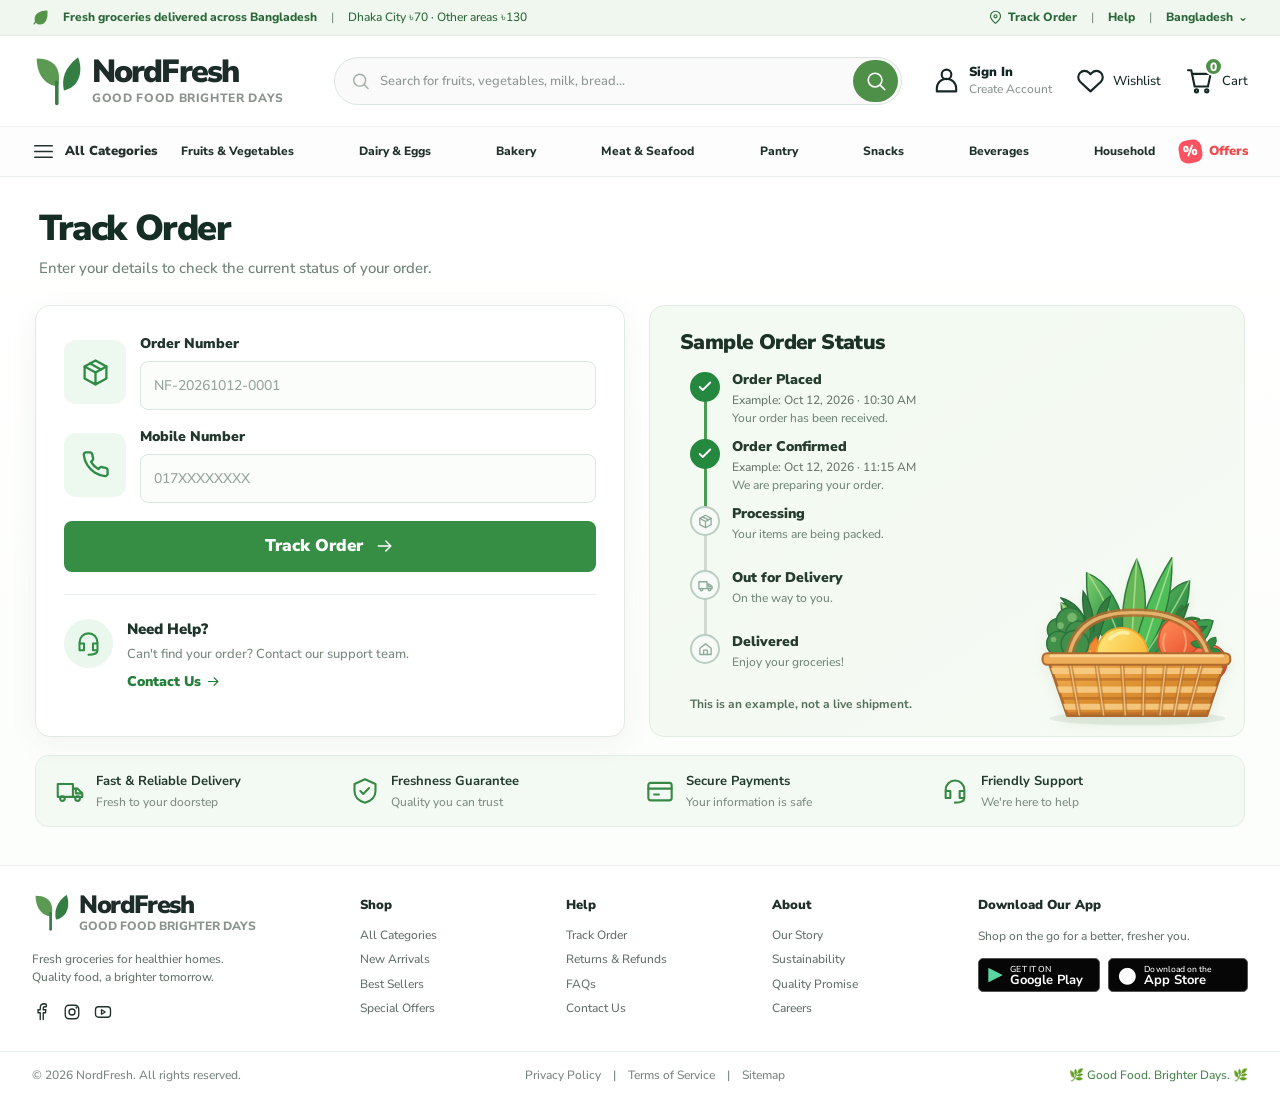
<file: track-order.html>
<!doctype html><html lang="en"><head><meta charset="UTF-8"><meta name="viewport" content="width=device-width, initial-scale=1"><meta name="theme-color" content="#f8fbf7"><meta name="description" content="Track your NordFresh order using its number and the matching mobile number."><title>Track Order | NordFresh</title><link rel="preconnect" href="https://fonts.googleapis.com"><link rel="preconnect" href="https://fonts.gstatic.com" crossorigin><link href="https://fonts.googleapis.com/css2?family=Nunito+Sans:wght@400;500;600;700;800;900&display=swap" rel="stylesheet"><link href="css/styles.css" rel="stylesheet"><link href="css/storefront.css" rel="stylesheet"><link href="css/checkout.css" rel="stylesheet"><link href="css/track-order.css" rel="stylesheet"><script defer src="js/catalog.js"></script><script defer src="js/track-order.js"></script></head><body data-page="track-order"><svg aria-hidden="true" class="svg-defs" xmlns="http://www.w3.org/2000/svg">
<symbol id="i-leaf" viewbox="0 0 24 24"><path d="M21 3c-9.5 0-16.5 4-16.5 11.5A6.5 6.5 0 0 0 11 21C18.5 21 22 13.5 21 3Z"></path><path d="M3 21c4-7 9-11 15-14"></path></symbol>
<symbol id="i-search" viewbox="0 0 24 24"><circle cx="11" cy="11" r="7.5"></circle><path d="m16.5 16.5 5 5"></path></symbol>
<symbol id="i-cart" viewbox="0 0 24 24"><path d="M2.5 3.5h2.7L8 17h11l2.2-10.5H5.9"></path><circle cx="9.5" cy="20.5" r="1.3"></circle><circle cx="18" cy="20.5" r="1.3"></circle></symbol>
<symbol id="i-user" viewbox="0 0 24 24"><circle cx="12" cy="7" r="4"></circle><path d="M4 21v-2.5a8 8 0 0 1 16 0V21H4Z"></path></symbol>
<symbol id="i-pin" viewbox="0 0 24 24"><path d="M20 10c0 5-8 11.5-8 11.5S4 15 4 10a8 8 0 1 1 16 0Z"></path><circle cx="12" cy="10" r="2.5"></circle></symbol>
<symbol id="i-heart" viewbox="0 0 24 24"><path d="M20.6 5.6a5.2 5.2 0 0 0-7.4 0L12 6.8l-1.2-1.2a5.2 5.2 0 0 0-7.4 7.4L12 21l8.6-8a5.2 5.2 0 0 0 0-7.4Z"></path></symbol>
<symbol id="i-menu" viewbox="0 0 24 24"><path d="M3 6h18M3 12h18M3 18h18"></path></symbol>
<symbol id="i-truck" viewbox="0 0 24 24"><path d="M1.5 6h13v11h-13zM14.5 10h4l4 4v3h-8z"></path><circle cx="5.5" cy="18.5" r="2"></circle><circle cx="18.5" cy="18.5" r="2"></circle><path d="M17 10v4h5"></path></symbol>
<symbol id="i-shield" viewbox="0 0 24 24"><path d="M12 2 21 6v6c0 5-3.8 8.5-9 10-5.2-1.5-9-5-9-10V6Z"></path><path d="m8 12 2.5 2.5 5-5"></path></symbol>
<symbol id="i-credit" viewbox="0 0 24 24"><rect height="15" rx="2" width="20" x="2" y="5"></rect><path d="M2 10h20m-15 5h4"></path></symbol>
<symbol id="i-headset" viewbox="0 0 24 24"><path d="M4 13V11a8 8 0 0 1 16 0v2M4 13v5h4v-6H5a1 1 0 0 0-1 1ZM20 13v5h-4v-6h3a1 1 0 0 1 1 1ZM20 18c0 3-4 4-8 4"></path></symbol>
<symbol id="i-mail" viewbox="0 0 24 24"><rect height="15" rx="2" width="20" x="2" y="5"></rect><path d="m2 7 10 8 10-8"></path></symbol>
<symbol id="i-arrow" viewbox="0 0 24 24"><path d="M4 12h15m-6-6 6 6-6 6"></path></symbol>
<symbol id="i-close" viewbox="0 0 24 24"><path d="M5 5 19 19M19 5 5 19"></path></symbol>
<symbol id="i-trash" viewbox="0 0 24 24"><path d="M3 6h18M8 6V4h8v2m3 0-1 15H6L5 6m5 4v7m4-7v7" fill="none" stroke="currentColor" stroke-linecap="round" stroke-linejoin="round" stroke-width="1.8"></path></symbol>
<symbol id="i-minus" viewbox="0 0 24 24"><path d="M5 12h14"></path></symbol>
<symbol id="i-plus" viewbox="0 0 24 24"><path d="M5 12h14M12 5v14"></path></symbol>
<symbol id="i-facebook" viewbox="0 0 24 24"><path d="M15 22v-9h3l.5-4H15V6.8c0-1.2.4-1.8 1.9-1.8H19V1.4A23 23 0 0 0 16.2 1C13 1 11 2.9 11 6.5V9H8v4h3v9"></path></symbol>
<symbol id="i-instagram" viewbox="0 0 24 24"><rect height="18" rx="5" width="18" x="3" y="3"></rect><circle cx="12" cy="12" r="4"></circle><circle cx="18" cy="6" r=".6"></circle></symbol>
<symbol id="i-play" viewbox="0 0 24 24"><rect height="14" rx="4" width="20" x="2" y="5"></rect><path d="m10 9 5 3-5 3Z"></path></symbol>
<symbol id="i-chevron" viewbox="0 0 24 24"><path d="m9 6 6 6-6 6"></path></symbol>
<symbol id="i-phone" viewBox="0 0 24 24"><path d="M22 16.6v3a2 2 0 0 1-2.2 2 19.5 19.5 0 0 1-8.5-3 19.3 19.3 0 0 1-6-6A19.5 19.5 0 0 1 2.3 4 2 2 0 0 1 4.3 2h3a2 2 0 0 1 2 1.7c.13.96.36 1.9.68 2.79a2 2 0 0 1-.45 2.11L8.3 9.82a16 16 0 0 0 6 6l1.23-1.23a2 2 0 0 1 2.11-.45c.9.32 1.83.55 2.79.68a2 2 0 0 1 1.57 1.78Z"></path></symbol><symbol id="i-check" viewBox="0 0 24 24"><path d="m5 12 4 4L19 6"></path></symbol>
<symbol id="i-package" viewBox="0 0 24 24"><path d="m12 2 9 5-9 5-9-5 9-5Z"></path><path d="M3 7v10l9 5 9-5V7M12 12v10M7.5 4.5l9 5"></path></symbol>
<symbol id="i-home" viewBox="0 0 24 24"><path d="m3 10 9-7 9 7v10H3V10Z"></path><path d="M9 20v-7h6v7"></path></symbol><symbol id="i-star" viewbox="0 0 24 24"><path d="m12 2 3.1 6.3 7 1-5.1 5 1.2 7-6.2-3.3-6.2 3.3 1.2-7-5.1-5 7-1Z"></path></symbol>
</svg><a href="#main" class="skip-link">Skip to main content</a><div class="announcement">
<div class="wrap announcement-inner">
<div class="announce-message"><svg class="ico leaf-solid"><use href="#i-leaf"></use></svg><strong>Fresh groceries delivered across Bangladesh</strong><span class="top-divider">|</span><span class="announcement-extra">Dhaka City ৳70 · Other areas ৳130</span></div>
<div class="announce-links"><a href="track-order.html"><svg class="ico small"><use href="#i-pin"></use></svg> Track Order</a><span>|</span><a data-demo="Help centre" href="#">Help</a><span>|</span><button class="text-control" id="cityButton" type="button">Bangladesh <span aria-hidden="true">⌄</span></button></div>
</div>
</div><header class="site-header" id="top">
<div class="wrap main-header">
<a aria-label="NordFresh home" class="brand" href="index.html">
<span aria-hidden="true" class="brand-symbol"><svg class="brand-leaf one" viewbox="0 0 44 44"><path d="M4 3C24 3 24 18 22 26 15 27 4 20 4 3Z" fill="#5c9a54"></path><path d="M39 2C27 11 25 21 27 30 39 28 44 15 39 2Z" fill="#347e43"></path><path d="M21 23v18" stroke="#347e43" stroke-linecap="round" stroke-width="3"></path></svg></span>
<span class="brand-type"><span class="brand-name">Nord<span>Fresh</span></span><small>GOOD FOOD BRIGHTER DAYS</small></span>
</a>
<form class="header-search" id="searchForm" role="search"><svg class="ico search-prefix"><use href="#i-search"></use></svg><input aria-label="Search products" autocomplete="off" id="searchInput" placeholder="Search for fruits, vegetables, milk, bread..." type="search"/><button aria-label="Search" type="submit"><svg class="ico"><use href="#i-search"></use></svg></button></form>
<div class="header-actions">
<a class="account-action" href="login.html"><svg class="ico"><use href="#i-user"></use></svg><span><strong>Sign In</strong><small>Create Account</small></span></a>
<button class="account-action wishlist-action" id="wishlistButton" type="button"><svg class="ico"><use href="#i-heart"></use></svg><span>Wishlist</span></button>
<button aria-label="Open shopping cart" class="account-action cart-action" id="openCart" type="button"><span class="cart-icon-wrap"><svg class="ico"><use href="#i-cart"></use></svg><span class="cart-count" id="cartCount">0</span></span><span>Cart</span></button>
</div>
</div>
<nav aria-label="Main navigation" class="nav-strip">
<div class="wrap nav-content">
<button aria-expanded="false" class="nav-category" id="categoryToggle" type="button"><svg class="ico"><use href="#i-menu"></use></svg> All Categories</button>
<div class="nav-links"><a href="shop.html?category=fruits">Fruits &amp; Vegetables</a><a href="shop.html?category=dairy">Dairy &amp; Eggs</a><a href="shop.html?category=bakery">Bakery</a><a href="shop.html?category=seafood">Meat &amp; Seafood</a><a href="shop.html?category=pantry">Pantry</a><a href="shop.html?category=snacks">Snacks</a><a href="shop.html?category=beverages">Beverages</a><a href="shop.html?category=household">Household</a></div>
<a class="offers-link" href="shop.html?sort=discount"><span class="offer-flower">%</span> Offers</a>
</div>
<div class="category-popover wrap" hidden="" id="categoryPopover"><div class="popover-list" id="popoverCategoryList"></div></div>
</nav>
</header>

<main id="main" class="to-main">
<div class="wrap to-wrap">
  <div class="to-heading"><h1>Track Order</h1><p>Enter your details to check the current status of your order.</p></div>
  <div class="to-layout">
    <section class="to-form-card" aria-label="Find your order">
      <form id="trackForm" novalidate>
        <div class="to-field"><div class="to-field-icon" aria-hidden="true"><svg class="ico"><use href="#i-package"></use></svg></div><div class="to-field-control"><label for="trackOrderNumber">Order Number</label><input id="trackOrderNumber" name="orderNumber" required maxlength="36" spellcheck="false" autocomplete="off" placeholder="NF-20261012-0001"></div></div>
        <div class="to-field"><div class="to-field-icon" aria-hidden="true"><svg class="ico"><use href="#i-phone"></use></svg></div><div class="to-field-control"><label for="trackPhone">Mobile Number</label><input id="trackPhone" name="phone" type="tel" required inputmode="tel" autocomplete="tel" maxlength="16" placeholder="017XXXXXXXX"></div></div>
        <button class="to-submit" type="submit">Track Order <svg class="ico" aria-hidden="true"><use href="#i-arrow"></use></svg></button><p id="trackFeedback" class="to-feedback" role="status" aria-live="polite"></p>
      </form>
      <div class="to-help" id="help"><div class="to-help-icon"><svg class="ico" aria-hidden="true"><use href="#i-headset"></use></svg></div><div><strong>Need Help?</strong><p>Can't find your order? Contact our support team.</p><button type="button" id="contactSupport">Contact Us <svg class="ico" aria-hidden="true"><use href="#i-arrow"></use></svg></button></div></div>
    </section>
    <section class="to-status-card" aria-labelledby="trackingStatusHeading">
      <div class="to-status-title"><h2 id="trackingStatusHeading">Sample Order Status</h2><span id="trackingStatusNote" hidden></span></div>
      <ol class="to-timeline" id="trackTimeline">
        <li class="to-step is-complete"><span class="to-step-dot"><svg class="ico"><use href="#i-check"></use></svg></span><div><strong>Order Placed</strong><small>Example: Oct 12, 2026 · 10:30 AM</small><p>Your order has been received.</p></div></li>
        <li class="to-step is-complete"><span class="to-step-dot"><svg class="ico"><use href="#i-check"></use></svg></span><div><strong>Order Confirmed</strong><small>Example: Oct 12, 2026 · 11:15 AM</small><p>We are preparing your order.</p></div></li>
        <li class="to-step is-pending"><span class="to-step-dot"><svg class="ico" aria-hidden="true"><use href="#i-package"></use></svg></span><div><strong>Processing</strong><p>Your items are being packed.</p></div></li>
        <li class="to-step is-pending"><span class="to-step-dot"><svg class="ico" aria-hidden="true"><use href="#i-truck"></use></svg></span><div><strong>Out for Delivery</strong><p>On the way to you.</p></div></li>
        <li class="to-step is-pending"><span class="to-step-dot"><svg class="ico" aria-hidden="true"><use href="#i-home"></use></svg></span><div><strong>Delivered</strong><p>Enjoy your groceries!</p></div></li>
      </ol>
      <img class="to-basket" src="assets/track-grocery-basket.svg" alt="" aria-hidden="true" width="225" height="190" loading="lazy">
      <p id="trackStatusFootnote" class="to-status-footnote">This is an example, not a live shipment.</p>
    </section>
  </div>
  <section class="co-benefits to-benefits" aria-label="NordFresh benefits">
    <div><svg aria-hidden="true" class="ico"><use href="#i-truck"></use></svg><span><strong>Fast &amp; Reliable Delivery</strong><small>Fresh to your doorstep</small></span></div>
    <div><svg aria-hidden="true" class="ico"><use href="#i-shield"></use></svg><span><strong>Freshness Guarantee</strong><small>Quality you can trust</small></span></div>
    <div><svg aria-hidden="true" class="ico"><use href="#i-credit"></use></svg><span><strong>Secure Payments</strong><small>Your information is safe</small></span></div>
    <div><svg aria-hidden="true" class="ico"><use href="#i-headset"></use></svg><span><strong>Friendly Support</strong><small>We're here to help</small></span></div>
  </section>
</div>
</main><footer class="site-footer"><div class="wrap footer-main"><div class="footer-about"><a class="brand footer-brand" href="index.html"><span aria-hidden="true" class="brand-symbol"><svg viewbox="0 0 44 44"><path d="M4 3C24 3 24 18 22 26 15 27 4 20 4 3Z" fill="#5c9a54"></path><path d="M39 2C27 11 25 21 27 30 39 28 44 15 39 2Z" fill="#347e43"></path><path d="M21 23v18" stroke="#347e43" stroke-linecap="round" stroke-width="3"></path></svg></span><span class="brand-type"><span class="brand-name">Nord<span>Fresh</span></span><small>GOOD FOOD BRIGHTER DAYS</small></span></a><p>Fresh groceries for healthier homes.<br/>Quality food, a brighter tomorrow.</p><div class="social-links"><a aria-label="Facebook" data-demo="Facebook" href="#"><svg class="ico"><use href="#i-facebook"></use></svg></a><a aria-label="Instagram" data-demo="Instagram" href="#"><svg class="ico"><use href="#i-instagram"></use></svg></a><a aria-label="YouTube" data-demo="YouTube" href="#"><svg class="ico"><use href="#i-play"></use></svg></a></div></div><div class="footer-col"><h3>Shop</h3><a href="shop.html">All Categories</a><a href="shop.html">New Arrivals</a><a href="shop.html">Best Sellers</a><a href="shop.html">Special Offers</a></div><div class="footer-col"><h3>Help</h3><a href="track-order.html">Track Order</a><a data-demo="Returns and refunds" href="#">Returns &amp; Refunds</a><a data-demo="FAQs" href="#">FAQs</a><a data-demo="Contact" href="#">Contact Us</a></div><div class="footer-col"><h3>About</h3><a data-demo="Our story" href="#">Our Story</a><a data-demo="Sustainability" href="#">Sustainability</a><a data-demo="Quality promise" href="#">Quality Promise</a><a data-demo="Careers" href="#">Careers</a></div><div class="footer-col footer-app"><h3>Download Our App</h3><p>Shop on the go for a better, fresher you.</p><div class="store-badges"><a data-demo="Google Play" href="#"><span class="badge-play">▶</span><span><small>GET IT ON</small><strong>Google Play</strong></span></a><a data-demo="App Store" href="#"><span class="badge-apple">●</span><span><small>Download on the</small><strong>App Store</strong></span></a></div></div></div><div class="footer-bottom"><div class="wrap"><span>© 2026 NordFresh. All rights reserved.</span><div><a data-demo="Privacy policy" href="#">Privacy Policy</a><span>|</span><a data-demo="Terms of service" href="#">Terms of Service</a><span>|</span><a data-demo="Sitemap" href="#">Sitemap</a></div><span class="footer-tagline">🌿 Good Food. Brighter Days. 🌿</span></div></div></footer><nav aria-label="Quick navigation" class="mobile-bottom-nav"><a href="index.html"><svg class="ico"><use href="#i-leaf"></use></svg><span>Home</span></a><a href="shop.html"><svg class="ico"><use href="#i-menu"></use></svg><span>Shop</span></a><button id="mobileCart" type="button"><svg class="ico"><use href="#i-cart"></use></svg><span>Cart</span></button><a href="login.html"><svg class="ico"><use href="#i-user"></use></svg><span>Account</span></a></nav><div aria-live="polite" class="toast" id="toast" role="status"></div></body></html>
</file>
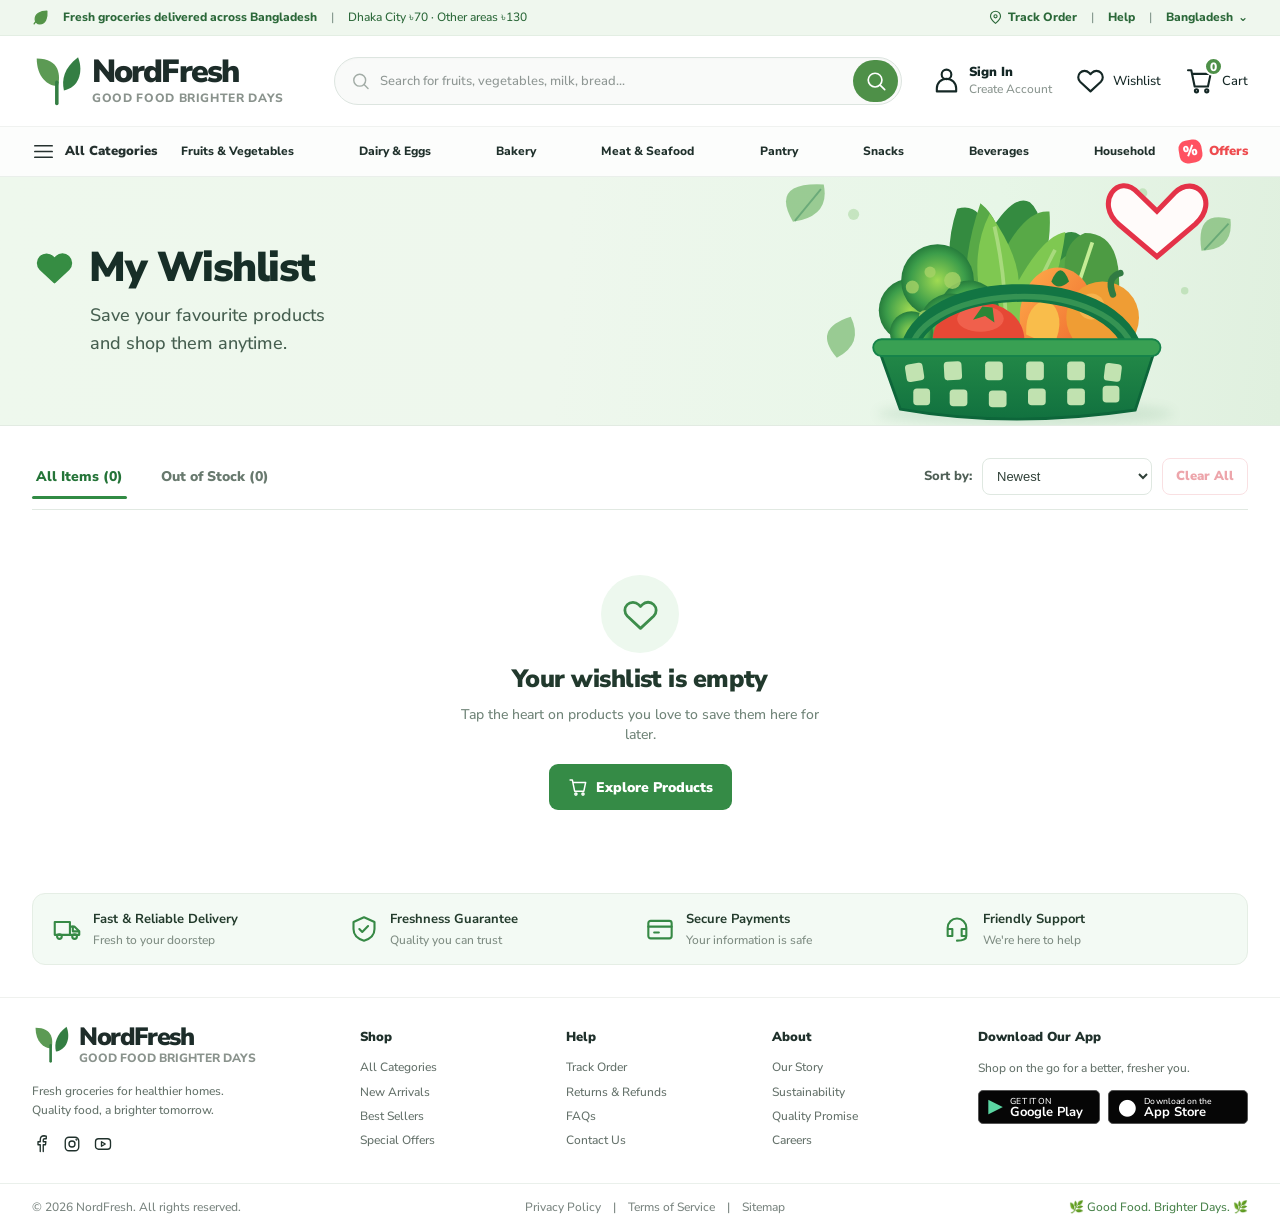
<file: wishlist.html>
<!doctype html><html lang="en"><head><meta charset="UTF-8"><meta name="viewport" content="width=device-width, initial-scale=1"><meta name="theme-color" content="#f8fbf7"><meta name="description" content="Save your favourite NordFresh groceries and add them to your cart anytime."><title>My Wishlist | NordFresh</title><link rel="preconnect" href="https://fonts.googleapis.com"><link rel="preconnect" href="https://fonts.gstatic.com" crossorigin><link href="https://fonts.googleapis.com/css2?family=Nunito+Sans:wght@400;500;600;700;800;900&display=swap" rel="stylesheet"><link href="css/styles.css" rel="stylesheet"><link href="css/storefront.css" rel="stylesheet"><link href="css/checkout.css" rel="stylesheet"><link href="css/wishlist.css" rel="stylesheet"><script defer src="js/catalog.js"></script><script defer src="js/wishlist.js"></script></head><body data-page="wishlist"><svg aria-hidden="true" class="svg-defs" xmlns="http://www.w3.org/2000/svg">
<symbol id="i-leaf" viewbox="0 0 24 24"><path d="M21 3c-9.5 0-16.5 4-16.5 11.5A6.5 6.5 0 0 0 11 21C18.5 21 22 13.5 21 3Z"></path><path d="M3 21c4-7 9-11 15-14"></path></symbol>
<symbol id="i-search" viewbox="0 0 24 24"><circle cx="11" cy="11" r="7.5"></circle><path d="m16.5 16.5 5 5"></path></symbol>
<symbol id="i-cart" viewbox="0 0 24 24"><path d="M2.5 3.5h2.7L8 17h11l2.2-10.5H5.9"></path><circle cx="9.5" cy="20.5" r="1.3"></circle><circle cx="18" cy="20.5" r="1.3"></circle></symbol>
<symbol id="i-user" viewbox="0 0 24 24"><circle cx="12" cy="7" r="4"></circle><path d="M4 21v-2.5a8 8 0 0 1 16 0V21H4Z"></path></symbol>
<symbol id="i-pin" viewbox="0 0 24 24"><path d="M20 10c0 5-8 11.5-8 11.5S4 15 4 10a8 8 0 1 1 16 0Z"></path><circle cx="12" cy="10" r="2.5"></circle></symbol>
<symbol id="i-heart" viewbox="0 0 24 24"><path d="M20.6 5.6a5.2 5.2 0 0 0-7.4 0L12 6.8l-1.2-1.2a5.2 5.2 0 0 0-7.4 7.4L12 21l8.6-8a5.2 5.2 0 0 0 0-7.4Z"></path></symbol>
<symbol id="i-menu" viewbox="0 0 24 24"><path d="M3 6h18M3 12h18M3 18h18"></path></symbol>
<symbol id="i-truck" viewbox="0 0 24 24"><path d="M1.5 6h13v11h-13zM14.5 10h4l4 4v3h-8z"></path><circle cx="5.5" cy="18.5" r="2"></circle><circle cx="18.5" cy="18.5" r="2"></circle><path d="M17 10v4h5"></path></symbol>
<symbol id="i-shield" viewbox="0 0 24 24"><path d="M12 2 21 6v6c0 5-3.8 8.5-9 10-5.2-1.5-9-5-9-10V6Z"></path><path d="m8 12 2.5 2.5 5-5"></path></symbol>
<symbol id="i-credit" viewbox="0 0 24 24"><rect height="15" rx="2" width="20" x="2" y="5"></rect><path d="M2 10h20m-15 5h4"></path></symbol>
<symbol id="i-headset" viewbox="0 0 24 24"><path d="M4 13V11a8 8 0 0 1 16 0v2M4 13v5h4v-6H5a1 1 0 0 0-1 1ZM20 13v5h-4v-6h3a1 1 0 0 1 1 1ZM20 18c0 3-4 4-8 4"></path></symbol>
<symbol id="i-mail" viewbox="0 0 24 24"><rect height="15" rx="2" width="20" x="2" y="5"></rect><path d="m2 7 10 8 10-8"></path></symbol>
<symbol id="i-arrow" viewbox="0 0 24 24"><path d="M4 12h15m-6-6 6 6-6 6"></path></symbol>
<symbol id="i-close" viewbox="0 0 24 24"><path d="M5 5 19 19M19 5 5 19"></path></symbol>
<symbol id="i-trash" viewbox="0 0 24 24"><path d="M3 6h18M8 6V4h8v2m3 0-1 15H6L5 6m5 4v7m4-7v7" fill="none" stroke="currentColor" stroke-linecap="round" stroke-linejoin="round" stroke-width="1.8"></path></symbol>
<symbol id="i-minus" viewbox="0 0 24 24"><path d="M5 12h14"></path></symbol>
<symbol id="i-plus" viewbox="0 0 24 24"><path d="M5 12h14M12 5v14"></path></symbol>
<symbol id="i-facebook" viewbox="0 0 24 24"><path d="M15 22v-9h3l.5-4H15V6.8c0-1.2.4-1.8 1.9-1.8H19V1.4A23 23 0 0 0 16.2 1C13 1 11 2.9 11 6.5V9H8v4h3v9"></path></symbol>
<symbol id="i-instagram" viewbox="0 0 24 24"><rect height="18" rx="5" width="18" x="3" y="3"></rect><circle cx="12" cy="12" r="4"></circle><circle cx="18" cy="6" r=".6"></circle></symbol>
<symbol id="i-play" viewbox="0 0 24 24"><rect height="14" rx="4" width="20" x="2" y="5"></rect><path d="m10 9 5 3-5 3Z"></path></symbol>
<symbol id="i-chevron" viewbox="0 0 24 24"><path d="m9 6 6 6-6 6"></path></symbol>
<symbol id="i-phone" viewBox="0 0 24 24"><path d="M22 16.6v3a2 2 0 0 1-2.2 2 19.5 19.5 0 0 1-8.5-3 19.3 19.3 0 0 1-6-6A19.5 19.5 0 0 1 2.3 4 2 2 0 0 1 4.3 2h3a2 2 0 0 1 2 1.7c.13.96.36 1.9.68 2.79a2 2 0 0 1-.45 2.11L8.3 9.82a16 16 0 0 0 6 6l1.23-1.23a2 2 0 0 1 2.11-.45c.9.32 1.83.55 2.79.68a2 2 0 0 1 1.57 1.78Z"></path></symbol>
<symbol id="i-check" viewBox="0 0 24 24"><path d="m5 12 4 4L19 6"></path></symbol>
<symbol id="i-package" viewBox="0 0 24 24"><path d="m12 2 9 5-9 5-9-5 9-5Z"></path><path d="M3 7v10l9 5 9-5V7M12 12v10M7.5 4.5l9 5"></path></symbol>
<symbol id="i-home" viewBox="0 0 24 24"><path d="m3 10 9-7 9 7v10H3V10Z"></path><path d="M9 20v-7h6v7"></path></symbol>
<symbol id="i-star" viewbox="0 0 24 24"><path d="m12 2 3.1 6.3 7 1-5.1 5 1.2 7-6.2-3.3-6.2 3.3 1.2-7-5.1-5 7-1Z"></path></symbol>
</svg><a href="#main" class="skip-link">Skip to main content</a><div class="announcement">
<div class="wrap announcement-inner">
<div class="announce-message"><svg class="ico leaf-solid"><use href="#i-leaf"></use></svg><strong>Fresh groceries delivered across Bangladesh</strong><span class="top-divider">|</span><span class="announcement-extra">Dhaka City ৳70 · Other areas ৳130</span></div>
<div class="announce-links"><a href="track-order.html"><svg class="ico small"><use href="#i-pin"></use></svg> Track Order</a><span>|</span><a data-demo="Help centre" href="#">Help</a><span>|</span><button class="text-control" id="cityButton" type="button">Bangladesh <span aria-hidden="true">⌄</span></button></div>
</div>
</div><header class="site-header" id="top">
<div class="wrap main-header">
<a aria-label="NordFresh home" class="brand" href="index.html">
<span aria-hidden="true" class="brand-symbol"><svg class="brand-leaf one" viewbox="0 0 44 44"><path d="M4 3C24 3 24 18 22 26 15 27 4 20 4 3Z" fill="#5c9a54"></path><path d="M39 2C27 11 25 21 27 30 39 28 44 15 39 2Z" fill="#347e43"></path><path d="M21 23v18" stroke="#347e43" stroke-linecap="round" stroke-width="3"></path></svg></span>
<span class="brand-type"><span class="brand-name">Nord<span>Fresh</span></span><small>GOOD FOOD BRIGHTER DAYS</small></span>
</a>
<form class="header-search" id="searchForm" role="search"><svg class="ico search-prefix"><use href="#i-search"></use></svg><input aria-label="Search products" autocomplete="off" id="searchInput" placeholder="Search for fruits, vegetables, milk, bread..." type="search"/><button aria-label="Search" type="submit"><svg class="ico"><use href="#i-search"></use></svg></button></form>
<div class="header-actions">
<a class="account-action" href="login.html"><svg class="ico"><use href="#i-user"></use></svg><span><strong>Sign In</strong><small>Create Account</small></span></a>
<button class="account-action wishlist-action" id="wishlistButton" type="button"><svg class="ico"><use href="#i-heart"></use></svg><span>Wishlist</span></button>
<button aria-label="Open shopping cart" class="account-action cart-action" id="openCart" type="button"><span class="cart-icon-wrap"><svg class="ico"><use href="#i-cart"></use></svg><span class="cart-count" id="cartCount">0</span></span><span>Cart</span></button>
</div>
</div>
<nav aria-label="Main navigation" class="nav-strip">
<div class="wrap nav-content">
<button aria-expanded="false" class="nav-category" id="categoryToggle" type="button"><svg class="ico"><use href="#i-menu"></use></svg> All Categories</button>
<div class="nav-links"><a href="shop.html?category=fruits">Fruits &amp; Vegetables</a><a href="shop.html?category=dairy">Dairy &amp; Eggs</a><a href="shop.html?category=bakery">Bakery</a><a href="shop.html?category=seafood">Meat &amp; Seafood</a><a href="shop.html?category=pantry">Pantry</a><a href="shop.html?category=snacks">Snacks</a><a href="shop.html?category=beverages">Beverages</a><a href="shop.html?category=household">Household</a></div>
<a class="offers-link" href="shop.html?sort=discount"><span class="offer-flower">%</span> Offers</a>
</div>
<div class="category-popover wrap" hidden="" id="categoryPopover"><div class="popover-list" id="popoverCategoryList"></div></div>
</nav>
</header>
<main id="main" class="wl-main">
  <section class="wl-hero" aria-labelledby="wishlistTitle">
    <div class="wrap wl-hero-content">
      <div class="wl-hero-copy"><div class="wl-hero-title"><span class="wl-heart-mark" aria-hidden="true"><svg class="ico"><use href="#i-heart"></use></svg></span><h1 id="wishlistTitle">My Wishlist</h1></div><p>Save your favourite products<br>and shop them anytime.</p></div>
      <img src="assets/wishlist-basket.svg" class="wl-hero-art" width="500" height="260" alt="Illustration of a basket filled with fresh vegetables and groceries" />
    </div>
  </section>
  <div class="wrap wl-content">
    <div class="wl-toolbar">
      <div class="wl-tabs" role="tablist" aria-label="Wishlist filters">
        <button class="wl-tab active" role="tab" aria-selected="true" id="wlAllTab" type="button" data-filter="all">All Items <span id="wlAllCount">(0)</span></button>
        <button class="wl-tab" role="tab" aria-selected="false" id="wlOutTab" type="button" data-filter="out">Out of Stock <span id="wlOutCount">(0)</span></button>
      </div>
      <div class="wl-actions"><label for="wlSort">Sort by:</label><select id="wlSort" aria-label="Sort wishlist"><option value="newest">Newest</option><option value="oldest">Oldest</option><option value="price-low">Price: Low to High</option><option value="price-high">Price: High to Low</option><option value="name">Name: A–Z</option></select><button class="wl-clear" id="wlClear" type="button">Clear All</button></div>
    </div>
    <div class="wl-bulkbar" id="wlBulk" hidden><label><input id="wlSelectAll" type="checkbox"> Select all visible</label><span id="wlSelectedCount">0 selected</span><button id="wlRemoveSelected" type="button"><svg class="ico"><use href="#i-trash"></use></svg> Remove Selected</button></div>
    <div class="wl-items" id="wlItems" aria-live="polite"></div>
    <section class="wl-empty" id="wlEmpty" hidden aria-label="Empty wishlist">
      <div class="wl-empty-heart"><svg class="ico"><use href="#i-heart"></use></svg></div>
      <h2 id="wlEmptyTitle">Your wishlist is empty</h2><p id="wlEmptyDesc">Tap the heart on products you love to save them here for later.</p>
      <a class="wl-shop-btn" href="shop.html"><svg class="ico"><use href="#i-cart"></use></svg> Explore Products</a>
    </section>
    <section class="co-benefits wl-benefits" aria-label="NordFresh benefits">
      <div><svg aria-hidden="true" class="ico"><use href="#i-truck"></use></svg><span><strong>Fast &amp; Reliable Delivery</strong><small>Fresh to your doorstep</small></span></div>
      <div><svg aria-hidden="true" class="ico"><use href="#i-shield"></use></svg><span><strong>Freshness Guarantee</strong><small>Quality you can trust</small></span></div>
      <div><svg aria-hidden="true" class="ico"><use href="#i-credit"></use></svg><span><strong>Secure Payments</strong><small>Your information is safe</small></span></div>
      <div><svg aria-hidden="true" class="ico"><use href="#i-headset"></use></svg><span><strong>Friendly Support</strong><small>We're here to help</small></span></div>
    </section>
  </div>
</main><footer class="site-footer"><div class="wrap footer-main"><div class="footer-about"><a class="brand footer-brand" href="index.html"><span aria-hidden="true" class="brand-symbol"><svg viewbox="0 0 44 44"><path d="M4 3C24 3 24 18 22 26 15 27 4 20 4 3Z" fill="#5c9a54"></path><path d="M39 2C27 11 25 21 27 30 39 28 44 15 39 2Z" fill="#347e43"></path><path d="M21 23v18" stroke="#347e43" stroke-linecap="round" stroke-width="3"></path></svg></span><span class="brand-type"><span class="brand-name">Nord<span>Fresh</span></span><small>GOOD FOOD BRIGHTER DAYS</small></span></a><p>Fresh groceries for healthier homes.<br/>Quality food, a brighter tomorrow.</p><div class="social-links"><a aria-label="Facebook" data-demo="Facebook" href="#"><svg class="ico"><use href="#i-facebook"></use></svg></a><a aria-label="Instagram" data-demo="Instagram" href="#"><svg class="ico"><use href="#i-instagram"></use></svg></a><a aria-label="YouTube" data-demo="YouTube" href="#"><svg class="ico"><use href="#i-play"></use></svg></a></div></div><div class="footer-col"><h3>Shop</h3><a href="shop.html">All Categories</a><a href="shop.html">New Arrivals</a><a href="shop.html">Best Sellers</a><a href="shop.html">Special Offers</a></div><div class="footer-col"><h3>Help</h3><a href="track-order.html">Track Order</a><a data-demo="Returns and refunds" href="#">Returns &amp; Refunds</a><a data-demo="FAQs" href="#">FAQs</a><a data-demo="Contact" href="#">Contact Us</a></div><div class="footer-col"><h3>About</h3><a data-demo="Our story" href="#">Our Story</a><a data-demo="Sustainability" href="#">Sustainability</a><a data-demo="Quality promise" href="#">Quality Promise</a><a data-demo="Careers" href="#">Careers</a></div><div class="footer-col footer-app"><h3>Download Our App</h3><p>Shop on the go for a better, fresher you.</p><div class="store-badges"><a data-demo="Google Play" href="#"><span class="badge-play">▶</span><span><small>GET IT ON</small><strong>Google Play</strong></span></a><a data-demo="App Store" href="#"><span class="badge-apple">●</span><span><small>Download on the</small><strong>App Store</strong></span></a></div></div></div><div class="footer-bottom"><div class="wrap"><span>© 2026 NordFresh. All rights reserved.</span><div><a data-demo="Privacy policy" href="#">Privacy Policy</a><span>|</span><a data-demo="Terms of service" href="#">Terms of Service</a><span>|</span><a data-demo="Sitemap" href="#">Sitemap</a></div><span class="footer-tagline">🌿 Good Food. Brighter Days. 🌿</span></div></div></footer><nav aria-label="Quick navigation" class="mobile-bottom-nav"><a href="index.html"><svg class="ico"><use href="#i-leaf"></use></svg><span>Home</span></a><a href="shop.html"><svg class="ico"><use href="#i-menu"></use></svg><span>Shop</span></a><button id="mobileCart" type="button"><svg class="ico"><use href="#i-cart"></use></svg><span>Cart</span></button><a href="login.html"><svg class="ico"><use href="#i-user"></use></svg><span>Account</span></a></nav><div aria-live="polite" class="toast" id="toast" role="status"></div></body></html>
</file>
<file: css/styles.css>
:root{--green:#4e9048;--green-dark:#276d39;--deep:#142724;--text:#20312c;--muted:#67726e;--line:#e7ece8;--mint:#edf7ee;--pale:#f5faf4;--orange:#ec5945;--shadow:0 5px 22px rgba(22,48,33,.055);--radius:12px;--wrap:1340px}
*,*::before,*::after{box-sizing:border-box}html{scroll-behavior:smooth;scroll-padding-top:125px}body{margin:0;font-family:'Nunito Sans',Inter,ui-sans-serif,system-ui,-apple-system,'Segoe UI',sans-serif;color:var(--text);background:#fff;font-size:14px;font-weight:500;line-height:1.4;-webkit-font-smoothing:antialiased}img,svg{display:block}img{max-width:100%;height:auto}a{text-decoration:none;color:inherit}button,input{font:inherit}button{cursor:pointer}button:disabled{cursor:not-allowed;opacity:.6}a,button,input{-webkit-tap-highlight-color:transparent}a:focus-visible,button:focus-visible,input:focus-visible{outline:3px solid #8bbd83;outline-offset:3px}h1,h2,h3,p{margin:0}h1,h2,h3{line-height:1.13}h2{letter-spacing:-.55px}.wrap{width:min(var(--wrap),calc(100% - 64px));margin-inline:auto}.svg-defs{position:absolute;width:0;height:0;overflow:hidden}.ico{width:22px;height:22px;fill:none;stroke:currentColor;stroke-width:1.8;stroke-linecap:round;stroke-linejoin:round;flex-shrink:0}.ico.small{width:15px;height:15px}.sr-only{position:absolute!important;width:1px!important;height:1px!important;padding:0!important;margin:-1px!important;overflow:hidden!important;clip:rect(0,0,0,0)!important;white-space:nowrap!important;border:0!important}.skip-link{position:absolute;left:12px;top:-80px;background:white;color:var(--green-dark);padding:10px;z-index:120}.skip-link:focus{top:12px}.btn{display:inline-flex;align-items:center;justify-content:center;gap:10px;min-height:42px;padding:10px 18px;border:0;border-radius:10px;font-size:14px;font-weight:900;transition:background .22s,transform .22s,box-shadow .22s;white-space:nowrap}.btn:hover{transform:translateY(-2px);box-shadow:0 7px 19px #347e4325}.btn .ico{width:17px;height:17px}.btn-primary{background:var(--green);color:white}.btn-primary:hover{background:#367a3b}.btn-light{background:#fff;color:#316d3d}.btn-light:hover{background:#f6fff4}.section{margin-top:22px}.section-title{display:flex;align-items:center;justify-content:space-between;gap:15px;margin-bottom:16px}.section-title h2{font-size:24px;font-weight:900;color:#162724}.view-all{display:inline-flex;align-items:center;gap:6px;font-size:13px;font-weight:900;color:#286e3b;white-space:nowrap}.view-all:hover{color:var(--orange)}.view-all .ico{width:14px;height:14px}
/* Slim announcement bar */
.announcement{background:#eff7ee;border-bottom:1px solid #e3eee3;color:#2b6839;font-size:12px;min-height:35px}.announcement-inner{min-height:35px;display:flex;align-items:center;justify-content:space-between;gap:15px}.announce-message,.announce-links{display:flex;align-items:center;gap:14px}.announcement .ico.leaf-solid{fill:#549448;stroke:#549448;width:17px;height:17px}.announce-message strong{font-weight:800}.top-divider,.announce-links>span{color:#81958a}.announce-links a,.announce-links button{display:inline-flex;align-items:center;gap:5px;font-size:12px;font-weight:800}.announce-links a:hover{color:#103d21}.text-control{padding:0;border:0;background:none;color:inherit}
/* Header */
.site-header{position:relative;z-index:20;background:#fff}.main-header{display:grid;grid-template-columns:272px minmax(280px,1fr) 316px;align-items:center;gap:30px;min-height:90px}.brand{display:inline-flex;align-items:center;gap:8px;white-space:nowrap;max-width:max-content}.brand-symbol{display:block;width:52px;height:52px;flex:0 0 52px}.brand-symbol svg{width:100%;height:100%}.brand-type{display:flex;flex-direction:column;gap:2px}.brand-name{font-weight:900;letter-spacing:-1.9px;color:#1e2c29;font-size:32px;line-height:1}.brand-name span{color:#1c2c29}.brand-type small{font-size:12px;font-weight:800;letter-spacing:.65px;color:#8a938d}.header-search{height:48px;display:flex;align-items:center;border:1px solid #dde5e0;background:#f9faf9;border-radius:30px;padding-left:16px;box-shadow:inset 0 1px 2px #00000005}.header-search:focus-within{border-color:#83b17d;box-shadow:0 0 0 3px #8bbd8325}.header-search .search-prefix{color:#a2aca6;width:19px}.header-search input{flex:1;min-width:0;width:100%;border:0;outline:0;background:transparent;padding:0 10px;color:var(--deep);font-size:13px}.header-search input::placeholder{color:#8e9693}.header-search button{width:45px;height:42px;margin-right:3px;border:0;background:var(--green);color:#fff;border-radius:25px;display:grid;place-items:center;transition:background .2s}.header-search button:hover{background:var(--green-dark)}.header-actions{display:flex;align-items:center;justify-content:flex-end;gap:24px}.account-action{display:inline-flex;align-items:center;gap:8px;border:0;background:none;color:#142725;padding:8px 0;font-size:13px;white-space:nowrap}.account-action>.ico,.cart-icon-wrap>.ico{width:29px;height:29px;stroke-width:1.75}.account-action>span:not(.cart-icon-wrap){display:flex;flex-direction:column;text-align:left;line-height:1.15}.account-action strong{font-size:13px;font-weight:900}.account-action small{font-size:12px;color:#8b9690;margin-top:3px}.cart-icon-wrap{display:block;position:relative}.cart-count{position:absolute;top:-9px;right:-9px;min-width:19px;height:19px;border-radius:50%;display:grid;place-items:center;background:var(--green);color:white;font-size:12px;font-weight:900;border:2px solid white}.nav-strip{border-top:1px solid #f0f2f0;border-bottom:1px solid #eaefeb;background:#fcfdfc}.nav-content{display:flex;align-items:center;gap:24px;min-height:49px}.nav-category{display:inline-flex;align-items:center;gap:10px;border:0;background:none;color:#25312f;font-weight:900;white-space:nowrap;padding:9px 0;font-size:13px}.nav-category .ico{width:23px;height:23px}.nav-links{display:flex;align-items:center;flex:1;justify-content:space-between;gap:14px;min-width:0;overflow:auto;scrollbar-width:none}.nav-links::-webkit-scrollbar{display:none}.nav-links a{font-size:12px;font-weight:800;white-space:nowrap}.nav-links a:hover{color:var(--green-dark)}.offers-link{font-size:13px;color:#ee4b4e;font-weight:900;display:flex;align-items:center;gap:7px;white-space:nowrap}.offer-flower{background:#ff5261;color:#fff;border-radius:35%;width:23px;height:23px;display:grid;place-items:center;font-size:15px;transform:rotate(-10deg)}.category-popover{position:absolute;left:50%;transform:translateX(-50%);top:100%;z-index:60;border:1px solid #e5ece8;box-shadow:0 22px 38px #0c30201c;background:white;border-radius:0 0 14px 14px;padding:20px}.category-popover[hidden]{display:none}.popover-list{display:grid;grid-template-columns:repeat(4,1fr);gap:10px}.popover-list button{background:#f5faf5;border:1px solid #e2eee3;border-radius:9px;padding:12px;text-align:left;font-size:13px;font-weight:800;color:#254f32;transition:background .2s}.popover-list button:hover{background:#e5f3e5}
/* Hero */
.hero{overflow:hidden;background:linear-gradient(108deg,#f5faf3 0%,#f5faf3 32%,#f0f8e8 51%,#f8f2ed 79%,#f9f8f3 100%);isolation:isolate}.hero-inner{position:relative;min-height:380px;display:flex;align-items:center}.hero-copy{position:relative;z-index:2;width:52%;padding:28px 0 25px 28px}.eyebrow{color:#437d4f;font-weight:900;letter-spacing:4px;font-size:12px}.hero h1{font-size:clamp(34px,3.65vw,55px);letter-spacing:-2.25px;line-height:1.035;font-weight:900;margin:14px 0 14px;color:#1c2d29}.hero-description{font-size:16px;line-height:1.46;color:#37483f;max-width:460px}.hero-cta{margin-top:18px;border-radius:30px;padding:12px 25px;min-height:46px}.hero-benefits{display:flex;gap:23px;margin-top:27px;align-items:center}.hero-benefits>div{display:flex;gap:9px;align-items:center;font-size:12px;line-height:1.25;font-weight:800;padding-right:22px;border-right:1px solid #cbdacb}.hero-benefits>div:last-child{border-right:0}.hero-benefits .ico{width:26px;height:26px}.hero-benefits .green{color:#418b46}.hero-photo{position:absolute;z-index:1;right:-18px;top:0;width:60%;height:100%;display:flex;align-items:center;justify-content:flex-end;overflow:hidden}.hero-photo img{width:100%;height:100%;object-fit:fill;mix-blend-mode:multiply;mask-image:linear-gradient(to right,transparent 0%,#000 13%,#000 100%)}.hero-decoration{position:absolute;z-index:0;pointer-events:none;border-radius:100% 8% 80% 10%;opacity:.23;transform:rotate(-22deg)}.decoration-left{width:120px;height:180px;left:-85px;bottom:-100px;background:#a6cf9a}.decoration-right{width:155px;height:100px;right:-123px;top:30px;background:#82b16c}
/* Categories */
.categories-section{margin-top:24px}.categories-grid{display:grid;grid-template-columns:repeat(8,minmax(0,1fr));align-items:start;gap:17px}.category-tile{border:0;background:none;color:#202c29;text-align:center;min-width:0;padding:0 3px 8px;display:flex;align-items:center;flex-direction:column;gap:8px}.category-image{width:min(100%,126px);aspect-ratio:1;border-radius:50%;background:#f2f4f2;display:grid;place-items:center;overflow:hidden;transition:transform .22s,box-shadow .22s}.category-image img{width:100%;height:100%;object-fit:cover}.category-tile:hover .category-image,.category-tile.active .category-image{transform:translateY(-4px);box-shadow:0 7px 18px #52915720}.category-tile.active .category-image{outline:3px solid #80b474;outline-offset:1px}.category-tile span:last-child{font-size:12px;font-weight:900;line-height:1.15;max-width:125px}
/* Promotional banners */
.promo-grid{display:grid;grid-template-columns:1.35fr 1fr;gap:16px}.promo{height:205px;position:relative;display:flex;align-items:center;overflow:hidden;border-radius:13px;isolation:isolate;transition:transform .24s,box-shadow .24s}.promo:hover{transform:translateY(-3px);box-shadow:var(--shadow)}.promo-seasonal{background:linear-gradient(100deg,#eef7e8 0%,#f0f7e9 52%,#c7e2bd 100%)}.promo-healthy{background:linear-gradient(105deg,#fff2ed,#fcece7)}.promo-words{position:relative;z-index:2;padding-left:32px;max-width:57%}.promo .eyebrow{font-size:12px;letter-spacing:2.8px}.promo-healthy .eyebrow{color:#e76a57}.promo h2{font-size:clamp(24px,2.5vw,36px);font-weight:900;letter-spacing:-1.2px;margin:11px 0 8px;line-height:1.08}.promo-healthy h2{color:#d44d3b}.promo p{font-size:14px;line-height:1.3}.promo .btn{min-height:32px;border-radius:40px;padding:8px 15px;margin-top:13px;font-size:12px}.promo>img{position:absolute;right:0;bottom:0;width:50%;height:100%;object-fit:cover;mask-image:linear-gradient(90deg,transparent,#000 25%);z-index:1}.promo-healthy>img{width:46%;height:100%;object-fit:cover;object-position:center}.discount-seal{position:absolute;z-index:2;right:16px;top:14px;width:87px;height:87px;border-radius:50%;background:#5d9e52;color:#fff;display:flex;flex-direction:column;align-items:center;justify-content:center;line-height:1.02;font-size:12px;font-weight:900;box-shadow:0 3px 12px #1b471d25}.discount-seal strong{font-size:28px}
/* Product cards */
.deals-title{align-items:center}.title-with-timer{display:flex;align-items:center;gap:18px}.countdown{display:inline-flex;align-items:center;gap:7px;padding:5px 11px;border-radius:7px;background:#fff0e9;color:#f05f4e;font-weight:900;font-size:12px;white-space:nowrap}.countdown .ico{width:16px;height:16px}.products-grid{display:grid;grid-template-columns:repeat(6,minmax(0,1fr));gap:12px}.product-card{position:relative;min-width:0;overflow:hidden;border:1px solid #e9eeeb;border-radius:9px;background:#fff;box-shadow:0 1px 3px #152a2105;transition:box-shadow .22s,transform .22s;display:flex;flex-direction:column}.product-card:hover{box-shadow:var(--shadow);transform:translateY(-3px)}.product-thumb{height:148px;display:flex;align-items:center;justify-content:center;position:relative;overflow:hidden;background:#fff}.product-thumb img{width:100%;height:100%;object-fit:contain;transition:transform .27s}.product-card:hover .product-thumb img{transform:scale(1.035)}.discount{position:absolute;top:8px;left:8px;border-radius:5px;background:#fd624c;color:#fff;font-size:12px;line-height:1.1;padding:5px 7px;z-index:1;font-weight:900}.product-info{padding:0 13px 12px;display:flex;flex-direction:column;flex:1}.product-info h3{font-size:13px;font-weight:800;line-height:1.22;min-height:31px}.product-info .product-unit{font-size:12px;color:#64716b;margin-top:3px}.price-row{display:flex;align-items:baseline;gap:10px;flex-wrap:wrap;margin-top:5px}.price{font-size:15px;font-weight:900;color:#172624}.old-price{font-size:12px;text-decoration:line-through;color:#a9afab}.add-button{background:var(--green);color:#fff;border:0;border-radius:5px;min-height:33px;margin-top:auto;padding:5px 8px;display:flex;align-items:center;justify-content:center;gap:8px;font-size:12px;font-weight:900;transition:background .2s}.add-button:hover{background:#2f753a}.add-button .ico{width:17px;height:17px}.product-info .price-row{margin-bottom:12px}.search-feedback{color:var(--green-dark);font-size:13px;font-weight:800;margin:-4px 0 12px}.empty-state{padding:45px 20px;background:#f3f8f2;border-radius:10px;color:#5a7060;text-align:center}.empty-state[hidden],.search-feedback[hidden]{display:none}
/* Curated products and sellers */
.discovery-section{display:grid;grid-template-columns:minmax(0,2.12fr) minmax(260px,.94fr);gap:22px}.discovery-section .section-title h2{font-size:23px}.recommended-grid{display:grid;grid-template-columns:repeat(6,minmax(0,1fr));gap:8px}.product-card.compact .product-thumb{height:118px}.product-card.compact .product-info{padding:0 8px 9px}.product-card.compact .product-info h3{font-size:12px;min-height:29px}.product-card.compact .product-info .price-row{margin:6px 0 10px}.product-card.compact .price{color:#e9453b;font-size:14px}.product-card.compact .add-button{min-height:30px;width:48px;margin:auto auto 0}.product-card.compact .add-button span{display:none}.seller-list{display:flex;flex-direction:column}.seller-row{display:grid;grid-template-columns:22px 47px minmax(0,1fr) 34px;align-items:center;gap:7px;border-bottom:1px solid #edf0eb;padding:3px 0}.seller-row:last-child{border-bottom:0}.seller-rank{width:21px;height:21px;border-radius:50%;display:grid;place-items:center;font-size:12px;font-weight:900;color:white;background:#286f3c}.seller-row img{width:47px;height:47px;object-fit:contain}.seller-row strong{display:block;font-size:12px;line-height:1.2}.seller-row small{display:block;font-size:12px;color:#5f6a66;margin-top:2px}.seller-row button{border:0;background:#e8f3e7;border-radius:6px;width:31px;height:31px;display:grid;place-items:center;color:#347d43;transition:background .2s}.seller-row button:hover{background:#c7e8c7}.seller-row button .ico{width:19px;height:19px}
/* Features, reviews, newsletter */
.features-grid{display:grid;grid-template-columns:repeat(4,minmax(0,1fr));gap:14px;margin-top:23px}.feature{background:linear-gradient(110deg,#f4f9f5,#eef6f0);display:flex;align-items:center;gap:14px;padding:15px 18px;min-height:67px;border-radius:10px}.feature>.ico{width:41px;height:41px;stroke:#407c46;stroke-width:1.65}.feature strong,.feature span{display:block}.feature strong{font-size:13px;font-weight:900}.feature span{font-size:12px;color:#6a796d;margin-top:3px}.reviews-grid{display:grid;grid-template-columns:repeat(3,minmax(0,1fr));gap:13px}.review-card{border:1px solid #ecf0ec;border-radius:10px;display:flex;align-items:center;gap:15px;padding:13px;min-width:0;min-height:100px}.review-avatar{flex:0 0 67px;width:67px;height:67px;display:grid;place-items:center;border-radius:50%;font-size:19px;font-weight:900;color:#365c46;background:linear-gradient(145deg,#eadbcc,#badbc7)}.avatar-two{background:linear-gradient(145deg,#c8dac9,#cbd9e6);color:#355166}.avatar-three{background:linear-gradient(145deg,#e4d4cf,#f0d5dd);color:#7b4c53}.stars{color:#ff980b;letter-spacing:2px;font-size:16px;line-height:1}.review-card p{font-size:12px;color:#68726f;line-height:1.3;margin:5px 0}.review-card strong{display:block;font-size:12px;color:#25312e}.review-card small{display:block;font-size:12px;color:#8c9691}.subscribe-section{display:flex;align-items:center;gap:20px;border-radius:12px;padding:14px 26px;background:linear-gradient(96deg,#eff6ed,#edf6ef,#dcebd6);margin-top:22px;margin-bottom:28px;min-height:77px}.subscribe-illustration .ico{width:53px;height:42px;stroke:#4b9051;stroke-width:1.3}.subscribe-text{min-width:0;flex:1}.subscribe-text h2{font-size:17px;font-weight:900}.subscribe-text p{font-size:12px;color:#56685c;margin-top:5px}.subscribe-form{display:flex;width:min(455px,43%);border-radius:9px;background:#fff;overflow:hidden;border:1px solid #e1ebe0;min-height:43px}.subscribe-form input{flex:1;min-width:0;border:0;outline:0;padding:0 16px;background:transparent;font-size:12px}.subscribe-form .btn{border-radius:0;min-width:132px;font-size:12px}
/* Footer */
.site-footer{border-top:1px solid #eff1ee;background:#fff}.footer-main{display:grid;grid-template-columns:1.62fr .95fr .95fr .95fr 1.45fr;gap:33px;padding-top:27px;padding-bottom:26px}.footer-brand .brand-symbol{width:39px;height:39px;flex-basis:39px}.footer-brand .brand-name{font-size:25px;letter-spacing:-1.4px}.footer-brand .brand-type small{font-size:12px;letter-spacing:0;line-height:1}.footer-about p,.footer-app p{font-size:12px;line-height:1.55;color:#65736b;margin:12px 0}.social-links{display:flex;align-items:center;gap:13px;margin-top:16px}.social-links .ico{width:18px;height:18px}.social-links a:hover{color:var(--green)}.footer-col h3{font-size:13px;font-weight:900;margin:5px 0 14px}.footer-col>a{display:block;font-size:12px;line-height:1.45;margin-bottom:7px;color:#64716a}.footer-col>a:hover{color:#2c8539}.store-badges{display:flex;gap:8px;align-items:center;margin-top:10px}.store-badges a{background:#060606;color:white;border-radius:5px;border:1px solid #555;padding:4px 9px;display:flex;align-items:center;gap:7px;line-height:1.0}.store-badges a span:last-child{display:flex;flex-direction:column}.store-badges a small{font-size:12px;transform:scale(.72);transform-origin:left;min-width:80px;height:11px;white-space:nowrap}.store-badges a strong{font-size:13px;white-space:nowrap}.badge-play{font-size:19px;color:#5bd5a2}.badge-apple{font-size:22px}.footer-bottom{border-top:1px solid #eaf0eb}.footer-bottom>.wrap{display:flex;align-items:center;justify-content:space-between;gap:15px;padding-top:15px;padding-bottom:15px;font-size:12px;color:#7a8580}.footer-bottom>.wrap>div{display:flex;gap:12px}.footer-bottom a:hover{color:#357c40}.footer-tagline{color:#49834b;white-space:nowrap}
/* Mobile cart, toast */
.mobile-bottom-nav{display:none}.drawer-overlay{position:fixed;inset:0;background:#0e221a85;z-index:75;opacity:0;transition:opacity .25s}.drawer-overlay.open{opacity:1}.drawer-overlay[hidden]{display:none}.cart-drawer{position:fixed;top:0;right:0;bottom:0;width:min(420px,100%);z-index:80;background:white;transform:translateX(105%);transition:transform .26s ease;box-shadow:-12px 0 40px #0002;display:flex;flex-direction:column}.cart-drawer.open{transform:translateX(0)}.drawer-header{padding:21px;border-bottom:1px solid var(--line);display:flex;justify-content:space-between;align-items:center}.drawer-header h2{font-size:21px}.drawer-header button{border:0;background:#eef6ef;width:36px;height:36px;display:grid;place-items:center;border-radius:50%}.drawer-items{padding:12px 19px;overflow:auto;flex:1}.cart-empty{padding:50px 10px;text-align:center;color:#708076}.cart-empty .ico{width:50px;height:50px;margin:0 auto 15px;color:#78a87e}.cart-line{display:grid;grid-template-columns:62px 1fr auto;align-items:center;gap:10px;padding:12px 0;border-bottom:1px solid var(--line)}.cart-line>img{width:62px;height:62px;object-fit:contain}.cart-line strong{font-size:13px}.cart-line small{display:block;color:#63776b;margin:4px 0}.cart-line-total{font-size:13px;font-weight:900;align-self:start}.qty-controls{display:inline-flex;align-items:center;gap:12px}.qty-controls button{width:26px;height:26px;border:1px solid #dce7dd;background:#f6faf5;border-radius:5px;display:grid;place-items:center}.qty-controls .ico{width:14px;height:14px}.qty-controls span{font-size:13px;font-weight:900}.drawer-footer{padding:19px;border-top:1px solid var(--line)}.subtotal{display:flex;justify-content:space-between;font-size:16px;font-weight:900}.drawer-footer p{font-size:12px;color:#78837d;margin:8px 0 16px}.drawer-footer .btn{width:100%}.toast{position:fixed;z-index:110;right:24px;bottom:24px;max-width:min(420px,calc(100% - 32px));pointer-events:none;opacity:0;transform:translateY(15px);transition:opacity .2s,transform .2s;border-radius:9px;padding:13px 19px;box-shadow:0 9px 35px #1e46282f;background:#244e33;color:white;font-size:13px;font-weight:800}.toast.show{opacity:1;transform:translateY(0)}
/* Progressive movement; never gate initial content on JS */
@media (prefers-reduced-motion:no-preference){.reveal{animation:fade-up .65s ease both;animation-timeline:view();animation-range:entry 0% entry 25%}@keyframes fade-up{from{opacity:.6;transform:translateY(11px)}to{opacity:1;transform:none}}}
/* Responsive */
@media(max-width:1160px){.wrap{width:min(var(--wrap),calc(100% - 40px))}.main-header{grid-template-columns:225px minmax(240px,1fr) 260px;gap:15px}.brand-name{font-size:28px}.brand-symbol{width:43px;height:43px;flex-basis:43px}.header-actions{gap:13px}.nav-content{gap:17px}.nav-links{gap:17px}.hero-copy{width:54%}.hero-benefits{gap:12px}.hero-benefits>div{padding-right:12px}.hero-photo{width:58%}.product-thumb{height:127px}.discovery-section{grid-template-columns:2fr .9fr}.recommended-grid{grid-template-columns:repeat(3,1fr)}.product-card.compact .product-thumb{height:135px}.promo h2{font-size:28px}.footer-main{gap:17px}}
@media(max-width:900px){.main-header{grid-template-columns:200px minmax(180px,1fr) 125px;gap:12px;min-height:80px}.header-actions{gap:15px}.header-actions .account-action>span:not(.cart-icon-wrap){display:none}.account-action>.ico,.cart-icon-wrap>.ico{width:26px;height:26px}.wishlist-action{display:none}.nav-links{gap:20px}.hero-inner{min-height:335px}.hero-copy{padding-left:10px;width:60%}.hero h1{font-size:38px}.hero-description{font-size:14px}.hero-photo{width:56%;right:-65px}.hero-benefits{gap:9px;margin-top:17px}.hero-benefits>div{font-size:12px;padding-right:8px}.hero-benefits .ico{width:22px}.categories-grid{grid-template-columns:repeat(8,110px);overflow-x:auto;scroll-snap-type:x proximity;padding-bottom:9px;scrollbar-width:thin}.category-tile{scroll-snap-align:start}.products-grid{grid-template-columns:repeat(3,minmax(0,1fr))}.product-thumb{height:155px}.discovery-section{grid-template-columns:1fr}.recommended-grid{grid-template-columns:repeat(6,minmax(0,1fr))}.product-card.compact .product-thumb{height:115px}.sellers-column{margin-top:5px}.seller-list{display:grid;grid-template-columns:repeat(2,1fr);column-gap:25px}.features-grid{grid-template-columns:repeat(2,1fr)}.review-avatar{flex-basis:48px;width:48px;height:48px}.review-card{gap:8px;padding:10px}.review-card p{font-size:12px}.footer-main{grid-template-columns:2fr 1fr 1fr;row-gap:22px}.footer-app{grid-column:2 / -1}.subscribe-form{width:40%}}
@media(max-width:670px){html{scroll-padding-top:25px}.wrap{width:calc(100% - 32px)}.announcement{min-height:32px}.announcement-inner{min-height:32px;justify-content:center}.announcement-extra,.top-divider,.announce-links{display:none}.announce-message{gap:7px;font-size:12px}.site-header{position:relative}.main-header{display:grid;grid-template-columns:1fr auto;gap:10px;padding-top:12px;padding-bottom:12px}.brand-name{font-size:27px}.brand-symbol{width:41px;height:41px;flex-basis:41px}.brand-type small{font-size:12px;letter-spacing:0}.header-search{grid-row:2;grid-column:1/-1;width:100%;height:43px}.header-search button{height:37px;width:41px}.header-actions{grid-column:2;grid-row:1;gap:13px}.header-actions .account-action{padding:5px 0}.header-actions .account-action:first-child{display:none}.nav-content{min-height:42px;gap:16px}.nav-category{padding:8px 0}.nav-category .ico{width:19px}.nav-links{gap:18px}.nav-links a{font-size:12px}.offers-link{font-size:12px}.nav-strip .category-popover{width:calc(100% - 20px)}.popover-list{grid-template-columns:repeat(2,1fr)}.hero-inner{min-height:505px;display:block}.hero-copy{width:100%;padding:29px 8px 0;display:flex;align-items:flex-start;flex-direction:column}.hero .eyebrow{font-size:12px;letter-spacing:2.7px}.hero h1{font-size:clamp(34px,8.5vw,48px);letter-spacing:-1.7px;margin:10px 0}.hero-description{font-size:14px;max-width:85%}.hero-cta{margin-top:14px;min-height:39px;padding:9px 19px}.hero-benefits{position:absolute;top:407px;left:5px;right:5px;justify-content:space-between;z-index:3;background:#ffffff9e;border-radius:9px;padding:8px 9px;margin:0;gap:6px}.hero-benefits>div{gap:5px;padding-right:7px;font-size:12px}.hero-benefits .ico{width:19px;height:19px}.hero-photo{top:216px;height:239px;width:95%;right:-27px;opacity:.97}.hero-photo img{mask-image:linear-gradient(90deg,transparent,#000 9%);object-fit:fill}.categories-section{margin-top:23px}.section-title h2,.discovery-section .section-title h2{font-size:19px}.section-title{margin-bottom:13px}.view-all{font-size:12px;gap:4px}.categories-grid{grid-template-columns:repeat(8,100px);gap:9px}.category-image{width:92px}.category-tile span:last-child{font-size:12px}.promo-grid{grid-template-columns:1fr;gap:11px;margin-top:14px}.promo{height:188px}.promo-words{padding-left:19px;max-width:65%}.promo h2{font-size:25px;margin:7px 0}.promo p{font-size:12px}.promo .eyebrow{font-size:12px;letter-spacing:1.2px}.promo .btn{font-size:12px;min-height:30px;margin-top:10px}.discount-seal{width:66px;height:66px;right:12px;font-size:12px}.discount-seal strong{font-size:22px}.title-with-timer{gap:7px;flex-wrap:wrap}.countdown{font-size:12px;padding:4px 6px}.countdown .ico{width:13px}.products-grid{grid-template-columns:repeat(2,minmax(0,1fr));gap:9px}.product-thumb{height:132px}.product-info{padding:1px 9px 10px}.product-info h3{font-size:13px}.price{font-size:14px}.recommended-grid{grid-template-columns:repeat(3,minmax(0,1fr));gap:8px}.product-card.compact .product-thumb{height:97px}.product-card.compact .product-info{padding:0 6px 9px}.product-card.compact .product-info h3{font-size:12px}.product-card.compact .price{font-size:13px}.seller-list{grid-template-columns:1fr}.features-grid{grid-template-columns:repeat(2,1fr);gap:8px}.feature{padding:10px;gap:8px;min-height:77px}.feature>.ico{width:29px;height:29px}.feature strong{font-size:12px}.feature span{font-size:12px}.reviews-grid{grid-template-columns:1fr;gap:9px}.review-card{min-height:85px}.review-avatar{width:56px;height:56px;flex-basis:56px}.subscribe-section{flex-wrap:wrap;gap:10px;padding:14px;margin-top:19px;margin-bottom:18px}.subscribe-illustration .ico{width:36px;height:36px}.subscribe-text h2{font-size:15px}.subscribe-form{flex:0 0 100%;width:100%;margin-top:6px}.subscribe-form .btn{min-width:100px}.footer-main{grid-template-columns:repeat(2,1fr);gap:22px;padding-bottom:19px}.footer-about{grid-column:1/-1}.footer-col h3{margin:0 0 11px}.footer-app{grid-column:1/-1}.footer-bottom>.wrap{flex-direction:column;justify-content:center;gap:8px;text-align:center;padding-top:12px;padding-bottom:90px}.footer-tagline{display:none}.mobile-bottom-nav{position:fixed;bottom:0;left:0;right:0;display:grid;grid-template-columns:repeat(4,1fr);z-index:65;min-height:64px;box-shadow:0 -2px 12px #123a221c;border-top:1px solid #e5ede5;background:#ffffffed;backdrop-filter:blur(12px);padding-bottom:env(safe-area-inset-bottom)}.mobile-bottom-nav a,.mobile-bottom-nav button{display:flex;flex-direction:column;align-items:center;justify-content:center;gap:2px;border:0;background:none;color:#365747;font-size:12px;font-weight:900;padding:7px}.mobile-bottom-nav .ico{width:22px;height:22px}.toast{bottom:79px;right:12px}.section{margin-top:17px}}
@media(max-width:375px){.wrap{width:calc(100% - 24px)}.brand-name{font-size:24px}.brand-symbol{width:37px;height:37px;flex-basis:37px}.hero-inner{min-height:515px}.hero-benefits{top:410px}.hero-photo{top:226px}.promo h2{font-size:23px}.product-thumb{height:116px}.discount-seal{width:58px;height:58px}.promo-words{max-width:68%}}
@media(prefers-reduced-motion:reduce){*,*::before,*::after{scroll-behavior:auto!important;animation:none!important;transition:none!important}}
[hidden]{display:none!important}
</file>
<file: css/storefront.css>
/* NordFresh storefront extensions — shares the homepage design tokens and typography */
:root {--store-ink:#1b3029;--store-border:#e9eee9;--store-bg:#f8fbf8;--store-green:#428747;--store-peach:#fff0ea}
.product-picture-link{display:block;height:100%;width:100%}.product-picture-link img{width:100%;height:100%;object-fit:contain}
.popover-list a{background:#f5faf5;border:1px solid #e2eee3;border-radius:9px;padding:12px;text-align:left;font-size:13px;font-weight:800;color:#254f32;transition:background .2s}.popover-list a:hover{background:#e5f3e5}
.no-scroll{overflow:hidden}.store-main{overflow:clip}.store-main .breadcrumbs{display:flex;align-items:center;gap:9px;color:#76857b;font-size:12px;font-weight:800}.breadcrumbs a:hover{color:var(--green-dark)}.breadcrumbs .ico{width:13px;height:13px;color:#a7b4ac}.breadcrumbs>span{color:#36533d}.kicker{font-weight:900;font-size:12px;letter-spacing:2px;color:#4c9154;display:inline-flex;align-items:center;gap:8px}.kicker .ico{width:16px;height:16px}.shop-intro{background:linear-gradient(115deg,#f5faf3 10%,#eaf5e9 58%,#fff7ef 100%);border-bottom:1px solid #e7efe7}.shop-intro>.wrap{position:relative}.shop-intro .breadcrumbs{padding:18px 0 2px}.shop-intro-inner{min-height:258px;position:relative;display:flex;align-items:center;overflow:hidden}.shop-intro-inner>div{z-index:2;position:relative;padding:26px 12px 30px}.shop-intro h1{font-size:clamp(31px,3.1vw,44px);font-weight:900;letter-spacing:-1.7px;color:#1d382b;margin:10px 0 9px}.shop-intro p{font-size:14px;color:#50685a;line-height:1.55;max-width:450px}.intro-inline-link{font-weight:900;color:#2e793b;font-size:13px;margin-top:17px;display:inline-flex;gap:7px;align-items:center}.intro-inline-link .ico{width:16px;height:16px}.shop-intro-inner>img{position:absolute;right:1%;bottom:-18%;width:min(54%,670px);height:125%;object-fit:contain;mix-blend-mode:multiply;mask-image:linear-gradient(90deg,transparent 0%,black 23%)}
.shop-categories{margin-top:27px}.shop-categories .section-title{margin-bottom:17px}.soft-note{font-size:12px;color:#778a7d;font-weight:800}.shop-category-row{display:grid;grid-template-columns:repeat(8,minmax(0,1fr));gap:13px}.shop-cat-tile{background:transparent;border:1px solid transparent;display:flex;flex-direction:column;align-items:center;gap:9px;padding:7px 4px 12px;border-radius:14px;color:#35453d;transition:background .22s,transform .22s,border-color .22s;min-width:0}.shop-cat-tile:hover,.shop-cat-tile.selected{background:#f1f8f0;border-color:#deeadc;transform:translateY(-2px)}.shop-cat-tile>span{height:93px;aspect-ratio:1;border-radius:50%;background:#f4f5f3;display:grid;place-items:center;overflow:hidden}.shop-cat-tile>span img{width:100%;height:100%;object-fit:cover}.shop-cat-tile strong{font-size:12px;line-height:1.2;text-align:center;font-weight:900;min-height:30px;max-width:125px}.shop-cat-tile.selected strong{color:#26743b}
.shop-workspace{margin-top:29px}.shop-section-heading{display:flex;align-items:flex-end;justify-content:space-between;margin-bottom:23px;gap:16px}.shop-section-heading h2{font-size:clamp(25px,2.4vw,32px);font-weight:900;letter-spacing:-1.05px;margin:7px 0 7px;color:#1a3229}.shop-section-heading h2 span{color:#629b65;font-weight:800}.shop-section-heading p{font-size:13px;color:#708077}.shop-results-pill{background:#eef7ed;color:#367b42;padding:10px 15px;display:flex;align-items:center;gap:8px;border-radius:24px;font-weight:900;font-size:12px;white-space:nowrap}.shop-results-pill .ico{width:17px;height:17px}
.catalog-layout{display:grid;grid-template-columns:260px minmax(0,1fr);align-items:start;gap:24px}.filter-panel{background:#fff;border:1px solid #e8eee9;border-radius:13px;box-shadow:0 7px 27px #253c2810;padding:21px 19px;min-width:0}.filter-head,.filter-label{display:flex;align-items:center;justify-content:space-between;gap:10px}.filter-head h3{font-size:18px;font-weight:900}.filter-active-count{display:inline-grid;place-items:center;background:#eaf5e8;color:#347e43;border-radius:50%;font-size:12px;min-width:20px;min-height:20px;margin-left:6px}.reset-link{background:none;border:0;color:#5b9161;font-size:12px;font-weight:900;padding:5px 0}.reset-link:hover{text-decoration:underline}.close-filter-btn{display:none}.filter-block{border-top:1px solid #e9eeea;margin-top:19px;padding-top:19px}.filter-label{margin-bottom:16px}.filter-label h4{font-size:14px;font-weight:900}.filter-label>.ico{width:15px;height:15px;transform:rotate(90deg);color:#92a095}.filter-label>span{font-size:12px;font-weight:900;color:#4f8954}.filter-options{display:grid;gap:13px}.filter-check{display:flex;align-items:center;gap:10px;cursor:pointer;position:relative;font-size:13px;color:#54655a;line-height:1.2;min-height:22px}.filter-check input{position:absolute;opacity:0;width:20px;height:20px;left:0;cursor:pointer}.filter-check input:focus-visible+.check-ui{outline:3px solid #8bbd83;outline-offset:3px}.check-ui{width:18px;height:18px;border-radius:5px;flex:0 0 18px;display:grid;place-items:center;border:1px solid #b9cdbd;background:#fff;transition:all .18s}.check-ui.radio-ui{border-radius:50%}.filter-check input:checked+.check-ui{background:#4e9048;border-color:#4e9048;box-shadow:inset 0 0 0 4px #4e9048}.filter-check input:checked+.check-ui:after{content:'✓';color:#fff;line-height:1;font-size:12px;font-weight:900}.filter-check input:checked+.radio-ui:after{content:'';border-radius:50%;height:7px;width:7px;background:white}.filter-check input:checked~span:not(.check-ui){font-weight:900;color:#286a36}.filter-check small{margin-left:auto;color:#95a49b;font-size:12px}.price-range{appearance:none;-webkit-appearance:none;width:100%;height:5px;border-radius:10px;background:#dbeedc;accent-color:#4e9048;cursor:pointer;margin:7px 0 11px}.price-range::-webkit-slider-thumb{-webkit-appearance:none;background:#4e9048;border:3px solid white;box-shadow:0 0 0 1px #68a46a;width:20px;height:20px;border-radius:50%}.price-range::-moz-range-thumb{background:#4e9048;border:3px solid white;box-shadow:0 0 0 1px #68a46a;width:20px;height:20px;border-radius:50%}.range-labels{display:flex;justify-content:space-between;font-size:12px;color:#89978b}.filter-help{background:#edf7ed;border-radius:12px;margin-top:24px;padding:19px 15px;color:#2e6139}.filter-help-icon{width:40px;height:40px;border-radius:11px;background:#d9ecda;display:grid;place-items:center;margin-bottom:12px}.filter-help-icon .ico{width:23px;height:23px}.filter-help strong{font-size:15px;font-weight:900;display:block;line-height:1.3}.filter-help p{font-size:12px;color:#6e8570;line-height:1.5;margin:7px 0 10px}.filter-help a{display:inline-flex;gap:6px;align-items:center;font-size:12px;font-weight:900;color:#34783c}.filter-help a .ico{width:13px;height:13px}.apply-filters{display:none}
.catalog-main{min-width:0}.catalog-toolbar{border:1px solid var(--store-border);background:white;border-radius:12px;padding:13px 16px;display:flex;align-items:center;justify-content:space-between;gap:14px;margin-bottom:15px}.catalog-toolbar>div:first-child{display:flex;flex-direction:column;gap:3px}.catalog-toolbar strong{font-size:14px;font-weight:900;color:#233a2f}.toolbar-subtitle{font-size:12px;color:#86958a}.toolbar-controls{display:flex;align-items:center;gap:11px}.sort-select{display:flex;align-items:center;gap:7px;white-space:nowrap;font-size:12px;color:#7d8980;font-weight:800}.sort-select select{border:1px solid #e7ede8;border-radius:8px;background:#f9fbf9;padding:9px 25px 9px 10px;font-size:12px;font-weight:900;color:#2a4534;max-width:180px;cursor:pointer}.view-toggle{display:flex;gap:5px;border-left:1px solid #e9eeea;padding-left:10px}.view-toggle button{width:35px;height:35px;border-radius:7px;background:white;border:1px solid #e7eee7;color:#91a293;display:grid;place-items:center}.view-toggle button.active{background:#e9f4e9;color:#2c7d3f;border-color:#c9e0c8}.view-toggle .ico{width:17px;height:17px}.mobile-filter-button{display:none}.active-chips{display:flex;flex-wrap:wrap;gap:8px;margin-bottom:15px}.active-chips button{display:inline-flex;align-items:center;gap:7px;background:#f0f7ef;color:#357a3a;border:1px solid #dcebdc;padding:6px 10px;border-radius:25px;font-size:12px;font-weight:900}.active-chips .ico{width:13px;height:13px}
.shop-grid{display:grid;grid-template-columns:repeat(4,minmax(0,1fr));gap:13px}.store-card{min-width:0;border:1px solid #e8eee9;border-radius:12px;overflow:hidden;background:#fff;box-shadow:0 3px 12px #1a34200a;transition:transform .22s,box-shadow .22s,border-color .22s;display:flex;flex-direction:column}.store-card:hover{border-color:#cde3d0;transform:translateY(-3px);box-shadow:0 10px 23px #284a2d16}.store-card-image{height:177px;position:relative;background:linear-gradient(140deg,#f7faf6,#f5f8f4);display:flex;justify-content:center;align-items:center;overflow:hidden}.store-card-image .card-photo-link{display:grid;place-items:center;width:100%;height:100%;padding:11px 15px}.store-card-image img{max-width:100%;max-height:100%;width:100%;height:100%;object-fit:contain;mix-blend-mode:multiply;transition:transform .28s}.store-card:hover .store-card-image img{transform:scale(1.06)}.card-discount{position:absolute;top:11px;left:11px;border-radius:6px;padding:5px 7px;background:#ed634c;color:white;font-size:12px;font-weight:900;line-height:1}.card-favourite{position:absolute;right:9px;top:9px;width:31px;height:31px;background:#fffffff0;border:1px solid #e7ece8;border-radius:50%;display:grid;place-items:center;color:#8c9e92;box-shadow:0 2px 7px #1c3b2111;transition:transform .2s,color .2s}.card-favourite .ico{width:17px;height:17px}.card-favourite:hover{transform:scale(1.1)}.card-favourite.is-saved{color:#ee655f;background:#fff1f0;border-color:#f6cdc9}.card-favourite.is-saved svg{fill:currentColor}.store-card-content{padding:13px 12px 13px;display:flex;flex-direction:column;flex:1;min-width:0}.store-category{color:#74a379;font-size:12px;font-weight:900;white-space:nowrap;overflow:hidden;text-overflow:ellipsis}.store-card-content h3{font-size:14px;font-weight:900;color:#21372b;margin-top:5px;line-height:1.28;min-height:36px}.store-card-content h3 a:hover{color:#3a8a41}.card-unit{color:#86968b;font-size:12px;margin-top:2px}.card-review{display:flex;align-items:center;gap:4px;color:#4b594e;font-size:12px;font-weight:900;margin:10px 0 12px}.card-review .ico{width:14px;height:14px;color:#ffa23e;fill:#ffa23e;stroke:#ffa23e}.card-review span{font-weight:700;color:#9da99d}.store-card-bottom{display:flex;justify-content:space-between;align-items:flex-end;gap:4px;margin-top:auto}.store-price{display:flex;flex-direction:column;gap:2px}.store-price strong{font-size:16px;font-weight:900;color:#d9503e;line-height:1.2;white-space:nowrap}.store-price del{font-size:12px;color:#a4aca5}.store-add{border:0;border-radius:8px;background:#438946;color:white;min-width:62px;height:36px;padding:0 10px;display:flex;align-items:center;justify-content:center;gap:5px;font-size:12px;font-weight:900;transition:background .22s,transform .22s}.store-add .ico{width:15px;height:15px}.store-add:hover{background:#28763a;transform:translateY(-1px)}.shop-grid.list-mode{grid-template-columns:1fr;gap:12px}.shop-grid.list-mode .store-card{display:grid;grid-template-columns:175px 1fr}.shop-grid.list-mode .store-card-image{height:155px}.shop-grid.list-mode .store-card-content{padding:17px 23px}.shop-grid.list-mode .store-card-content h3{min-height:0}.shop-grid.list-mode .store-card-bottom{margin-top:2px}.shop-grid.list-mode .store-card-image .card-photo-link{padding:12px}.shop-grid.list-mode .card-review{margin:5px 0}.shop-empty{border:1px dashed #cfe1d0;border-radius:14px;background:#f8fbf8;text-align:center;padding:56px 25px}.shop-empty>.ico{height:48px;width:48px;margin:auto auto 16px;color:#9abd9d}.shop-empty h3{font-size:21px}.shop-empty p{font-size:13px;color:#77897d;margin:9px auto 20px;max-width:330px}.pagination{display:flex;justify-content:center;gap:8px;margin-top:29px}.pagination button{width:38px;height:38px;border:1px solid #e2ebe3;border-radius:9px;background:#fff;color:#4b6251;display:grid;place-items:center;font-weight:900;font-size:13px}.pagination button.current{background:#438946;border-color:#438946;color:white}.pagination .ico{width:17px;height:17px}.pagination .flip{transform:rotate(180deg)}
.store-benefits{background:#f4f9f3;border:1px solid #e8f0e6;border-radius:13px;padding:22px;display:grid;grid-template-columns:repeat(4,1fr);gap:15px;margin-top:40px;margin-bottom:34px}.store-benefits>div{display:flex;gap:12px;align-items:center}.store-benefits .ico{width:30px;height:30px;color:#3e8245}.store-benefits span{display:grid;gap:4px}.store-benefits strong{font-size:13px;font-weight:900}.store-benefits small{font-size:12px;color:#849286}
.filter-backdrop{position:fixed;inset:0;background:#12311b92;z-index:79}.filter-backdrop[hidden]{display:none}
/* Product detail */
.product-breadcrumbs{padding:23px 0 26px}.detail-shell{display:grid;grid-template-columns:minmax(0,1fr) minmax(0,.94fr);align-items:start;gap:clamp(25px,4vw,65px)}.gallery-col{min-width:0}.gallery-main{background:linear-gradient(138deg,#f5faf4,#f0f7ef 58%,#f8f5ef);border:1px solid #e6ede5;min-height:440px;height:475px;border-radius:16px;position:relative;overflow:hidden;display:grid;place-items:center;isolation:isolate}.gallery-main:before{content:'';position:absolute;background:#e9f3e8;border-radius:50%;width:65%;aspect-ratio:1;z-index:-1;left:18%;top:13%;opacity:.65}.gallery-main>img{height:77%;width:79%;object-fit:contain;mix-blend-mode:multiply;transition:transform .3s ease}.gallery-main[data-view="1"]>img{transform:scale(1.28) rotate(-5deg)}.gallery-main[data-view="2"]>img{transform:scale(1.12) rotate(6deg)}.gallery-main.zoomed>img,.gallery-main.zoomed[data-view] > img{transform:scale(1.55)}.gallery-badge{position:absolute;left:23px;top:23px;z-index:2;background:#fff;color:#44804a;border-radius:30px;padding:9px 13px;font-size:12px;font-weight:900;letter-spacing:.6px}.gallery-favourite{position:absolute;right:19px;top:20px;width:42px;height:42px;background:#fff;border:1px solid #e1ebdf;border-radius:50%;display:grid;place-items:center;color:#689575;z-index:2}.gallery-favourite .ico{width:21px;height:21px}.gallery-favourite.is-saved{color:#ef6158;background:#fff4f3}.gallery-favourite.is-saved .ico{fill:currentColor}.zoom-hint{position:absolute;bottom:17px;right:18px;background:#ffffffed;border:1px solid #e4ece3;padding:8px 12px;border-radius:22px;display:flex;gap:6px;align-items:center;color:#446f4b;font-size:12px;font-weight:900}.zoom-hint .ico{width:15px;height:15px}.gallery-thumbs{display:flex;gap:12px;margin:15px 0 14px}.thumb-button{width:96px;height:86px;border:1px solid #e3ece4;background:#f6faf5;border-radius:11px;display:grid;place-items:center;overflow:hidden;padding:7px;transition:border-color .2s}.thumb-button.active{border:2px solid #52945b;background:#edf7ec}.thumb-button img{width:100%;height:100%;object-fit:contain;mix-blend-mode:multiply}.thumb-view-1{transform:scale(1.18) rotate(-5deg)}.thumb-view-2{transform:scale(1.05) rotate(6deg)}.gallery-hint{color:#7c907e;font-size:12px;display:flex;align-items:center;gap:7px;font-weight:800}.gallery-hint .ico{width:17px;height:17px;color:#4b9450}
.detail-info{padding:4px 0}.detail-topline{display:flex;justify-content:space-between;gap:14px;align-items:center;margin-bottom:11px}.product-category-label{color:#4e9859;font-size:12px;font-weight:900;text-transform:uppercase;letter-spacing:1.4px}.detail-stock{color:#398549;font-size:12px;font-weight:900;display:flex;align-items:center;gap:7px}.stock-dot{width:8px;height:8px;border-radius:50%;background:#4ba25c;box-shadow:0 0 0 3px #e7f6e7}.detail-info h1{font-size:clamp(30px,2.8vw,40px);letter-spacing:-1.3px;font-weight:900;color:#1f3529;margin-bottom:13px}.detail-rating{display:flex;align-items:center;gap:8px;flex-wrap:wrap;color:#7d8982;font-size:12px}.rating-stars{letter-spacing:1px;color:#f5a444;font-size:15px}.detail-rating strong{color:#2e4632;font-size:13px}.rating-separator{height:16px;width:1px;background:#d9e3dc;margin:0 6px}.sku-label{color:#98a39a}.detail-summary{font-size:14px;line-height:1.68;color:#5f7265;margin:17px 0 22px;max-width:520px}.detail-price-block{background:#f5faf4;border:1px solid #e7eee6;border-radius:13px;padding:18px 19px;margin-bottom:22px}.detail-prices{display:flex;align-items:center;flex-wrap:wrap;gap:13px}.detail-prices strong{font-weight:900;font-size:31px;color:#db5746;letter-spacing:-.7px}.detail-prices del{color:#a3ada5;font-size:17px;font-weight:800}.saving-tag{background:#e2f3e2;color:#33803c;padding:6px 9px;border-radius:6px;font-size:12px;font-weight:900}.detail-price-block p{font-size:12px;color:#849488;margin-top:6px}.price-unit{color:#54775b;font-weight:900}.detail-picker{margin-bottom:20px}.picker-title{display:flex;justify-content:space-between;align-items:center;gap:10px;margin-bottom:11px}.picker-title h2{font-size:15px;font-weight:900;letter-spacing:0}.picker-title>span{color:#8b9a8c;font-size:12px}.variant-options{display:grid;grid-template-columns:repeat(3,minmax(0,1fr));gap:11px}.variant-button{padding:12px 9px;background:#fff;border:1px solid #dfe7de;border-radius:10px;color:#374a3b;display:flex;flex-direction:column;align-items:center;gap:4px;font-size:13px;transition:background .22s,border-color .22s}.variant-button.selected{background:#eff8ee;border:2px solid #4b9452;padding:11px 8px}.variant-button>span{font-weight:900}.variant-button strong{font-size:12px;color:#78927d}.variant-button.selected strong{color:#397a42}.detail-purchase{display:flex;gap:12px;margin-bottom:11px}.detail-quantity{border:1px solid #dae6dc;border-radius:10px;display:flex;align-items:center;justify-content:space-around;min-width:137px;height:49px}.detail-quantity button{background:none;border:0;width:41px;height:45px;display:grid;place-items:center;color:#39783f}.detail-quantity .ico{width:17px;height:17px}.detail-quantity>span{font-size:17px;font-weight:900}.main-add{flex:1;border-radius:10px;height:49px;font-size:15px}.main-add .ico{width:20px;height:20px}.secondary-purchase{display:flex;align-items:center;justify-content:space-between;gap:14px}.buy-now{background:#fff;color:#398141;border:1px solid #78ad7d;border-radius:10px;flex:1;height:46px;display:flex;justify-content:center;align-items:center;gap:8px;font-size:13px;font-weight:900}.buy-now:hover{background:#f1f8f1}.buy-now .ico{width:16px;height:16px}.share-detail{border:0;background:none;color:#648270;display:flex;align-items:center;gap:7px;font-size:12px;font-weight:900;padding:12px}.share-detail .ico{width:17px;height:17px}.delivery-note{border:1px solid #e5ece6;border-radius:12px;background:#fdfefd;padding:17px 20px;margin-top:22px}.delivery-note-title{display:flex;align-items:center;gap:10px}.delivery-note-title .ico{width:22px;height:22px;color:#488b51}.delivery-note-title strong{font-size:14px;font-weight:900}.delivery-note p{font-size:12px;color:#708176;margin:8px 0 14px;line-height:1.55;padding-left:32px}.delivery-note p strong{color:#397e43}.delivery-small{border-top:1px dashed #dee9df;padding-top:12px;display:flex;align-items:center;gap:8px;font-size:12px;color:#63816b;font-weight:800;flex-wrap:wrap}.delivery-small .ico{width:17px;height:17px;color:#488f4d}.delivery-small span{margin:0 4px;color:#b1beb4}
.product-lower{margin-top:47px;background:#fff;border:1px solid #e8eee8;border-radius:13px;padding:0 24px 23px}.product-tabs{display:flex;align-items:center;gap:32px;border-bottom:1px solid #e8eee8;overflow-x:auto;scrollbar-width:none}.product-tabs button{border:0;background:none;padding:20px 0 16px;color:#718373;border-bottom:3px solid transparent;font-size:14px;font-weight:900;white-space:nowrap}.product-tabs button.active{color:#357e40;border-color:#438846}.tab-panel{padding:23px 0 4px;max-width:1050px}.tab-panel h2{font-size:20px;font-weight:900;margin:0 0 12px}.tab-panel p{font-size:14px;color:#687b6e;line-height:1.75;margin-bottom:12px}.detail-bullets{list-style:none;display:flex;flex-wrap:wrap;gap:14px 28px;padding:10px 0 0;margin:0}.detail-bullets li{display:flex;align-items:center;gap:7px;color:#425c48;font-size:13px;font-weight:800}.detail-bullets .ico{width:18px;height:18px;color:#438847}.spec-table{display:grid;grid-template-columns:1fr 1fr;gap:0 30px}.spec-table>div{display:flex;align-items:center;justify-content:space-between;gap:15px;border-bottom:1px solid #edf1ed;padding:13px 3px;font-size:13px}.spec-table span{color:#748878}.spec-table strong{color:#36543b;text-align:right}.related-section{margin-top:40px}.related-section .section-title h2{margin-top:6px}.related-grid{display:grid;grid-template-columns:repeat(4,minmax(0,1fr));gap:16px}.related-grid .store-card-image{height:208px}
@media(max-width:1200px){.catalog-layout{grid-template-columns:230px minmax(0,1fr);gap:17px}.shop-grid{grid-template-columns:repeat(3,minmax(0,1fr))}.store-card-image{height:175px}.shop-cat-tile>span{height:83px}.detail-shell{gap:25px}.gallery-main{height:445px;min-height:420px}}
@media(max-width:900px){.shop-category-row{grid-template-columns:repeat(8,115px);overflow-x:auto;scrollbar-width:thin;scroll-snap-type:x mandatory}.shop-cat-tile{scroll-snap-align:start}.shop-intro-inner{min-height:230px}.shop-intro-inner>img{width:60%;right:-5%;bottom:-20%}.catalog-layout{grid-template-columns:210px minmax(0,1fr);gap:12px}.filter-panel{padding:17px 13px}.shop-grid{grid-template-columns:repeat(2,minmax(0,1fr))}.store-card-image{height:165px}.store-benefits{grid-template-columns:repeat(2,1fr)}.detail-shell{grid-template-columns:1fr 1fr;gap:20px}.gallery-main{height:390px;min-height:390px}.detail-prices strong{font-size:27px}.detail-info h1{font-size:30px}.related-grid{grid-template-columns:repeat(4,1fr);gap:9px}.related-grid .store-card-image{height:130px}.related-grid .store-card-content{padding:10px}.detail-purchase{flex-wrap:wrap}.detail-quantity{min-width:128px}.variant-options{gap:6px}.variant-button{padding:10px 5px}}
@media(max-width:700px){.shop-intro .breadcrumbs{padding:14px 0 0}.shop-intro-inner{min-height:228px}.shop-intro-inner>div{padding:22px 0 27px}.shop-intro h1{font-size:32px;max-width:240px}.shop-intro p{font-size:12px;max-width:245px}.shop-intro-inner>img{width:69%;right:-23%;bottom:-10%;height:110%;opacity:.83;mask-image:linear-gradient(90deg,transparent 0%,#000 27%)}.shop-categories{margin-top:20px}.shop-cat-tile>span{height:77px}.shop-category-row{grid-template-columns:repeat(8,97px);gap:3px}.shop-workspace{margin-top:24px}.shop-section-heading{align-items:flex-start;margin-bottom:16px}.shop-section-heading h2{font-size:26px;margin:4px 0 5px}.shop-section-heading h2 span{display:block;font-size:17px;margin-top:4px}.shop-results-pill{padding:8px 9px;font-size:12px}.shop-results-pill .ico{width:14px;height:14px}.catalog-layout{display:block}.catalog-toolbar{padding:10px;gap:7px;flex-wrap:wrap}.catalog-toolbar>div:first-child{flex:1}.toolbar-controls{gap:7px}.mobile-filter-button{border:1px solid #dae8db;background:#f0f7ef;color:#367941;padding:9px;border-radius:8px;font-weight:900;font-size:12px;display:flex;align-items:center;gap:5px}.mobile-filter-button .ico{width:16px;height:16px}.sort-select{font-size:12px}.sort-select select{padding:8px 10px;max-width:119px}.view-toggle{display:none}.filter-panel{position:fixed;top:0;bottom:0;left:0;width:min(330px,88vw);border-radius:0;z-index:81;overflow-y:auto;box-shadow:0 0 35px #07180d25;padding:22px 19px 80px;transform:translateX(-105%);transition:transform .23s ease}.filter-panel.mobile-open{transform:translateX(0)}.close-filter-btn{display:grid;place-items:center;border:0;border-radius:50%;height:31px;width:31px;background:#eef6ee;margin-left:auto}.close-filter-btn .ico{width:18px;height:18px}.apply-filters{display:flex;width:100%;margin-top:18px}.filter-help{margin-top:20px}.shop-grid{grid-template-columns:repeat(2,minmax(0,1fr));gap:10px}.store-card-image{height:152px}.store-card-content{padding:11px 9px}.store-card-content h3{font-size:13px;min-height:34px}.store-price strong{font-size:14px}.store-add{min-width:35px;padding:0 6px}.store-add span{display:none}.store-add .ico{width:18px;height:18px}.store-card-bottom{align-items:center}.store-card-image .card-photo-link{padding:10px}.card-discount{left:6px;top:7px}.card-favourite{right:6px;top:7px}.store-benefits{margin-top:25px;padding:15px;gap:15px}.store-benefits .ico{width:25px;height:25px}.store-benefits strong{font-size:12px}.store-benefits small{font-size:12px}.product-breadcrumbs{padding:16px 0}.detail-shell{grid-template-columns:1fr;gap:20px}.gallery-main{height:330px;min-height:330px}.gallery-main>img{width:83%;height:80%}.gallery-thumbs{margin-top:10px}.thumb-button{width:79px;height:72px}.detail-info h1{font-size:32px}.detail-summary{margin:14px 0 18px}.detail-price-block{padding:14px;margin-bottom:19px}.variant-options{gap:9px}.variant-button{padding:12px 5px}.detail-purchase{flex-wrap:nowrap}.detail-quantity{min-width:125px}.product-lower{margin-top:28px;padding:0 16px 18px}.product-tabs{gap:22px}.product-tabs button{padding:16px 0 12px;font-size:13px}.tab-panel{padding-top:18px}.tab-panel h2{font-size:18px}.tab-panel p{font-size:13px}.spec-table{grid-template-columns:1fr}.related-section{margin-top:29px}.related-grid{grid-template-columns:repeat(2,minmax(0,1fr));gap:10px}.related-grid .store-card-image{height:150px}.related-grid .store-card-content{padding:12px}}
@media(max-width:390px){.shop-intro-inner>img{width:78%;right:-37%}.shop-section-heading h2{font-size:24px}.shop-results-pill{white-space:normal;max-width:110px}.catalog-toolbar{align-items:start}.sort-select select{max-width:110px}.store-card-image{height:130px}.store-category{font-size:12px}.store-price strong{font-size:13px}.store-card-content h3{font-size:12px}.card-review{margin:8px 0 11px}.gallery-main{height:285px;min-height:285px}.detail-info h1{font-size:29px}}
@media(prefers-reduced-motion:reduce){.shop-cat-tile,.store-card,.store-card img,.gallery-main img,.filter-panel{transition:none!important}}
</file>
<file: css/cart.css>
/* NordFresh Cart: layout matched to the approved reference. Shared theme remains unchanged. */
body[data-page="cart"]{background:#fff;color:var(--text)}
body[data-page="cart"] .cart-main .wrap{width:min(1280px,calc(100% - 64px))}
.cart-main{padding-bottom:12px}
.cart-hero{background:linear-gradient(100deg,#f3f9f1 0%,#f0f8ed 47%,#f9f3ed 100%);overflow:hidden}
.cart-breadcrumbs{display:flex;align-items:center;gap:9px;font-size:12px;color:#798b80;padding:14px 0 5px;position:relative;z-index:2}
.cart-breadcrumbs .ico{width:14px;height:14px}.cart-breadcrumbs a:hover{color:var(--green-dark)}
.cart-hero-inner{display:grid;grid-template-columns:44% 56%;align-items:center;min-height:184px;position:relative}
.cart-hero-copy{padding:0 0 18px 7px;z-index:2;position:relative}
.cart-hero-copy h1{font-size:clamp(39px,3.85vw,52px);letter-spacing:-1.9px;font-weight:900;line-height:1.08;margin:0 0 10px;color:#1a3028}
.cart-hero-copy p{font-size:15px;color:#6e8074;line-height:1.5;max-width:410px}
.cart-hero-copy p strong{display:inline-block;color:#2d4438;font-size:15px;font-weight:800;margin-bottom:2px}
.cart-hero-media{position:relative;height:184px;overflow:visible;align-self:stretch;pointer-events:none}
.cart-hero-media img{position:absolute;right:-7px;bottom:-55px;width:625px;max-width:none;height:auto;object-fit:contain;mix-blend-mode:multiply;mask-image:linear-gradient(to right,transparent 0%,#000 16%,#000 100%)}
.cart-hero-badge,.cart-hero-leaf{display:none!important}
.cart-layout{display:grid;grid-template-columns:minmax(0,1.73fr) minmax(316px,1fr);gap:12px;margin-top:19px;align-items:start}
.cart-card,.summary-card{background:#fff;border:1px solid #e6ede7;border-radius:14px;box-shadow:0 3px 17px rgba(25,59,31,.04)}
.cart-card{min-width:0;padding:16px 16px 34px}
.cart-card-header{display:flex;justify-content:space-between;align-items:center;gap:12px;margin-bottom:14px;padding:0 2px}
.cart-card-header h2{font-size:21px;letter-spacing:-.35px;color:#193029;font-weight:900}
.cart-card-header button{border:0;background:none;color:#78877d;display:inline-flex;align-items:center;gap:6px;font-size:12px;font-weight:800;padding:7px 4px}
.cart-card-header button:hover{color:#dc5c52}.cart-card-header button .ico{width:15px;height:15px}
.cart-items{display:flex;flex-direction:column;gap:14px}
.cart-item{display:grid;grid-template-columns:132px minmax(0,1fr) 103px 93px;align-items:center;gap:12px;min-height:122px;background:#fff;border:1px solid #e9eee9;border-radius:12px;padding:10px 12px}
.cart-item-media{position:relative;width:132px;height:103px;display:flex;align-items:center;justify-content:center;background:#f5f8f4;border-radius:10px;overflow:hidden}
.cart-item-media>a{display:block;width:100%;height:100%}
.cart-item-media img{display:block;width:100%;height:100%;object-fit:cover;transform:scale(1.1);mix-blend-mode:multiply}
.cart-item-badge{position:absolute;left:8px;top:8px;z-index:1;background:#f15b4c;color:white;border-radius:6px;padding:5px 7px;font-size:12px;line-height:1;font-weight:900}
.cart-item-body{position:relative;min-width:0;padding-right:0}
.cart-item-category{font-size:12px;line-height:1.15;color:#3e874c;font-weight:900}
.cart-item-title{font-size:15px;font-weight:900;line-height:1.2;margin-top:4px;color:#1b3027}
.cart-item-title a:hover{color:#327d40}.cart-item-unit{font-size:12px;color:#85968d;margin-top:5px}
.cart-item-price-row{display:flex;align-items:center;gap:9px;margin-top:11px;flex-wrap:wrap}
.cart-price{font-size:17px;color:#f04f47;font-weight:900;white-space:nowrap}.cart-price-old{font-size:12px;color:#9fa8a3;text-decoration:line-through}
.cart-qty{display:flex;align-items:center;justify-content:space-between;border:1px solid #e0e9e0;border-radius:9px;background:#f6faf6;height:43px;min-width:102px}
.cart-qty button{height:42px;width:32px;display:grid;place-items:center;border:0;background:none;color:#377942}
.cart-qty button:hover{background:#e6f1e6}.cart-qty .ico{width:14px;height:14px}
.cart-qty span{font-size:15px;font-weight:900;color:#20332a;text-align:center;min-width:29px}
.cart-item-total{display:flex;flex-direction:column;align-items:flex-end;justify-content:center;gap:24px;min-width:0;align-self:stretch}
.cart-item-total strong{color:#f04f47;font-size:17px;font-weight:900;white-space:nowrap}
.cart-item-total .cart-delete{display:grid;place-items:center;flex:0 0 38px;width:38px;height:38px;border:1px solid transparent;border-radius:10px;background:transparent;color:#819087;padding:0;transition:background .2s,border-color .2s,color .2s}
.cart-item-total .cart-delete:hover{color:#cf4d40;background:#fff0ed;border-color:#f1d4cf}.cart-item-total .cart-delete .ico{width:19px;height:19px}
.summary-stack{display:flex;flex-direction:column;gap:14px;position:sticky;top:20px;min-width:0}
.summary-card{padding:13px}
.summary-top{background:linear-gradient(140deg,#f3faf2,#f6fbf5);border-radius:11px;padding:14px 14px 15px}
.summary-card h2{font-size:20px;font-weight:900;letter-spacing:-.4px;color:#183129;margin:0 0 13px}
.summary-amount-panel{background:#fff;border-radius:9px;padding:15px 12px 17px}
.summary-lines{display:flex;flex-direction:column;gap:11px}
.summary-line{display:flex;align-items:center;justify-content:space-between;gap:10px;position:static!important;background:transparent!important;border-radius:0!important;padding:0!important;font-size:14px;color:#6e7d73;line-height:1.4}
.summary-line strong{color:#263b2e;font-weight:900;white-space:nowrap;font-size:14px}
.summary-line.muted span:first-child{display:inline-flex;gap:6px;align-items:center}.summary-line.muted .ico{width:14px;height:14px;color:#9daa9c}
.summary-line.savings-row,.summary-line.coupon-row{display:flex;position:static!important;z-index:auto;font-size:14px;color:#367e45;font-weight:800}
.summary-line.savings-row strong,.summary-line.coupon-row strong{color:#358a42}
.summary-total{display:flex;align-items:center;justify-content:space-between;gap:12px;margin-top:15px;padding-top:16px;border-top:1px solid #e7eee7}
.summary-total strong{font-size:17px;color:#1a3026;font-weight:900}
.summary-total small{display:block;margin-top:4px;font-size:12px;color:#8b998e}
.summary-total .total-amount{font-size:23px;color:#f25249;font-weight:900;white-space:nowrap}
.coupon-title{display:flex;align-items:center;gap:8px;font-size:13px;font-weight:900;color:#214333;margin:18px 0 9px}
.coupon-title .ico{width:17px;height:17px;color:#398d45}
.coupon-form{display:flex;gap:9px}.coupon-form input{width:100%;flex:1;min-width:0;height:43px;border:1px solid #e0e8e0;background:#fff;border-radius:9px;padding:0 11px;font-size:13px;color:#284233}.coupon-form button{height:43px;min-width:82px;background:#fff;border:1.5px solid #418e4b;color:#287b39;border-radius:9px;padding:0 15px;font-size:13px;font-weight:900}.coupon-form button:hover{background:#eaf6ea}
.coupon-note{min-height:0;font-size:12px;color:#378146;margin-top:5px}.coupon-note:empty{display:none}
.checkout-btn{width:100%;min-height:51px;border-radius:9px;margin-top:17px;font-weight:900;font-size:15px;display:flex;gap:10px}
.checkout-btn .ico{width:17px;height:17px}.checkout-btn:disabled{opacity:.6;cursor:not-allowed}
.summary-feature-list{display:grid;grid-template-columns:repeat(3,minmax(0,1fr));gap:8px;padding:15px 4px 4px;margin:0}
.summary-feature{display:flex;gap:7px;align-items:flex-start;min-width:0;color:#859489;font-size:12px;line-height:1.36}
.summary-feature .ico{width:23px;height:23px;flex-shrink:0;color:#408a49}.summary-feature strong{display:block;color:#314936;font-size:12px;font-weight:900;margin-bottom:2px}
.cart-promo-card{background:linear-gradient(120deg,#eaf6e9,#f4fbf3);border-radius:12px;min-height:120px;padding:13px;overflow:hidden}
.cart-promo-card-inner{display:flex;align-items:center;gap:13px}.cart-delivery-illustration{width:130px;height:91px;object-fit:contain;flex-shrink:0}
.cart-promo-card h3{color:#203e2c;font-size:19px;font-weight:900;letter-spacing:-.6px;line-height:1.15}
.cart-promo-card p{font-size:12px;color:#7f8d82;line-height:1.45;margin-top:6px}
.cart-recommend{margin-top:24px}.cart-recommend .section-title h2{font-size:22px;letter-spacing:-.5px}
.cart-recommend-grid{display:grid;grid-template-columns:repeat(6,minmax(0,1fr));gap:12px}
.cart-recommend-grid .store-card-image{height:116px}.cart-recommend-grid .store-card-content{padding:11px 9px 12px}
.cart-recommend-grid .store-card-content h3{font-size:13px;min-height:29px}.cart-recommend-grid .store-price strong{font-size:14px}.cart-recommend-grid .store-add{height:30px;min-width:50px;padding:0 7px}
.cart-bottom-benefits{display:grid;grid-template-columns:repeat(4,minmax(0,1fr));gap:17px;margin-top:18px;padding:17px 22px;background:#f3f9f3;border:1px solid #e6efe5;border-radius:12px}
.cart-bottom-benefits article{display:flex;align-items:center;gap:12px}.cart-bottom-benefits .ico{color:#438d4a;width:28px;height:28px}
.cart-bottom-benefits strong{font-size:13px;color:#304b38;font-weight:900;display:block}.cart-bottom-benefits p{color:#809285;font-size:12px;margin-top:3px}
.cart-empty-state{padding:42px 18px;text-align:center;border:1px dashed #cfe1d0;border-radius:12px;background:#f9fcf9}.cart-empty-state .ico{width:48px;height:48px;color:#65996a;margin:0 auto 12px}.cart-empty-state h3{font-size:22px}.cart-empty-state p{font-size:14px;max-width:430px;margin:10px auto 20px;color:#718273}.cart-empty-state .btn{min-width:190px}
@media(max-width:1170px){.cart-layout{grid-template-columns:minmax(0,1.67fr) minmax(296px,1fr)}.cart-item{grid-template-columns:130px minmax(0,1fr) 100px 87px;gap:10px;padding:9px}.cart-item-media{width:130px;height:103px}.cart-qty{min-width:92px}.cart-qty button{width:28px}.cart-qty span{min-width:26px}.cart-item-total strong{font-size:14px}.cart-hero-media img{width:580px}}
@media(max-width:960px){.cart-layout{grid-template-columns:1fr;gap:18px}.summary-stack{position:static}.cart-item{grid-template-columns:128px minmax(0,1fr) 103px 93px;gap:12px}.cart-item-media{width:128px;height:100px}.cart-recommend-grid{grid-template-columns:repeat(3,minmax(0,1fr))}.cart-hero-inner{grid-template-columns:44% 56%}.cart-hero-media img{width:550px}}
@media(max-width:700px){body[data-page="cart"] .cart-main .wrap{width:calc(100% - 28px)}.cart-breadcrumbs{padding:12px 0 4px}.cart-hero-inner{grid-template-columns:1fr;min-height:292px;align-items:start}.cart-hero-copy{padding:22px 4px 0}.cart-hero-copy h1{font-size:38px}.cart-hero-copy p{font-size:14px;max-width:285px}.cart-hero-media{height:145px;min-height:145px}.cart-hero-media img{bottom:-62px;right:-22px;width:400px;mask-image:linear-gradient(to right,transparent 0%,#000 24%,#000 100%)}.cart-layout{margin-top:15px}.cart-card{padding:13px 10px 23px}.cart-card-header h2{font-size:19px}.cart-items{gap:10px}.cart-item{grid-template-columns:95px minmax(0,1fr);grid-template-areas:"photo body" "qty total";gap:9px 12px;padding:11px;min-height:0;align-items:center}.cart-item-media{grid-area:photo;width:95px;height:91px}.cart-item-media img{transform:scale(1.09)}.cart-item-body{grid-area:body;padding-right:0}.cart-item-title{font-size:14px}.cart-item-price-row{margin-top:7px}.cart-price{font-size:15px}.cart-qty{grid-area:qty;min-width:0;width:100%;height:38px}.cart-qty button{height:37px}.cart-qty span{font-size:14px}.cart-item-total{grid-area:total;flex-direction:row;align-self:center;align-items:center;justify-content:flex-end;gap:9px}.cart-item-total strong{font-size:15px}.cart-item-total button span{display:none}.cart-item-total button .ico{width:19px;height:19px}.summary-card{padding:11px}.summary-top{padding:12px}.summary-feature-list{gap:8px}.cart-promo-card{padding:13px}.cart-recommend-grid{grid-template-columns:repeat(2,minmax(0,1fr));gap:10px}.cart-recommend-grid .store-card-image{height:140px}.cart-bottom-benefits{grid-template-columns:repeat(2,minmax(0,1fr));gap:12px;padding:14px}}
@media(max-width:390px){.cart-item{grid-template-columns:84px minmax(0,1fr)}.cart-item-media{width:84px;height:87px}.cart-hero-inner{min-height:286px}.cart-hero-media img{width:365px}.summary-feature-list{grid-template-columns:repeat(3,minmax(0,1fr))}.summary-feature{gap:5px;flex-direction:column}.summary-feature .ico{width:21px;height:21px}.cart-bottom-benefits{grid-template-columns:1fr}.cart-recommend-grid{grid-template-columns:repeat(2,minmax(0,1fr))}}
@media(prefers-reduced-motion:reduce){.cart-item-media img{transition:none;transform:none}.cart-delete{transition:none!important}}
</file>
<file: css/checkout.css>
/* Checkout only: shared NordFresh headers, colours, typography & footer are unchanged. */
body[data-page="checkout"]{background:#fff;color:var(--text)}
.co-main{padding:0 0 24px;background:linear-gradient(180deg,#fbfdfb,#fff 320px)}
.co-breadcrumb{display:flex;align-items:center;gap:10px;padding:20px 0 17px;font-size:12px;color:#7d8a80}.co-breadcrumb a:hover{color:#2d793b}.co-breadcrumb strong{font-weight:800;color:#2c6f3b}
.co-heading{display:flex;align-items:center;justify-content:space-between;gap:30px;margin:0 0 22px;padding:0 14px}.co-heading h1{font-size:42px;line-height:1.12;font-weight:900;letter-spacing:-1.8px;color:#162825}.co-heading p{margin-top:6px;color:#7c8a81;font-size:15px}.co-secure{display:flex;align-items:center;gap:14px}.co-secure .ico{width:30px;height:30px;color:#2f8a45}.co-secure strong,.co-secure small{display:block}.co-secure strong{font-size:14px;font-weight:900;color:#21372c}.co-secure small{color:#7b8881;font-size:12px;margin-top:3px}
.co-layout{display:grid;grid-template-columns:minmax(0,1.64fr) minmax(340px,1fr);align-items:start;gap:20px}.co-left,.co-form{min-width:0;display:grid;gap:16px}.co-right{min-width:0}.co-panel{background:#fff;border:1px solid #e5ede7;border-radius:15px;padding:20px;box-shadow:0 7px 25px rgba(30,53,36,.045)}.co-section-heading{display:flex;align-items:center;gap:15px;margin-bottom:19px}.co-step{flex:0 0 40px;width:40px;height:40px;display:grid;place-items:center;border-radius:50%;background:#e8f5e9;color:#318244;font-size:22px;font-weight:900}.co-section-heading h2{font-size:22px;letter-spacing:-.6px;font-weight:900;color:#182d26}.co-section-heading p{margin-top:5px;color:#7d8a81;font-size:13px;line-height:1.4}
.co-fields{display:grid;grid-template-columns:repeat(2,minmax(0,1fr));gap:16px 18px}.co-field{min-width:0;position:relative}.co-field.co-wide{grid-column:1/-1}.co-field label{display:block;margin-bottom:8px;color:#1f322a;font-size:13px;font-weight:900}.co-field label em{color:#f05245;font-style:normal}.co-field label span{color:#7f8d83;font-weight:700}.co-input-icon{display:flex;align-items:center;border:1px solid #dce6df;border-radius:9px;background:#fff;min-height:45px;transition:border-color .18s,box-shadow .18s}.co-input-icon:focus-within,.co-field textarea:focus{border-color:#75ae7d;box-shadow:0 0 0 3px #71a97522;outline:0}.co-input-icon>.ico{height:18px;width:18px;flex-shrink:0;color:#486d55;margin:0 12px}.co-input-icon input,.co-input-icon select{height:43px;width:100%;min-width:0;border:0;outline:0;background:transparent;padding:0 12px 0 0;color:#29372f;font-size:13px}.co-input-icon input::placeholder,.co-field textarea::placeholder{color:#94a198}.co-input-icon select:disabled{cursor:not-allowed;color:#8e9c92;background:#f8faf8}.co-input-icon:has(select:disabled){background:#f8faf8}.co-field textarea{width:100%;border:1px solid #dce6df;border-radius:9px;background:#fff;padding:13px 14px 23px;min-height:84px;resize:vertical;font-family:inherit;font-size:13px;color:#283b2f;line-height:1.5}.co-count{position:absolute;bottom:12px;right:13px;color:#97a59a;font-size:12px}.co-field [aria-invalid="true"]{border-color:#d75d52!important}
.co-shipping-info{display:flex;align-items:center;gap:16px;background:linear-gradient(100deg,#f0f8ef,#f7faf5);border:1px solid #e5efe5;border-radius:11px;padding:14px;margin-top:17px}.co-shipping-info>.ico{width:30px;height:30px;color:#368c49;flex-shrink:0}.co-shipping-info strong{color:#264b32;font-size:14px;font-weight:900}.co-shipping-info p{display:flex;gap:18px;flex-wrap:wrap;font-size:13px;color:#365940;margin:4px 0 1px}.co-shipping-info small{font-size:12px;color:#708778}
.co-payment-methods{padding:0;margin:0;border:0;display:grid;grid-template-columns:repeat(3,minmax(0,1fr));gap:10px}.co-payment-option{position:relative;min-width:0;min-height:170px;display:flex;flex-direction:column;align-items:center;gap:7px;border:1px solid #dfe8df;border-radius:11px;padding:14px 8px 12px;background:#fff;text-align:center;cursor:pointer;transition:border-color .16s,box-shadow .16s,background .16s}.co-payment-option:has(input:checked){border-color:#438d50;background:#fbfefa;box-shadow:inset 0 0 0 1px #5b9b5b}.co-payment-option:focus-within{outline:2px solid #79b187;outline-offset:2px}.co-payment-option input{position:absolute;opacity:0;width:1px;height:1px;left:10px;top:10px}.co-radio{position:absolute;top:15px;left:14px;width:19px;height:19px;border:2px solid #b4c3b9;border-radius:50%;display:grid;place-items:center}.co-payment-option:has(input:checked) .co-radio{border-color:#308843}.co-payment-option:has(input:checked) .co-radio:after{content:'';width:9px;height:9px;border-radius:50%;background:#308843}.co-payment-graphic{font-size:39px;line-height:1.3;margin-top:4px}.co-payment-option strong{font-size:14px;color:#23332a;font-weight:900}.co-payment-option small{color:#758679;font-size:12px;line-height:1.3;max-width:175px}.co-pay-brands{display:flex;gap:8px;justify-content:center;align-items:center;flex-wrap:wrap;margin-top:auto;min-height:24px;font-size:13px;font-weight:900}.co-bkash{color:#df2373}.co-nagad{color:#e75a0c}.co-rocket{color:#8f3696}.co-visa{font-style:italic;font-size:22px;color:#153f9d}.co-mastercard{display:flex;margin-left:4px}.co-mastercard i{width:19px;height:19px;border-radius:50%;background:#f24329;display:block}.co-mastercard i+i{background:#ff9b18;margin-left:-7px;mix-blend-mode:multiply}.co-cod-note{font-size:12px;color:#397c46;background:#e9f5ec;padding:4px 8px;border-radius:15px}.co-payment-note{margin-top:12px;font-size:12px;color:#7e8d82}
.co-right .co-summary{padding:20px}.co-summary-head{display:flex;align-items:center;justify-content:space-between;gap:10px;padding-bottom:12px;border-bottom:1px solid #edf1ed}.co-summary-head h2{font-size:21px;font-weight:900;color:#1a3028}.co-summary-head h2 small{font-size:13px;color:#67786e;font-weight:700;white-space:nowrap}.co-summary-head a{color:#367e46;text-decoration:underline;font-size:12px;font-weight:900;white-space:nowrap}.co-order-list{margin-top:5px}.co-order-line{display:grid;grid-template-columns:55px minmax(0,1fr) auto;gap:11px;align-items:center;min-height:62px;padding:8px 0;border-bottom:1px solid #ebf0ec}.co-order-line img{width:53px;height:50px;object-fit:contain;background:#f6f9f6;border-radius:7px}.co-order-line strong{font-size:13px;line-height:1.25;color:#20392a;font-weight:900;display:block}.co-order-line small{display:block;font-size:12px;color:#8a9890;margin-top:3px}.co-order-line .co-unit{font-size:12px;color:#829089}.co-order-line .co-line-price{font-size:14px;color:#df4d3b;font-weight:900;text-align:right;white-space:nowrap}.co-order-empty{text-align:center;padding:24px 6px;color:#788b7b;font-size:14px}.co-summary-rows{display:grid;gap:13px;padding-top:16px}.co-summary-rows>div:not(.co-grand){display:flex;align-items:center;justify-content:space-between;gap:10px;font-size:14px;color:#46594b}.co-summary-rows strong{font-size:14px;color:#20332a;font-weight:900;white-space:nowrap}.co-summary-rows .co-saving strong{color:#31934a}.co-grand{display:flex;justify-content:space-between;gap:12px;align-items:center;background:#edf8ef;border-radius:9px;margin:1px 0 0;padding:15px 16px}.co-grand b{font-size:18px;font-weight:900;color:#20322b}.co-grand small{display:block;font-size:12px;color:#7a8f7d;margin-top:3px}.co-grand strong{font-size:23px;font-weight:900;color:#e34d3d;white-space:nowrap}.co-place-order{margin-top:12px;border:0;border-radius:10px;display:flex;align-items:center;justify-content:center;gap:15px;min-height:53px;width:100%;background:#368c44;color:#fff;font-size:17px;font-weight:900;transition:background .2s}.co-place-order:hover{background:#257638}.co-place-order .ico{width:18px;height:18px}.co-place-order:disabled{opacity:.6;cursor:not-allowed}.co-delivery-card{display:grid;grid-template-columns:28px 1fr minmax(102px,.95fr);align-items:center;gap:13px;background:#eff8f0;border-radius:10px;padding:13px 12px;margin-top:12px}.co-delivery-card>.ico{width:28px;height:28px;color:#318a42}.co-delivery-card b{font-size:12px;font-weight:900;color:#2a5738}.co-delivery-card p{font-size:12px;margin-top:5px;line-height:1.55;color:#385441}.co-delivery-card small{font-size:12px;border-left:1px solid #ccdfcd;padding-left:13px;line-height:1.4;color:#7c8e80}.co-checkout-note{font-size:12px;line-height:1.5;color:#477a50;min-height:15px;margin-top:10px}.co-checkout-note.co-error{color:#bc4239}
.co-benefits{display:grid;grid-template-columns:repeat(4,minmax(0,1fr));gap:12px;border:1px solid #e5eee5;background:#f3faf4;border-radius:13px;margin:16px 0 24px;padding:16px 20px}.co-benefits>div{display:flex;gap:12px;align-items:center}.co-benefits .ico{width:28px;height:28px;color:#368945}.co-benefits strong{display:block;font-size:13px;color:#233b2c}.co-benefits small{display:block;font-size:12px;margin-top:3px;color:#7e8c82}
@media(max-width:1100px){.co-layout{grid-template-columns:minmax(0,1.38fr) minmax(320px,1fr);gap:14px}.co-panel{padding:16px}.co-fields{gap:13px}.co-payment-option{min-height:166px}.co-pay-brands{gap:4px;font-size:12px}.co-heading{padding:0 3px}.co-heading h1{font-size:37px}}
@media(max-width:850px){.co-layout{grid-template-columns:1fr}.co-right{grid-row:auto}.co-summary{max-width:none}.co-fields{grid-template-columns:repeat(2,minmax(0,1fr))}.co-delivery-card{grid-template-columns:28px 1fr 1fr}.co-benefits{grid-template-columns:repeat(2,minmax(0,1fr));row-gap:19px}.co-secure small{max-width:180px}}
@media(max-width:670px){.co-main>.wrap{width:calc(100% - 28px)}.co-breadcrumb{padding:13px 0}.co-heading{margin-bottom:16px;padding:0}.co-heading h1{font-size:31px}.co-heading p{font-size:13px;max-width:330px}.co-secure{display:none}.co-form{gap:12px}.co-panel{padding:15px;border-radius:12px}.co-section-heading{margin-bottom:15px;gap:10px}.co-step{width:34px;height:34px;flex-basis:34px;font-size:19px}.co-section-heading h2{font-size:19px}.co-section-heading p{font-size:12px}.co-fields{grid-template-columns:1fr;gap:12px}.co-field.co-wide{grid-column:auto}.co-field label{margin-bottom:6px}.co-payment-methods{grid-template-columns:1fr;gap:9px}.co-payment-option{min-height:90px;padding:12px 14px 12px 52px;display:grid;grid-template-columns:50px 1fr auto;grid-template-rows:auto auto;align-items:center;text-align:left;column-gap:9px;row-gap:2px}.co-payment-option .co-radio{top:33px;left:13px}.co-payment-graphic{grid-row:1/3;grid-column:1;line-height:1;margin:0;font-size:29px}.co-payment-option strong{grid-column:2;grid-row:1}.co-payment-option small{grid-column:2;grid-row:2;max-width:none}.co-pay-brands{grid-column:3;grid-row:1/3;max-width:100px;justify-content:flex-end;align-self:center}.co-visa{font-size:19px}.co-summary-head h2{font-size:18px}.co-summary-rows>div:not(.co-grand){font-size:13px}.co-order-line{grid-template-columns:48px minmax(0,1fr) auto;gap:8px}.co-order-line img{width:48px;height:44px}.co-order-line strong{font-size:12px}.co-order-line .co-line-price{font-size:13px}.co-grand b{font-size:16px}.co-grand strong{font-size:20px}.co-delivery-card{grid-template-columns:28px 1fr;gap:9px}.co-delivery-card small{grid-column:2;border:0;padding:0}.co-benefits{grid-template-columns:repeat(2,minmax(0,1fr));gap:16px 10px}.co-benefits{padding:14px}.co-benefits .ico{width:23px;height:23px}.co-benefits strong,.co-benefits small{font-size:12px}}
@media(max-width:350px){.co-payment-option{grid-template-columns:38px 1fr;}.co-payment-graphic{font-size:25px}.co-pay-brands{grid-column:2;grid-row:3;max-width:none;justify-content:flex-start}.co-grand{padding:12px 10px}.co-grand strong{font-size:18px}}
@media(prefers-reduced-motion:reduce){.co-place-order,.co-payment-option,.co-input-icon{transition:none}}

/* Final Checkout polish — follows approved NordFresh layout without changing shared theme. */
.co-field .co-input-area{align-items:flex-start;min-height:100px}
.co-field .co-input-area>.ico{margin-top:16px}
.co-field .co-input-area textarea{flex:1;min-width:0;width:100%;height:auto;min-height:99px;resize:vertical;border:0;outline:0;box-shadow:none;padding:13px 13px 13px 0;font-size:13px;line-height:1.55;color:#283b2f;background:transparent;font-family:inherit}
.co-field .co-input-area textarea:focus{box-shadow:none;border:0}
.co-payment-graphic{width:54px;height:54px;min-height:54px;display:flex;justify-content:center;align-items:center;margin:2px 0 0;background:#eff7ef;border-radius:15px;font-size:inherit;line-height:normal;color:#32854a}
.co-payment-graphic svg{display:block;width:37px;height:37px;flex-shrink:0}
.co-icon-card{color:#2879a5;background:#eef7fa}
.co-icon-cod{color:#2c8a53;background:#edf7ef}
.co-shipping-info{padding:12px 14px;margin-top:16px;gap:12px}
.co-shipping-info p{font-weight:800;color:#386a47;margin:4px 0}
.co-delivery-card{grid-template-columns:30px minmax(0,1fr) auto;gap:12px;min-height:74px}
.co-delivery-card p{overflow-wrap:anywhere}
.co-delivery-card .co-selected-fee{font-size:18px;color:#2d8542;font-weight:900;white-space:nowrap}
.co-summary-rows>div:not(.co-grand)>span{min-width:0;overflow-wrap:anywhere}
@media(max-width:670px){
  .co-payment-graphic{width:43px;height:43px;min-height:43px;grid-column:1;grid-row:1/3;align-self:center;margin:0;border-radius:12px}
  .co-payment-graphic svg{width:28px;height:28px}
  .co-delivery-card{grid-template-columns:28px minmax(0,1fr) auto;gap:10px}
  .co-delivery-card .co-selected-fee{font-size:16px}
}
@media(max-width:350px){.co-payment-graphic{width:35px;height:35px;min-height:35px}.co-payment-graphic svg{width:25px;height:25px}}
</file>
<file: css/login.css>
/* NordFresh Split Account Layout — Design 1. Uses existing site header, footer and photo assets. */
body[data-page="login"]{background:#fff;color:var(--text)}
.auth-main{background:linear-gradient(180deg,#f6faf5,#fff 86%);padding:22px 0 36px}
.auth-wrap{max-width:1250px}
.auth-stage{min-height:646px;display:grid;grid-template-columns:minmax(0,1.05fr) minmax(440px,.95fr);border:1px solid #e4eae1;border-radius:17px;overflow:hidden;background:#f4f8f1;box-shadow:0 15px 44px rgba(31,68,37,.08)}
.auth-promo{position:relative;min-height:646px;overflow:hidden;background:#eef4ea url("../assets/hero-produce.webp") 28% center/auto 100% no-repeat;isolation:isolate}
.auth-promo-overlay{position:absolute;inset:0;z-index:-1;background:linear-gradient(90deg,rgba(251,253,248,.97) 0%,rgba(251,253,248,.91) 30%,rgba(251,253,248,.55) 57%,rgba(251,253,248,.05) 89%);pointer-events:none}
.auth-promo-copy{position:relative;padding:68px 32px 120px 43px;z-index:1;max-width:390px}
.auth-promo-kicker{font-size:12px;letter-spacing:1.55px;font-weight:900;color:#367d45;margin-bottom:14px}
.auth-promo h1{font-size:clamp(39px,3.55vw,53px);line-height:1.035;letter-spacing:-1.75px;font-weight:900;color:#17342a}
.auth-promo h1 span{color:#21813b}
.auth-promo-lead{font-size:16px;line-height:1.55;max-width:265px;margin-top:20px;font-weight:700;color:#374f40}
.auth-perks{list-style:none;display:grid;gap:13px;margin:32px 0 0;padding:0}
.auth-perks li{display:flex;align-items:center;gap:11px;color:#213e2f;font-size:14px;font-weight:900}
.auth-perks li span{flex:0 0 29px;width:29px;height:29px;border-radius:50%;display:grid;place-items:center;background:#2f8f43;color:#fff;box-shadow:0 2px 7px rgba(18,105,45,.16)}
.auth-perks .ico{height:16px;width:16px;stroke-width:2}
.auth-promo-bottom{position:absolute;left:43px;bottom:18px;color:#fff;background:#387b42c9;letter-spacing:2px;font-size:12px;font-weight:900;padding:7px 11px;border-radius:7px}
.auth-panel{display:flex;align-items:center;justify-content:center;min-width:0;padding:22px 30px;background:linear-gradient(135deg,#f9fbf8,#f1f8f0)}
.auth-box{width:min(100%,450px);background:#fff;border:1px solid #e8eeea;border-radius:17px;padding:23px 25px 22px;box-shadow:0 14px 34px rgba(22,58,32,.09)}
.auth-tabs{display:grid;grid-template-columns:1fr 1fr;gap:4px;padding:4px;border-radius:9px;background:#f2f6f2;margin-bottom:19px}
.auth-tab{border:0;border-radius:7px;background:transparent;color:#475e4c;min-height:42px;font-size:14px;font-weight:900;transition:background .18s,color .18s}
.auth-tab.is-active,.auth-tab[aria-selected="true"]{background:#22883c;color:#fff;box-shadow:0 2px 5px rgba(30,111,47,.18)}
.auth-tab:not(.is-active):hover{background:#e7f0e6;color:#246b3c}
.auth-tab:focus-visible,.auth-input input:focus-visible,.auth-form button:focus-visible,.auth-social:focus-visible,.auth-switch button:focus-visible{outline:3px solid #93c59c;outline-offset:2px}
.auth-pane h2{font-size:24px;line-height:1.2;letter-spacing:-.6px;font-weight:900;color:#20312a}
.auth-pane-subtitle{color:#7a887e;margin:5px 0 19px;font-size:13px}
.auth-form{display:grid;gap:12px}
.auth-input{height:48px;display:flex;align-items:center;gap:11px;border:1px solid #e1e9e3;background:#fcfdfc;border-radius:8px;padding:0 13px;color:#66786e;transition:border-color .18s,box-shadow .18s}
.auth-input:focus-within{border-color:#73b27d;box-shadow:0 0 0 3px #65a8751b}
.auth-input>svg{width:20px;height:20px;flex:0 0 20px;color:#5b7466}
.auth-input input{font:inherit;font-size:14px;color:#253e30;width:100%;flex:1;min-width:0;border:0;background:transparent;outline:0;min-height:42px;padding:0}
.auth-input input::placeholder{color:#89998d}
.auth-show{display:grid;place-items:center;flex:0 0 31px;height:31px;width:31px;border:0;border-radius:6px;background:transparent;color:#647768}
.auth-show:hover{background:#eaf5ed;color:#276f3a}.auth-show .ico{height:18px;width:18px}
.auth-form-row{display:flex;justify-content:space-between;align-items:center;gap:8px;margin-top:2px}
.auth-check{display:flex;align-items:flex-start;gap:7px;cursor:pointer;color:#4e6557;font-size:13px;font-weight:750}
.auth-check input{accent-color:#248d43;height:16px;width:16px;flex:0 0 16px;margin:1px 0 0}
.auth-inline-link{border:0;background:none;color:#308844;font-size:13px;font-weight:850;padding:2px 0;text-decoration:underline;text-underline-offset:2px}
.auth-primary{margin-top:2px;min-height:46px;width:100%;display:flex;align-items:center;justify-content:center;gap:8px;border:0;background:#25883b;color:#fff;border-radius:7px;font-size:15px;font-weight:900;transition:background .2s,transform .2s}
.auth-primary:hover{background:#1b7431;transform:translateY(-1px)}.auth-primary .ico{width:18px;height:18px}
.auth-separator{display:flex;align-items:center;justify-content:center;gap:11px;color:#839287;font-size:12px;margin:14px 0}
.auth-separator:before,.auth-separator:after{content:'';height:1px;background:#e2e8e4;flex:1}
.auth-socials{display:grid;gap:9px}
.auth-social{min-height:42px;display:flex;align-items:center;justify-content:center;gap:11px;border:1px solid #e0e7e1;background:#fff;border-radius:7px;color:#253e32;font-size:13px;font-weight:850}
.auth-social:hover{border-color:#b7d5be;background:#f8fcf9}
.auth-google{font-family:Arial,sans-serif;font-size:21px;font-weight:bold;background:conic-gradient(#4285F4 0 26%,#34A853 26% 50%,#FBBC05 50% 71%,#EA4335 71% 93%,#4285F4 93%);color:transparent;background-clip:text}
.auth-facebook{width:21px;height:21px;display:grid;place-items:end center;padding-top:1px;border-radius:50%;background:#1877f2;color:white;font:bold 18px Arial,sans-serif}
.auth-switch{text-align:center;font-size:13px;color:#65796a;margin-top:17px}
.auth-switch button{border:0;background:none;color:#258242;font-weight:900;font-size:13px;text-decoration:underline;text-underline-offset:2px;padding:3px}
.auth-terms{margin-top:2px;font-size:12px;line-height:1.55}
 .auth-terms a{color:#226f3a;font-weight:850;text-decoration:underline;text-underline-offset:2px}.auth-terms a:hover{color:#174f2a}.auth-terms a:focus-visible{outline:3px solid #93c59c;outline-offset:3px}.auth-feedback{margin-top:13px;padding:11px 13px;border:1px solid #e3d7b9;border-radius:8px;background:#fffbee;color:#715726;font-size:13px;line-height:1.5;font-weight:750}
.auth-feedback.is-error{border-color:#eebaba;background:#fff6f5;color:#a43b3b}
.auth-demo-note{font-size:12px;line-height:1.6;color:#7b8b80;margin-top:13px;text-align:center}
.auth-pane[hidden],.auth-feedback[hidden]{display:none!important}
@media(max-width:1020px){.auth-stage{grid-template-columns:minmax(0,.96fr) minmax(410px,1.04fr)}.auth-promo-copy{padding:55px 20px 35px 26px}.auth-promo h1{font-size:43px}.auth-panel{padding:20px}.auth-box{padding:21px 20px}}
@media(max-width:760px){.auth-main{padding:14px 0 24px}.auth-stage{grid-template-columns:1fr}.auth-promo{min-height:285px;background-position:left center}.auth-promo-overlay{background:linear-gradient(90deg,rgba(251,253,248,.97) 0%,rgba(251,253,248,.76) 50%,rgba(251,253,248,.13) 100%)}.auth-promo-copy{padding:25px 27px;max-width:100%}.auth-promo h1{font-size:34px;letter-spacing:-1.2px}.auth-promo h1 br{display:none}.auth-promo h1 span{display:block}.auth-promo-kicker{margin-bottom:8px}.auth-promo-lead{font-size:13px;margin-top:10px}.auth-perks{display:flex;gap:9px;flex-wrap:wrap;margin-top:15px}.auth-perks li{font-size:12px;gap:5px}.auth-perks li span{width:25px;height:25px;flex-basis:25px}.auth-perks .ico{width:14px;height:14px}.auth-promo-bottom{display:none}.auth-panel{padding:16px 16px 20px}.auth-box{width:min(100%,490px)}}
@media(max-width:420px){.auth-promo{min-height:316px}.auth-promo-copy{padding:19px 17px}.auth-promo h1{font-size:31px}.auth-promo-lead{font-size:12px;max-width:250px}.auth-perks{display:grid;grid-template-columns:1fr 1fr;gap:8px}.auth-perks li{font-size:12px}.auth-panel{padding:12px}.auth-box{padding:17px 15px}.auth-pane h2{font-size:21px}.auth-tab{font-size:13px}.auth-form-row{flex-wrap:wrap}}
@media(prefers-reduced-motion:reduce){.auth-primary,.auth-social,.auth-tab,.auth-input{transition:none}}
</file>
<file: css/order-success.css>
body[data-page="order-success"]{background:#fff;color:var(--text)}
.os-main{padding-bottom:24px;background:linear-gradient(180deg,#fbfdfb,#fff 320px)}
.os-wrap{display:grid;gap:16px}
.os-hero{display:grid;grid-template-columns:minmax(0,1.2fr) minmax(320px,.9fr);align-items:center;gap:20px;background:linear-gradient(100deg,#eef8ee 0%,#f6fbf4 58%,#eef6ea 100%);border:1px solid #e3ece2;border-radius:18px;padding:22px 26px;overflow:hidden;position:relative}
.os-hero:before,.os-hero:after{content:'';position:absolute;border-radius:999px;background:#d9ecd8;opacity:.8;z-index:0}.os-hero:before{width:180px;height:180px;right:-65px;top:-70px}.os-hero:after{width:160px;height:160px;left:-100px;bottom:-100px}
.os-hero-left,.os-hero-art{position:relative;z-index:1}
.os-hero-left{display:flex;align-items:center;gap:18px}
.os-confirm-icon{width:110px;height:110px;border-radius:50%;display:grid;place-items:center;background:#3b9549;color:#fff;box-shadow:inset 0 0 0 10px #e5f5e8}.os-confirm-icon .ico{width:54px;height:54px;stroke-width:2.2}.os-confirm-icon .ico use[href="#i-shield"]{}
.os-confirm-icon:before{content:'✓';font-size:52px;font-weight:900;line-height:1;position:absolute;color:#fff}
.os-confirm-icon .ico{display:none}
.os-hero-copy h1{font-size:32px;line-height:1.04;font-weight:900;letter-spacing:-1.4px;color:#173027}
.os-hero-copy p{margin-top:8px;font-size:17px;line-height:1.45;color:#4d5e56;max-width:560px}
.os-order-number{margin-top:10px;font-size:16px;font-weight:800;color:#495d52}.os-order-number strong{color:#2c8c44;font-size:18px}
.os-hero-art{min-height:135px;display:flex;align-items:center;justify-content:space-between;gap:18px}
.os-skyline{position:absolute;inset:14px 110px 22px 20px;background:linear-gradient(180deg,#d8ead7,#cfe6cf);clip-path:polygon(0% 100%,0% 74%,9% 74%,9% 55%,16% 55%,16% 69%,23% 69%,23% 47%,30% 47%,30% 66%,39% 66%,39% 37%,50% 37%,50% 74%,60% 74%,60% 48%,68% 48%,68% 68%,78% 68%,78% 55%,86% 55%,86% 74%,100% 74%,100% 100%);opacity:.58;border-radius:6px}
.os-truck-block{display:flex;align-items:center;gap:0;margin-left:auto;position:relative;z-index:1}
.os-truck-card{min-width:102px;height:74px;border-radius:12px;background:#4c9a4e;color:#fff;display:grid;place-items:center;font-weight:900;font-size:25px;box-shadow:0 12px 24px rgba(45,108,57,.12);padding:0 12px}
.os-truck{position:relative;width:130px;height:74px;margin-left:-2px}
.os-truck:before{content:'';position:absolute;left:0;right:28px;top:11px;height:42px;background:#3f8f46;border-radius:4px 0 0 10px}
.os-truck-cabin{position:absolute;right:0;top:22px;width:43px;height:31px;background:#4a9a4b;border-radius:4px 10px 10px 4px}.os-truck-cabin:before{content:'';position:absolute;left:8px;top:6px;width:17px;height:12px;background:#d9efe0;border-radius:3px}
.os-truck-wheel{position:absolute;bottom:8px;width:22px;height:22px;background:#24422e;border-radius:50%;border:5px solid #eef6ef}.os-truck-wheel.one{left:24px}.os-truck-wheel.two{right:19px}
.os-hero-message{margin-left:auto;font-size:17px;line-height:1.2;text-align:left;color:#1d4327;font-weight:900;position:relative;z-index:1;max-width:170px}
.os-layout{display:grid;grid-template-columns:minmax(0,1.56fr) minmax(340px,.98fr);align-items:start;gap:18px}.os-left{display:grid;gap:16px}
.os-card{padding:18px 18px 20px}
.os-section-head{display:flex;align-items:flex-start;gap:14px;margin-bottom:15px}.os-section-head h2{font-size:18px;line-height:1.15;font-weight:900;color:#182d26;letter-spacing:-.4px}.os-section-head h2 small{font-size:15px;color:#6d7f73;font-weight:800}.os-section-head p{margin-top:4px;color:#7f8b82;font-size:13px;line-height:1.4}
.os-section-badge{flex:0 0 38px;width:38px;height:38px;border-radius:50%;display:grid;place-items:center;background:#e8f5e9;color:#2f8843;font-size:20px;font-weight:900}.os-section-badge-box{border-radius:12px;font-size:18px}.os-section-badge-doc{border-radius:12px;font-size:18px}
.os-detail-list{display:grid;gap:0;border:1px solid #e8efea;border-radius:14px;overflow:hidden;background:#fff}
.os-detail-item{display:grid;grid-template-columns:42px minmax(0,1fr) auto;align-items:center;gap:14px;padding:17px 18px;border-bottom:1px solid #ebf0ec}.os-detail-item:last-child{border-bottom:0}.os-detail-item>div:nth-child(2){min-width:0}.os-detail-icon{width:42px;height:42px;border-radius:50%;background:#eef8ef;color:#2f8843;display:grid;place-items:center;align-self:start}.os-detail-icon .ico{width:20px;height:20px}.os-detail-item strong{display:block;font-size:14px;font-weight:900;color:#20362d;margin-bottom:4px}.os-detail-item span{display:block;color:#5a6d63;font-size:14px;line-height:1.5;overflow-wrap:anywhere}
.os-payment-badge{padding:11px 15px;border-radius:12px;background:#fff1f6;color:#d62d77;font-weight:900;font-size:18px;white-space:nowrap}.os-address-badge{display:flex;flex-direction:column;align-items:flex-start;gap:3px;padding:12px 15px;border-radius:12px;background:#eff8f0;border:1px solid #d6e9d8;min-width:180px}.os-address-badge strong{font-size:14px;margin:0;color:#2d6f3c}.os-address-badge span{font-size:13px;color:#5f7f68}
.os-products-grid{display:grid;grid-template-columns:repeat(5,minmax(0,1fr));gap:10px}.os-product-card{border:1px solid #e7eee8;border-radius:11px;padding:11px;background:#fff;display:grid;gap:9px;align-content:start}.os-product-card img{width:100%;height:78px;object-fit:contain;background:#f7faf7;border-radius:9px}.os-product-card h3{font-size:13px;line-height:1.28;font-weight:900;color:#20352c}.os-product-meta{font-size:12px;color:#738479}.os-product-price{display:flex;align-items:center;justify-content:space-between;gap:8px;font-size:13px;font-weight:900;color:#e34d3d}.os-product-price small{font-size:12px;color:#7c8d81;font-weight:800}
.os-summary-panel{padding:18px}.os-summary-list{display:grid;gap:0;border-top:1px solid #ebf0ec}.os-summary-line{display:grid;grid-template-columns:58px minmax(0,1fr) auto;gap:12px;align-items:center;padding:12px 0;border-bottom:1px solid #ebf0ec}.os-summary-line img{width:58px;height:54px;object-fit:contain;background:#f7faf7;border-radius:8px}.os-summary-line strong{display:block;font-size:14px;line-height:1.3;color:#20372c;font-weight:900}.os-summary-line small{display:block;color:#7a8d81;font-size:12px;margin-top:4px}.os-summary-line .os-line-price{font-size:14px;color:#e24c3e;font-weight:900;white-space:nowrap}
.os-summary-totals{display:grid;gap:12px;padding-top:16px}.os-summary-totals>div:not(.os-grand-total){display:flex;align-items:center;justify-content:space-between;gap:10px;font-size:14px;color:#46594b}.os-summary-totals strong{font-size:14px;color:#20332a;font-weight:900;white-space:nowrap}.os-saving strong{color:#2e9349}.os-grand-total{display:flex;justify-content:space-between;gap:12px;align-items:center;background:#edf8ef;border-radius:10px;padding:14px 15px}.os-grand-total b{font-size:18px;color:#20332b;font-weight:900}.os-grand-total small{display:block;font-size:12px;color:#7a8f7d;margin-top:3px}.os-grand-total strong{font-size:22px;color:#e34d3d;font-weight:900}
.os-actions{display:grid;gap:10px;margin-top:14px}.os-btn{display:flex;align-items:center;justify-content:center;gap:10px;min-height:50px;border-radius:10px;font-size:16px;font-weight:900;transition:transform .2s,box-shadow .2s,background .2s}.os-btn:hover{transform:translateY(-2px);box-shadow:0 8px 18px rgba(39,109,57,.12)}.os-btn-primary{background:#368c44;color:#fff}.os-btn-primary:hover{background:#257638}.os-btn-secondary{background:#fff;color:#2e7d3f;border:1px solid #d5e7d7}.os-btn-secondary:hover{background:#f6fbf6}
.os-empty-state{padding:18px 10px;text-align:center;color:#76877c}
@media(max-width:1180px){.os-products-grid{grid-template-columns:repeat(3,minmax(0,1fr))}.os-layout{grid-template-columns:minmax(0,1.35fr) minmax(320px,1fr)}.os-hero-copy h1{font-size:30px}}
@media(max-width:900px){.os-hero{grid-template-columns:1fr;gap:18px}.os-layout{grid-template-columns:1fr}.os-products-grid{grid-template-columns:repeat(3,minmax(0,1fr))}.os-hero-art{min-height:120px}.os-hero-message{margin-left:0}.os-skyline{inset:14px 120px 10px 10px}}
@media(max-width:670px){.os-main>.wrap{width:calc(100% - 28px)}.os-hero{padding:18px 16px;border-radius:15px}.os-hero-left{align-items:flex-start}.os-confirm-icon{width:82px;height:82px;flex:0 0 82px}.os-confirm-icon:before{font-size:38px}.os-hero-copy h1{font-size:26px}.os-hero-copy p{font-size:14px}.os-order-number{font-size:14px}.os-order-number strong{font-size:16px}.os-hero-art{display:grid;grid-template-columns:1fr;justify-items:start;gap:12px;padding-top:10px}.os-truck-block{margin-left:0}.os-hero-message{max-width:none;font-size:15px}.os-section-head{gap:10px}.os-section-badge{width:34px;height:34px;flex-basis:34px;font-size:18px}.os-detail-item{grid-template-columns:36px minmax(0,1fr);padding:14px 14px 14px 12px}.os-detail-icon{width:36px;height:36px}.os-payment-badge,.os-address-badge{grid-column:2;margin-top:6px;min-width:0}.os-products-grid{grid-template-columns:repeat(2,minmax(0,1fr));gap:9px}.os-product-card img{height:72px}.os-summary-line{grid-template-columns:48px minmax(0,1fr) auto;gap:8px}.os-summary-line img{width:48px;height:44px}.os-summary-line strong{font-size:12px}.os-summary-line .os-line-price{font-size:13px}.os-grand-total b{font-size:16px}.os-grand-total strong{font-size:20px}.os-btn{min-height:46px;font-size:15px}}
@media(max-width:390px){.os-products-grid{grid-template-columns:1fr}.os-hero-copy h1{font-size:24px}.os-detail-item span{font-size:13px}}

/* Demo checkout disclosure; this is not a real order confirmation. */
.os-hero-copy .os-demo-disclaimer{display:inline-block;margin-top:12px;padding:7px 11px;background:#fffdf5;border:1px solid #e9e0b8;border-radius:8px;color:#635c3d;font-size:12px;line-height:1.45;font-weight:800}
.os-payment-pending{margin-top:5px;color:#9a6c2a!important;font-size:12px!important;font-weight:800}


.os-confirm-check{display:inline-flex;align-items:center;justify-content:center;width:100%;height:100%;font-size:52px;font-weight:900;color:#fff;line-height:1}.os-payment-pending.is-hidden{display:none}.os-summary-head p:empty{display:none}.os-payment-badge.brand-bkash{background:#ffe8f2;color:#d31d74}.os-payment-badge.brand-card{background:#eef4ff;color:#2159b3}.os-payment-badge.brand-cod{background:#eef9f0;color:#2f7e43}

.os-demo-label{display:inline-flex;align-items:center;margin-left:10px;padding:4px 9px;background:#fffdf5;border:1px solid #e9e0b8;border-radius:7px;color:#6c653e;font-size:12px;font-weight:800;vertical-align:middle}.os-payment-pending{font-size:12px!important}@media(max-width:670px){.os-demo-label{margin-left:0;margin-top:7px;display:table}}

/* Final reference-aligned Order Success page. Other NordFresh pages are untouched. */
body[data-page="order-success"] .os-wrap{max-width:1210px;padding-top:17px;row-gap:12px}
body[data-page="order-success"] .os-hero{min-height:116px;grid-template-columns:minmax(0,1.24fr) minmax(0,1fr);gap:8px;padding:13px 22px;border-radius:13px;background:linear-gradient(102deg,#eff9f1 0%,#f5fcf5 58%,#eff8f0 100%)}
body[data-page="order-success"] .os-hero:before{width:120px;height:120px;right:-85px;top:-55px;opacity:.35}
body[data-page="order-success"] .os-hero:after{width:95px;height:95px;left:-75px;bottom:-64px;opacity:.3}
body[data-page="order-success"] .os-hero-left{gap:19px;min-width:0;align-self:center}
body[data-page="order-success"] .os-success-rays{display:grid;place-items:center;width:130px;height:105px;flex:0 0 130px;position:relative;background:repeating-conic-gradient(from -1deg at 50% 50%, transparent 0 25deg,#338e49 26deg 29deg,transparent 30deg 45deg);mask-image:radial-gradient(transparent 0 49px,#000 50px 66px,transparent 67px)}
body[data-page="order-success"] .os-success-rays:before{content:'';position:absolute;inset:0;z-index:-1}
body[data-page="order-success"] .os-confirm-icon{width:76px;height:76px;box-shadow:0 0 0 9px #e2f2e6;border:1px solid #d6ecd8;background:#368e45;position:relative;z-index:1;mask-image:none}
body[data-page="order-success"] .os-confirm-icon:before{display:none}
body[data-page="order-success"] .os-confirm-check{font-size:47px;font-weight:900}
body[data-page="order-success"] .os-hero-copy{min-width:0}
body[data-page="order-success"] .os-hero-copy h1{font-size:33px;letter-spacing:-1.05px;line-height:1.09}
body[data-page="order-success"] .os-hero-copy p{font-size:15px;line-height:1.32;margin-top:5px;max-width:500px}
body[data-page="order-success"] .os-order-number{font-size:15px;margin-top:7px;font-weight:700}
body[data-page="order-success"] .os-order-number strong{font-size:16px;font-weight:900}
body[data-page="order-success"] .os-hero-art{height:116px;min-height:0;display:block;overflow:visible;align-self:center}
body[data-page="order-success"] .os-hero-illustration{display:block;width:100%;height:100%;overflow:visible}
/* detail grid, with same visual emphasis and spacious rows as the reference */
body[data-page="order-success"] .os-layout{grid-template-columns:minmax(0,1.58fr) minmax(350px,.97fr);gap:14px;align-items:stretch}
body[data-page="order-success"] .os-left{display:block;min-width:0}
body[data-page="order-success"] .os-left>.os-card{height:100%;display:flex;flex-direction:column}
body[data-page="order-success"] .os-card{padding:15px 14px 14px;border-radius:14px;box-shadow:0 4px 20px rgba(25,65,35,.035)}
body[data-page="order-success"] .os-section-head{margin-bottom:12px;align-items:center;gap:12px}
body[data-page="order-success"] .os-section-head h2{font-size:19px;letter-spacing:-.4px}
body[data-page="order-success"] .os-section-head p{font-size:12px;margin-top:3px}
body[data-page="order-success"] .os-section-badge-doc{background:#eaf6eb;color:#2c853f;border-radius:50%;width:38px;height:38px;flex-basis:38px}
body[data-page="order-success"] .os-section-badge-doc .ico{width:21px;height:21px}
body[data-page="order-success"] .os-detail-list{flex:1;grid-template-rows:repeat(5,minmax(72px,1fr));border:1px solid #e7efe8;border-radius:13px}
body[data-page="order-success"] .os-detail-item{grid-template-columns:34px minmax(0,1fr) auto;gap:11px;padding:12px 12px 12px 14px}
body[data-page="order-success"] .os-detail-icon{background:transparent;width:29px;height:29px;align-self:center;color:#24763c}
body[data-page="order-success"] .os-detail-icon .ico{width:23px;height:23px}
body[data-page="order-success"] .os-detail-item strong{font-size:13px;margin-bottom:1px}
body[data-page="order-success"] .os-detail-item span{font-size:13px;line-height:1.4}
body[data-page="order-success"] .os-payment-badge{background:none;border:0;border-radius:0;box-shadow:none;padding:0 10px;color:#d52778;font-size:20px}
body[data-page="order-success"] .os-payment-badge.brand-bkash{background:none;color:#cf176b}
body[data-page="order-success"] .os-payment-badge.brand-card{background:none;color:#274fb5}
body[data-page="order-success"] .os-payment-badge.brand-cod{background:none;color:#2a7b40;font-size:15px}
body[data-page="order-success"] .os-address-badge{display:flex;flex-direction:row;align-items:center;min-width:140px;gap:8px;padding:11px 12px}
body[data-page="order-success"] .os-address-badge>.ico{color:#388c4a;width:23px;height:23px}
body[data-page="order-success"] .os-address-badge strong{font-size:13px}
body[data-page="order-success"] .os-address-badge span{font-size:12px;white-space:nowrap}
body[data-page="order-success"] .os-summary-panel{padding:15px 13px 13px}
body[data-page="order-success"] .os-summary-head{margin-bottom:10px}
body[data-page="order-success"] .os-summary-line{padding:8px 2px;gap:10px;grid-template-columns:48px minmax(0,1fr) auto;min-height:54px}
body[data-page="order-success"] .os-summary-line img{width:48px;height:43px;background:#f7faf7}
body[data-page="order-success"] .os-summary-line strong{font-size:12px}
body[data-page="order-success"] .os-summary-line small{font-size:12px;margin-top:1px}
body[data-page="order-success"] .os-summary-line .os-line-price{font-size:14px}
body[data-page="order-success"] .os-summary-totals{gap:9px;padding-top:12px}
body[data-page="order-success"] .os-summary-totals>div:not(.os-grand-total){font-size:12px}
body[data-page="order-success"] .os-summary-totals strong{font-size:13px}
body[data-page="order-success"] .os-grand-total{padding:12px}
body[data-page="order-success"] .os-grand-total strong{font-size:22px}
body[data-page="order-success"] .os-btn{min-height:42px;border-radius:8px;font-size:14px}
body[data-page="order-success"] .os-actions{gap:7px;margin-top:11px}
body[data-page="order-success"] .co-benefits{margin:0;padding:15px 18px}
body[data-page="order-success"] .os-frontend-note{font-size:12px;color:#88968c;text-align:center;line-height:1.35;margin:-3px auto 2px}
@media(max-width:1000px){body[data-page="order-success"] .os-hero{grid-template-columns:minmax(0,1.2fr) minmax(0,.9fr)}body[data-page="order-success"] .os-hero-illustration{height:100%}body[data-page="order-success"] .os-hero-left{gap:10px}body[data-page="order-success"] .os-success-rays{width:105px;flex-basis:105px}body[data-page="order-success"] .os-hero-copy h1{font-size:29px}}
@media(max-width:850px){body[data-page="order-success"] .os-layout{grid-template-columns:1fr}body[data-page="order-success"] .os-left>.os-card{height:auto}body[data-page="order-success"] .os-detail-list{grid-template-rows:none}body[data-page="order-success"] .os-detail-item{min-height:67px}}
@media(max-width:670px){body[data-page="order-success"] .os-wrap{padding-top:12px;row-gap:12px}body[data-page="order-success"] .os-hero{grid-template-columns:1fr;padding:15px 14px 5px;gap:0}body[data-page="order-success"] .os-hero-left{gap:10px}body[data-page="order-success"] .os-success-rays{width:72px;height:75px;flex:0 0 72px;background:none;mask-image:none}body[data-page="order-success"] .os-confirm-icon{width:62px;height:62px;box-shadow:0 0 0 4px #e1f2e5}body[data-page="order-success"] .os-confirm-check{font-size:35px}body[data-page="order-success"] .os-hero-copy h1{font-size:24px;letter-spacing:-.5px}body[data-page="order-success"] .os-hero-copy p{font-size:13px}body[data-page="order-success"] .os-order-number{font-size:12px}body[data-page="order-success"] .os-order-number strong{font-size:13px}body[data-page="order-success"] .os-hero-art{height:103px;margin-top:2px}body[data-page="order-success"] .os-section-head{margin-bottom:12px}body[data-page="order-success"] .os-detail-item{grid-template-columns:24px minmax(0,1fr);gap:9px;padding:11px 9px;min-height:66px}body[data-page="order-success"] .os-detail-icon{width:24px;height:24px}body[data-page="order-success"] .os-detail-icon .ico{width:20px;height:20px}body[data-page="order-success"] .os-address-badge,body[data-page="order-success"] .os-payment-badge{grid-column:2;margin:4px 0 0}body[data-page="order-success"] .os-address-badge{min-width:0;max-width:max-content;padding:8px 9px}body[data-page="order-success"] .os-summary-panel{padding:14px 12px}body[data-page="order-success"] .os-summary-totals>div:not(.os-grand-total){font-size:12px}}
@media(max-width:360px){body[data-page="order-success"] .os-hero-illustration{height:91px}body[data-page="order-success"] .os-hero-copy h1{font-size:22px}body[data-page="order-success"] .os-summary-line{grid-template-columns:41px minmax(0,1fr) auto}body[data-page="order-success"] .os-summary-line img{width:41px;height:39px}body[data-page="order-success"] .os-payment-badge{font-size:17px}}
@media(prefers-reduced-motion:reduce){body[data-page="order-success"] .os-btn{transition:none}}
/* Keep the checkmark visible: radial mask belongs to the decorative rays only. */
body[data-page="order-success"] .os-success-rays{background:none;mask-image:none;-webkit-mask-image:none}
body[data-page="order-success"] .os-success-rays::before{content:'';position:absolute;inset:0;z-index:0;background:repeating-conic-gradient(from -1deg at 50% 50%,transparent 0 25deg,#338e49 26deg 29deg,transparent 30deg 45deg);mask-image:radial-gradient(transparent 0 49px,#000 50px 66px,transparent 67px);-webkit-mask-image:radial-gradient(transparent 0 49px,#000 50px 66px,transparent 67px)}
body[data-page="order-success"] .os-confirm-icon{z-index:1}
body[data-page="order-success"] .os-wrap{padding-top:11px}
body[data-page="order-success"] .os-hero{min-height:115px;padding:8px 20px}
body[data-page="order-success"] .os-hero-art{height:105px}
@media(max-width:670px){body[data-page="order-success"] .os-wrap{padding-top:10px}body[data-page="order-success"] .os-hero{padding:13px 13px 5px}body[data-page="order-success"] .os-hero-art{height:103px}}
</file>
<file: css/product-polish.css>
/* NordFresh · customer-facing product details / approved Option 2 direction */
.product-final .product-breadcrumbs{padding:19px 0 22px}
.product-final .detail-shell{display:grid;grid-template-columns:minmax(0,1.08fr) minmax(0,.92fr);gap:clamp(22px,2.5vw,38px);align-items:start}
.product-final .gallery-col{min-width:0}
.product-final .gallery-gallery{display:grid;grid-template-columns:84px minmax(0,1fr);align-items:start;gap:13px}
.product-final .gallery-thumbs{display:flex;flex-direction:column;gap:10px;margin:0;align-items:stretch}
.product-final .thumb-button{width:84px;height:86px;border-radius:13px;background:#fff;border:1px solid #e4ebe4;padding:5px;display:grid;place-items:center;overflow:hidden;transition:transform .18s,border-color .18s,box-shadow .18s}
.product-final .thumb-button:hover{transform:translateY(-2px)}
.product-final .thumb-button.active{background:#f3faf1;border:2px solid #4c9957;box-shadow:0 0 0 2px rgba(69,143,77,.08);padding:4px}
.product-final .thumb-button img{display:block;width:100%;height:100%;object-fit:cover;border-radius:8px;mix-blend-mode:normal;transform:none}
.product-final .gallery-main{height:490px;min-height:0;border:1px solid #edf1ed;border-radius:18px;background:#fbfcfa;display:grid;place-items:center;overflow:hidden;position:relative;isolation:isolate}
.product-final .gallery-main:before{display:none}
.product-final .gallery-main>img{width:100%;height:100%;object-fit:contain;mix-blend-mode:normal;transition:transform .35s cubic-bezier(.2,.8,.2,1);background:#fbfcfa}
.product-final .gallery-main.zoomed>img{transform:scale(1.35);cursor:zoom-out}
.product-final .gallery-main[data-view] > img{transform:none}
.product-final .gallery-main.zoomed[data-view] > img{transform:scale(1.35)}
.product-final .gallery-badge{left:15px;top:15px;background:#ff584b;color:#fff;border-radius:8px;padding:7px 10px;font-weight:900;font-size:12px;letter-spacing:0;box-shadow:0 5px 13px #b6433526}
.product-final .gallery-favourite{width:37px;height:37px;right:13px;top:13px;background:#ffffffef;box-shadow:0 3px 12px #203d2614}
.product-final .zoom-hint{right:14px;bottom:14px;background:#ffffffec;padding:8px 11px;border-radius:50px}
.product-final .gallery-hint-row{display:grid;grid-template-columns:repeat(3,minmax(0,1fr));gap:5px;border-radius:12px;background:#eff6ef;margin:12px 0 0 97px;padding:13px 8px}
.product-final .gallery-hint-row span{display:flex;align-items:center;justify-content:center;gap:7px;line-height:1.35;font-size:12px;color:#395543;font-weight:800;padding:0 7px}
.product-final .gallery-hint-row span+span{border-left:1px solid #d9e7da}
.product-final .gallery-hint-row .ico{height:20px;width:20px;flex:0 0 20px;color:#317e3d}
.product-final .detail-info{background:transparent;border:0;box-shadow:none;padding:0;position:static;display:block}
.product-final .detail-topline{margin:0 0 8px;gap:10px}
.product-final .product-category-label{color:#43884b;font-weight:900;letter-spacing:1.25px;font-size:12px}
.product-final .detail-stock{font-size:12px;white-space:nowrap}
.product-final .detail-info h1{font-size:clamp(32px,3.2vw,43px);margin:0 0 9px;line-height:1.09;letter-spacing:-1.5px;font-weight:900;color:#182b27}
.product-final .detail-rating{gap:7px;color:#65746b;font-size:12px}
.product-final .rating-stars{font-size:17px;letter-spacing:.4px;color:#ff9c20}
.product-final .rating-separator{margin:0 4px}
.product-final .review-link{color:#68836d;font-size:12px;text-decoration:none;font-weight:800}
.product-final .review-link:hover{color:#357b42;text-decoration:underline}
.product-final .detail-summary{font-size:14px;line-height:1.6;margin:12px 0 15px;color:#627167;max-width:none}
.product-final .detail-price-block{background:none;border:0;border-radius:0;padding:0;margin:0 0 18px}
.product-final .detail-prices{display:flex;align-items:center;gap:14px;min-height:41px;flex-wrap:wrap}
.product-final .detail-prices strong{font-size:33px;line-height:1.2;color:#f04b4a;letter-spacing:-1px}
.product-final .detail-prices del{font-size:17px;font-weight:800;color:#9aa29c}
.product-final .saving-tag{font-size:12px;border-radius:50px;color:#ee5c51;background:#fff0ee;padding:6px 10px}
.product-final .detail-price-block p{font-size:12px;margin:4px 0 0;color:#89958c}
.product-final .detail-price-block .price-unit{color:#447d4c}
.product-final .picker-title{margin-bottom:9px}
.product-final .picker-title h2{font-size:14px;font-weight:900}
.product-final .picker-title span{color:#8a998b;font-size:12px}
.product-final .detail-picker{margin:0 0 16px;padding:0;background:none;border:0;box-shadow:none}
.product-final .variant-options{display:grid;grid-template-columns:repeat(3,minmax(0,1fr));gap:9px}
.product-final .variant-button{padding:12px 8px;gap:6px;border:1px solid #e1e8e2;background:#fff;color:#253c30;border-radius:9px;min-height:58px}
.product-final .variant-button.selected{padding:11px 7px;background:#f0faf0;border:2px solid #4ca65a}
.product-final .variant-button span{font-size:13px}
.product-final .variant-button strong{font-size:12px;color:#738877}
.product-final .quantity-title{display:flex;justify-content:space-between;align-items:center;gap:12px;margin-bottom:8px}
.product-final .quantity-title strong{font-size:13px;font-weight:900}
.product-final .stock-inline{display:flex;align-items:center;gap:8px;font-size:12px;color:#50935b;font-weight:800}
.product-final .detail-purchase{display:flex;align-items:stretch;flex-wrap:nowrap;gap:10px;margin-bottom:11px}
.product-final .detail-quantity{height:49px;min-width:120px;width:120px;border-radius:9px;background:#f7f9f7;border-color:#e1e9e2}
.product-final .detail-quantity button{width:37px;height:46px}
.product-final .detail-quantity>span{font-size:15px}
.product-final .main-add{height:49px;flex:1;border-radius:9px;font-size:15px;display:flex;align-items:center;justify-content:center;gap:8px;background:#317f40}
.product-final .main-add:hover{background:#236f34}
.product-final .add-inline-price{font-size:13px;opacity:.85;font-weight:800}
.product-final .secondary-purchase{display:grid;grid-template-columns:1fr 1fr;gap:9px;margin:0}
.product-final .secondary-purchase button{height:42px;border-radius:9px;background:#fff;border:1px solid #e2e8e3;display:flex;align-items:center;justify-content:center;color:#3d6045;font-size:12px;font-weight:900;gap:9px}
.product-final .secondary-purchase button:hover{border-color:#83b78b;background:#f8fcf8}
.product-final .secondary-purchase .ico{height:18px;width:18px}
.product-final .detail-assurance{display:grid;grid-template-columns:repeat(4,minmax(0,1fr));gap:8px;margin-top:20px;padding:12px 0;border-top:1px solid #edf1ed}
.product-final .detail-assurance span{display:flex;align-items:center;gap:5px;color:#536a59;font-size:12px;line-height:1.35;font-weight:800;min-width:0}
.product-final .detail-assurance .ico{height:22px;width:22px;flex:0 0 22px;color:#408f4a;background:#f0f8ef;border-radius:50%;padding:3px}
.product-final .product-lower{margin-top:23px;border-radius:16px;border:1px solid #e8eee8;padding:0 20px 15px;background:#fff;box-shadow:none}
.product-final .product-tabs{gap:28px;overflow-x:auto}
.product-final .product-tabs button{font-size:13px;padding:15px 0 13px;color:#677b6b}
.product-final .tab-panel{max-width:none;padding:18px 0 0}
.product-final .tab-panel h2{font-size:18px;margin-bottom:10px;color:#20382b}
.product-final .tab-panel p{font-size:13px;line-height:1.75;color:#647669;margin:0 0 9px}
.product-final .details-description{display:grid;grid-template-columns:minmax(0,1.06fr) minmax(0,.94fr);gap:28px;align-items:start}
.product-final .details-description>div:first-child{padding:3px 0}
.product-final .detail-benefit-panel{background:#f1f8f0;border-radius:13px;padding:15px 17px 17px}
.product-final .detail-benefit-panel h3{font-size:16px;margin:0 0 13px;font-weight:900;color:#254332}
.product-final .key-benefit-grid{display:grid;grid-template-columns:repeat(4,minmax(0,1fr));gap:8px}
.product-final .key-benefit-grid>div{text-align:center;display:flex;align-items:center;flex-direction:column;gap:6px}
.product-final .key-benefit-grid span{display:grid;place-items:center;width:45px;height:45px;background:#fff;border-radius:50%;color:#378745;font-size:25px;line-height:1}
.product-final .key-benefit-grid strong{font-weight:800;font-size:12px;line-height:1.25;color:#425b47}
.product-final .related-section{margin-top:20px}
.product-final .related-section .section-title{margin-bottom:10px}
.product-final .related-section .section-title h2{font-size:23px;font-weight:900;margin-top:0}
.product-final .related-grid{grid-template-columns:repeat(6,minmax(0,1fr));gap:10px}
.product-final .related-grid .store-card{border-radius:11px;box-shadow:none}
.product-final .related-grid .store-card-image{height:126px}
.product-final .related-grid .store-card-image .card-photo-link{padding:5px}
.product-final .related-grid .store-card-image img{object-fit:contain;width:100%;height:100%}
.product-final .related-grid .store-card-content{padding:9px 10px 11px}
.product-final .related-grid .store-card-content h3{font-size:13px;font-weight:900;line-height:1.35;min-height:0;margin:0 0 2px}
.product-final .related-grid .store-category{display:none}
.product-final .related-grid .card-review{display:none}
.product-final .related-grid .card-unit{font-size:12px;color:#86968a;margin:0 0 7px}
.product-final .related-grid .store-card-bottom{display:grid;gap:8px;align-items:stretch}
.product-final .related-grid .store-price{display:flex;gap:5px;align-items:baseline;white-space:nowrap;flex-wrap:wrap}
.product-final .related-grid .store-price strong{color:#d94f4b;font-size:14px}
.product-final .related-grid .store-price del{font-size:12px}
.product-final .related-grid .store-add{height:31px;width:100%;border-radius:6px;display:flex;justify-content:center;align-items:center}
.product-final .related-grid .store-add span{display:inline;font-size:12px}
.product-final .related-grid .store-add .ico{width:16px;height:16px}
.product-final .related-grid .card-discount{font-size:12px;padding:4px 6px}
.product-final .related-grid .card-favourite{width:27px;height:27px}
.product-final .store-benefits{margin-top:18px}
@media(max-width:1150px){
 .product-final .detail-shell{grid-template-columns:minmax(0,1fr) minmax(0,1fr);gap:22px}
 .product-final .gallery-gallery{grid-template-columns:69px minmax(0,1fr);gap:9px}
 .product-final .thumb-button{width:69px;height:72px}
 .product-final .gallery-main{height:410px}
 .product-final .gallery-hint-row{margin-left:78px}
 .product-final .gallery-hint-row span{font-size:12px;gap:5px;padding:0 2px}
 .product-final .detail-info h1{font-size:34px}
 .product-final .detail-assurance{grid-template-columns:repeat(2,minmax(0,1fr));gap:12px}
 .product-final .related-grid{gap:8px}
 .product-final .related-grid .store-card-image{height:110px}
}
@media(max-width:900px){
 .product-final .detail-shell{grid-template-columns:1fr;gap:18px}
 .product-final .gallery-gallery{grid-template-columns:80px minmax(0,1fr);gap:12px}
 .product-final .thumb-button{width:80px;height:82px}
 .product-final .gallery-main{height:min(64vw,460px)}
 .product-final .gallery-hint-row{margin-left:92px}
 .product-final .detail-info{position:static}
 .product-final .related-grid{grid-template-columns:repeat(3,minmax(0,1fr));gap:12px}
 .product-final .related-grid .store-card-image{height:148px}
 .product-final .detail-assurance{grid-template-columns:repeat(4,minmax(0,1fr))}
}
@media(max-width:700px){
 .product-final .product-breadcrumbs{padding:14px 0}
 .product-final .detail-shell{gap:15px}
 .product-final .gallery-gallery{grid-template-columns:1fr;display:flex;flex-direction:column-reverse;gap:10px}
 .product-final .gallery-main{width:100%;height:min(95vw,390px);border-radius:13px}
 .product-final .gallery-thumbs{flex-direction:row;gap:9px;margin:0;overflow:auto;max-width:100%;scrollbar-width:thin}
 .product-final .thumb-button{min-width:70px;width:70px;height:70px;flex:0 0 70px;border-radius:10px}
 .product-final .gallery-hint-row{margin:10px 0 0;padding:10px 5px;gap:0}
 .product-final .gallery-hint-row span{font-size:12px;gap:4px;line-height:1.2;padding:0 4px}
 .product-final .gallery-hint-row .ico{height:17px;width:17px;flex-basis:17px}
 .product-final .detail-info h1{font-size:33px}
 .product-final .detail-price-block{margin-bottom:16px}
 .product-final .detail-prices strong{font-size:30px}
 .product-final .details-description{grid-template-columns:1fr;gap:12px}
 .product-final .related-grid{grid-template-columns:repeat(2,minmax(0,1fr));gap:10px}
 .product-final .related-grid .store-card-image{height:145px}
 .product-final .product-lower{padding:0 14px 15px;margin-top:20px}
 .product-final .product-tabs{gap:21px}
 .product-final .product-tabs button{padding:13px 0;font-size:12px}
 .product-final .related-section .section-title h2{font-size:21px}
}
@media(max-width:420px){
 .product-final .gallery-main{height:320px}
 .product-final .gallery-hint-row span{flex-wrap:wrap;text-align:center;justify-content:center}
 .product-final .detail-info h1{font-size:30px}
 .product-final .stock-inline{font-size:12px}
 .product-final .detail-quantity{width:100px;min-width:100px}
 .product-final .main-add{font-size:13px}
 .product-final .add-inline-price{font-size:12px}
 .product-final .detail-assurance{grid-template-columns:repeat(2,minmax(0,1fr))}
 .product-final .key-benefit-grid{grid-template-columns:repeat(2,minmax(0,1fr));gap:14px}
 .product-final .related-grid .store-card-image{height:122px}
}
@media(prefers-reduced-motion:reduce){.product-final .thumb-button,.product-final .gallery-main>img{transition:none}}
</file>
<file: css/track-order.css>
/* Track Order / NordFresh Design 3. Shared header/footer remain unchanged. */
body[data-page="track-order"]{background:#fff;color:var(--text)}
.to-main{background:linear-gradient(180deg,#fff,#fcfefb 90%);padding:24px 0 28px}
.to-wrap{max-width:1210px}.to-heading{margin:8px 0 26px;padding-left:4px}
.to-heading h1{font-size:36px;line-height:1.12;letter-spacing:-1.4px;font-weight:900;color:#152e25}
.to-heading p{margin-top:9px;font-size:15px;color:#6e8276}
.to-layout{display:grid;grid-template-columns:minmax(0,.99fr) minmax(0,1fr);gap:24px;align-items:stretch}
.to-form-card{border:1px solid #e1eae2;border-radius:15px;box-shadow:0 8px 30px rgba(31,80,43,.055);padding:28px 28px 26px;background:#fff;display:flex;flex-direction:column;min-width:0}
#trackForm{display:grid;gap:17px}.to-field{display:grid;grid-template-columns:62px minmax(0,1fr);align-items:center;gap:14px}
.to-field-icon{width:62px;height:64px;display:grid;place-items:center;border-radius:12px;background:#edf8ee;color:#2e8b46}
.to-field-icon .ico{width:29px;height:29px;stroke-width:1.9}
.to-field-control{min-width:0}.to-field-control label{font-size:14px;font-weight:900;display:block;color:#21372b;margin-bottom:7px}
.to-field-control input{width:100%;height:49px;min-width:0;border:1px solid #dae7dd;border-radius:8px;outline:0;background:#fbfdfb;color:#223a2a;padding:10px 13px;font-size:14px;transition:border-color .17s,box-shadow .17s}
.to-field-control input::placeholder{color:#94a49a}.to-field-control input:focus{border-color:#5b9f67;box-shadow:0 0 0 3px #71b17a21}
.to-field-control input[aria-invalid="true"]{border-color:#d86a60}
.to-submit{display:flex;align-items:center;justify-content:center;gap:12px;min-height:51px;background:#368e45;border:0;border-radius:8px;color:#fff;font-size:17px;font-weight:900;margin-top:1px;transition:transform .17s,background .17s,box-shadow .17s}
.to-submit:hover{background:#26763b;box-shadow:0 8px 22px #318a4228;transform:translateY(-1px)}
.to-submit .ico{width:20px;height:20px}
.to-feedback{min-height:0;color:#a34e3d;font-size:13px;line-height:1.5;font-weight:700;overflow-wrap:anywhere}
.to-feedback:empty{display:none}.to-feedback.is-good{color:#2e7f43}
.to-help{border-top:1px solid #eaf0eb;display:flex;gap:14px;align-items:flex-start;margin-top:22px;padding-top:24px}
.to-help-icon{border-radius:50%;width:49px;height:49px;flex:0 0 49px;display:grid;place-items:center;background:#eaf7ed;color:#2e8e44}
.to-help-icon .ico{width:27px;height:27px}.to-help strong{display:block;font-size:15px;color:#1d3529;font-weight:900}
.to-help p{font-size:13px;color:#77887a;margin:5px 0 9px}.to-help button{border:0;background:transparent;padding:0;color:#237e37;font-size:14px;font-weight:900;display:inline-flex;gap:5px;align-items:center}
.to-help button:hover{text-decoration:underline}.to-help button .ico{width:15px;height:15px}
.to-status-card{min-height:432px;position:relative;overflow:hidden;background:linear-gradient(145deg,#f2faf1,#f6fbf4);border:1px solid #e1ece0;border-radius:15px;padding:25px 30px 22px;isolation:isolate}
.to-status-title{position:relative;z-index:2;margin-bottom:19px;display:flex;flex-direction:column;gap:5px;align-items:flex-start}
.to-status-title h2{font-size:21px;font-weight:900;color:#1d3226;letter-spacing:-.6px}
.to-status-title span{font-size:12px;color:#7a9280;font-weight:700}
.to-timeline{position:relative;z-index:2;list-style:none;margin:0;padding:0 0 0 10px;max-width:65%;display:grid;gap:13px}
.to-step{display:grid;grid-template-columns:31px minmax(0,1fr);gap:12px;align-items:start;position:relative;color:#263c2c;min-height:52px}
.to-step:not(:last-child):before{content:"";position:absolute;top:27px;bottom:-18px;left:14px;width:3px;background:#d1d9d3}
.to-step.is-complete:not(:last-child):before{background:#4a9b54}
.to-step-dot{z-index:1;width:30px;height:30px;border:3px solid #c6d0c9;background:#f6faf6;border-radius:50%;display:grid;place-items:center}
.to-step.is-complete .to-step-dot{background:#24883e;border-color:#24883e;color:#fff}
.to-step-dot .ico{width:18px;height:18px;stroke-width:2.5}
.to-step strong{display:block;font-size:14px;font-weight:900;line-height:1.2;margin-bottom:4px}
.to-step small{font-size:12px;color:#69776c;line-height:1.3;display:block;margin-bottom:3px}
.to-step p{font-size:12px;line-height:1.3;color:#73877a}
.to-basket{position:absolute;z-index:1;right:-7px;bottom:5px;width:min(38%,245px);height:auto;pointer-events:none}
.to-status-footnote{z-index:2;position:relative;font-size:12px;line-height:1.35;color:#54705b;padding-left:10px;margin-top:10px;max-width:70%;font-weight:700}
.to-benefits{margin:18px 0 10px}
@media(max-width:1000px){.to-layout{gap:15px}.to-form-card{padding:20px}.to-status-card{padding:21px 19px}.to-timeline{max-width:73%}.to-basket{width:35%;opacity:.85}.to-field{grid-template-columns:53px minmax(0,1fr);gap:11px}.to-field-icon{width:53px;height:58px}}
@media(max-width:800px){.to-layout{grid-template-columns:1fr}.to-status-card{min-height:410px}.to-timeline{max-width:70%}.to-basket{width:min(38%,235px)}.to-main{padding:18px 0 20px}.to-heading{margin:8px 0 20px}}
@media(max-width:670px){.to-main .wrap{width:calc(100% - 28px)}.to-heading{padding:0 3px}.to-heading h1{font-size:28px}.to-heading p{font-size:13px}.to-form-card,.to-status-card{border-radius:12px;padding:17px}.to-field{grid-template-columns:47px minmax(0,1fr);gap:9px}.to-field-icon{width:47px;height:53px}.to-field-icon .ico{width:23px;height:23px}.to-field-control label{font-size:13px;margin-bottom:5px}.to-field-control input{height:46px;font-size:13px}.to-submit{min-height:46px;font-size:15px}.to-help{margin-top:18px;padding-top:18px}.to-help-icon{width:43px;height:43px;flex-basis:43px}.to-status-card{min-height:400px}.to-status-title h2{font-size:19px}.to-timeline{max-width:76%;gap:13px}.to-step{grid-template-columns:28px minmax(0,1fr);gap:9px}.to-step-dot{height:27px;width:27px}.to-step:not(:last-child):before{left:12px;top:26px}.to-basket{width:36%;right:-14px;bottom:3px}.to-status-footnote{max-width:80%}}
@media(max-width:360px){.to-basket{width:33%;opacity:.74}.to-timeline{max-width:83%}.to-status-card{padding:15px}.to-step strong{font-size:13px}.to-status-footnote{max-width:90%}}
@media(prefers-reduced-motion:reduce){.to-submit,.to-field-control input{transition:none}}

/* Design 3 refinement: pictographic tracking stages and compact rhythm. */
.to-status-title{margin-bottom:17px}
.to-status-title span:empty{display:none}
.to-timeline{gap:12px;max-width:66%}
.to-step{grid-template-columns:31px minmax(0,1fr);gap:11px;min-height:52px}
.to-step:not(:last-child):before{bottom:-16px}
.to-step-dot{transition:background .18s,border-color .18s}
.to-step.is-pending .to-step-dot{border-width:2px;border-color:#bccdc1;background:#f7fbf7;color:#8da99a}
.to-step.is-pending .to-step-dot .ico{width:15px;height:15px;stroke-width:2.1}
.to-basket{right:0;bottom:8px;width:min(37%,228px);filter:drop-shadow(0 5px 6px rgba(51,89,44,.08))}
@media(max-width:670px){.to-timeline{gap:12px}.to-step{grid-template-columns:28px minmax(0,1fr);gap:9px}.to-step.is-pending .to-step-dot .ico{width:13px;height:13px}.to-basket{width:36%;right:-5px}}
@media(max-width:360px){.to-basket{width:33%}}
</file>
<file: css/wishlist.css>
/* NordFresh Wishlist • Design 2 list view.  Shared site theme untouched. */
body[data-page="wishlist"]{background:#fff;color:var(--text)}
.wl-main{background:#fff}
.wl-hero{min-height:248px;background:linear-gradient(95deg,#eef8ed 0%,#eef7ed 44%,#e7f6e7 77%,#e0f0df 100%);overflow:hidden;border-bottom:1px solid #e2ebe2}
.wl-hero-content{position:relative;min-height:248px;display:flex;align-items:center;justify-content:space-between}
.wl-hero-copy{z-index:1;position:relative;padding:26px 0}
.wl-hero-title{display:flex;align-items:center;gap:13px}
.wl-heart-mark{display:grid;place-items:center;width:44px;height:44px;color:#287d41}
.wl-heart-mark .ico{width:39px;height:39px;fill:#368d43;stroke:#368d43;stroke-width:1.5}
.wl-hero-title h1{font-size:clamp(30px,3.25vw,45px);font-weight:900;color:#172e27;letter-spacing:-1.5px}
.wl-hero-copy p{font-size:18px;line-height:1.55;color:#465f50;margin:11px 0 0 58px}
.wl-hero-art{position:absolute;right:1%;bottom:0;width:min(47%,515px);height:248px;object-fit:contain;object-position:bottom right;pointer-events:none}
.wl-content{padding-top:18px}
.wl-toolbar{display:flex;align-items:center;justify-content:space-between;gap:20px;border-bottom:1px solid #e1e9e2;min-height:66px}
.wl-tabs{display:flex;align-items:center;gap:30px;align-self:stretch;min-width:0}
.wl-tab{position:relative;padding:12px 4px;border:none;background:none;color:#68796e;font-size:14px;font-weight:850;white-space:nowrap}
.wl-tab.active{color:#247438}.wl-tab.active:after{content:'';position:absolute;bottom:-1px;left:0;right:0;height:3px;border-radius:5px;background:#318b44}
.wl-tab:hover{color:#2c8741}
.wl-actions{display:flex;align-items:center;gap:10px;justify-content:flex-end}
.wl-actions label{white-space:nowrap;font-size:13px;color:#4f5f56;font-weight:800}
.wl-actions select{font-size:13px;min-height:37px;border:1px solid #dfe8e1;border-radius:8px;color:#304038;padding:7px 32px 7px 10px;background-color:#fff;max-width:190px}
.wl-clear{border:1px solid #f2bbc0;border-radius:8px;background:#fff;color:#d83a46;font-size:13px;font-weight:900;padding:8px 13px;min-height:37px;white-space:nowrap;transition:background .18s}
.wl-clear:hover{background:#fff1f2}.wl-clear:disabled{opacity:.45}
.wl-bulkbar{display:flex;align-items:center;flex-wrap:wrap;gap:18px;padding:12px 17px;margin-top:10px;background:#f3faf3;border:1px solid #e3ede3;border-radius:9px;font-size:13px;font-weight:800;color:#406048}
.wl-bulkbar label{display:flex;align-items:center;gap:7px;cursor:pointer}
.wl-bulkbar input,.wl-row-select{accent-color:#388d49;width:17px;height:17px;cursor:pointer}
.wl-bulkbar button{display:flex;align-items:center;gap:5px;margin-left:auto;border:1px solid #efbdbe;color:#ba4244;border-radius:7px;padding:7px 12px;background:#fff;font-weight:850;font-size:12px}
.wl-bulkbar button:disabled{opacity:.45;cursor:not-allowed}.wl-bulkbar .ico{height:16px;width:16px}
.wl-items{padding:4px 0 4px}
.wl-row{display:grid;grid-template-columns:29px 92px minmax(145px,1.3fr) minmax(115px,.62fr) 112px minmax(123px,.72fr) 44px;align-items:center;gap:17px;min-height:112px;padding:13px 9px;border-bottom:1px solid #eaf0ea}
.wl-row:last-child{border-bottom:0}
.wl-row-select{margin:0 0 0 6px}
.wl-thumb{height:83px;width:92px;display:grid;place-items:center;background:#f5f9f5;border-radius:11px;overflow:hidden}
.wl-thumb img{width:100%;height:100%;object-fit:contain;transition:transform .2s}.wl-thumb:hover img{transform:scale(1.06)}
.wl-product-details{min-width:0;display:grid;gap:5px;align-content:center}
.wl-product-name{font-size:15px;color:#1f3228;font-weight:900;line-height:1.2;overflow-wrap:anywhere}
.wl-product-name:hover{color:#348a45}.wl-product-unit{font-size:13px;color:#839086}
.wl-pricing{display:grid;gap:4px}.wl-price{font-size:16px;font-weight:900;color:#223a2a}.wl-stock{font-size:13px;font-weight:800;color:#328949}.wl-stock.unavailable{color:#bd4b51}
.wl-qty{display:flex;align-items:center;justify-content:center;width:110px;height:39px;border:1px solid #e3ebe4;border-radius:8px;background:#fbfdfb}
.wl-qty button{height:36px;width:34px;border:0;background:transparent;color:#2d6841;display:grid;place-items:center}.wl-qty button:hover{background:#eaf5ea}
.wl-qty button .ico{width:15px;height:15px}.wl-qty span{min-width:30px;text-align:center;font-size:14px;font-weight:900}
.wl-add{display:flex;align-items:center;justify-content:center;gap:7px;border:0;border-radius:7px;min-height:42px;padding:8px 11px;background:#318943;color:#fff;white-space:nowrap;font-size:13px;font-weight:900;transition:background .18s,transform .18s}
.wl-add .ico{width:18px;height:18px}.wl-add:hover{background:#217433;transform:translateY(-1px)}.wl-add:disabled{background:#b7c5b9;color:#fff;transform:none}
.wl-remove{display:grid;place-items:center;height:40px;width:40px;border:0;border-radius:8px;background:transparent;color:#d64957}.wl-remove .ico{width:21px;height:21px}.wl-remove:hover{background:#fff1f1}
.wl-empty{display:flex;flex-direction:column;align-items:center;text-align:center;gap:12px;padding:65px 20px 58px}
.wl-empty-heart{width:78px;height:78px;border-radius:50%;display:grid;place-items:center;background:#edf8ee;color:#3d8d4b}
.wl-empty-heart .ico{width:37px;height:37px}.wl-empty h2{font-size:25px;color:#21392d;font-weight:900}.wl-empty p{font-size:14px;color:#708478;max-width:370px}
.wl-shop-btn{margin-top:8px;display:flex;gap:8px;align-items:center;justify-content:center;min-height:46px;border-radius:9px;padding:10px 19px;font-size:14px;font-weight:900;color:#fff;background:#358b46}.wl-shop-btn:hover{background:#28763a}.wl-shop-btn .ico{width:20px;height:20px}
.wl-benefits{margin:25px 0 32px}
@media(max-width:1120px){.wl-row{grid-template-columns:25px 76px minmax(135px,1fr) 92px 100px 132px 36px;gap:12px}.wl-thumb{width:76px;height:80px}.wl-qty{width:100px}.wl-add{font-size:12px}.wl-hero-art{right:-3%;width:48%}}
@media(max-width:850px){.wl-hero{min-height:217px}.wl-hero-content{min-height:217px}.wl-hero-art{height:217px;width:46%;right:0}.wl-hero-title h1{font-size:33px}.wl-hero-copy p{font-size:15px}.wl-row{grid-template-columns:23px 70px minmax(120px,1fr) 79px 94px 113px 32px;gap:8px}.wl-thumb{width:70px;height:70px}.wl-pricing .wl-price{font-size:14px}.wl-product-name{font-size:13px}.wl-qty{width:94px}.wl-qty button{width:30px}.wl-add{padding:8px 7px}.wl-remove{width:32px}.wl-remove .ico{width:19px;height:19px}}
@media(max-width:670px){.wl-hero{min-height:205px}.wl-hero-content{min-height:205px}.wl-hero-copy{padding:22px 0}.wl-hero-art{width:49%;height:204px;right:-16px;opacity:.88}.wl-hero-title{gap:8px}.wl-hero-title h1{font-size:29px}.wl-heart-mark,.wl-heart-mark .ico{width:32px;height:32px}.wl-hero-copy p{font-size:13px;margin:10px 0 0 40px;max-width:210px}.wl-content{padding-top:10px}.wl-toolbar{align-items:stretch;flex-direction:column;gap:8px;padding-bottom:10px}.wl-tabs{min-height:42px;gap:22px}.wl-tab{font-size:12px;padding:9px 2px}.wl-actions{justify-content:space-between;gap:7px}.wl-actions label{font-size:12px}.wl-actions select{flex:1;font-size:12px;min-width:0;max-width:none}.wl-clear{font-size:12px;min-width:94px}.wl-row{position:relative;grid-template-columns:23px 73px minmax(0,1fr) 34px;grid-template-rows:auto auto;gap:10px 8px;min-height:149px;padding:13px 4px}.wl-row-select{grid-column:1;grid-row:1}.wl-thumb{grid-column:2;grid-row:1;width:73px;height:73px}.wl-product-details{grid-column:3;grid-row:1}.wl-pricing{grid-column:3;grid-row:1;align-self:end;transform:translateY(13px);display:flex;gap:12px;align-items:center}.wl-product-details{align-self:start;padding-top:1px;padding-bottom:25px}.wl-remove{grid-column:4;grid-row:1;align-self:start}.wl-qty{grid-column:2;grid-row:2;justify-self:start;width:90px;height:35px;transform:translateX(-8px)}.wl-qty button{height:33px;width:29px}.wl-add{grid-column:3/5;grid-row:2;min-height:36px}.wl-stock{font-size:12px}.wl-price{font-size:13px!important}.wl-benefits{margin:20px 0}.wl-bulkbar{gap:10px;padding:10px}}
@media(max-width:390px){.wl-hero-art{width:48%;right:-20px}.wl-hero-copy p{max-width:172px;font-size:12px}.wl-hero-title h1{font-size:25px}.wl-hero-title{gap:5px}.wl-hero-title .wl-heart-mark{width:26px}.wl-hero-title .wl-heart-mark .ico{width:27px;height:27px}.wl-product-unit{font-size:12px}}
@media(prefers-reduced-motion:reduce){.wl-add,.wl-thumb img{transition:none}}
</file>
